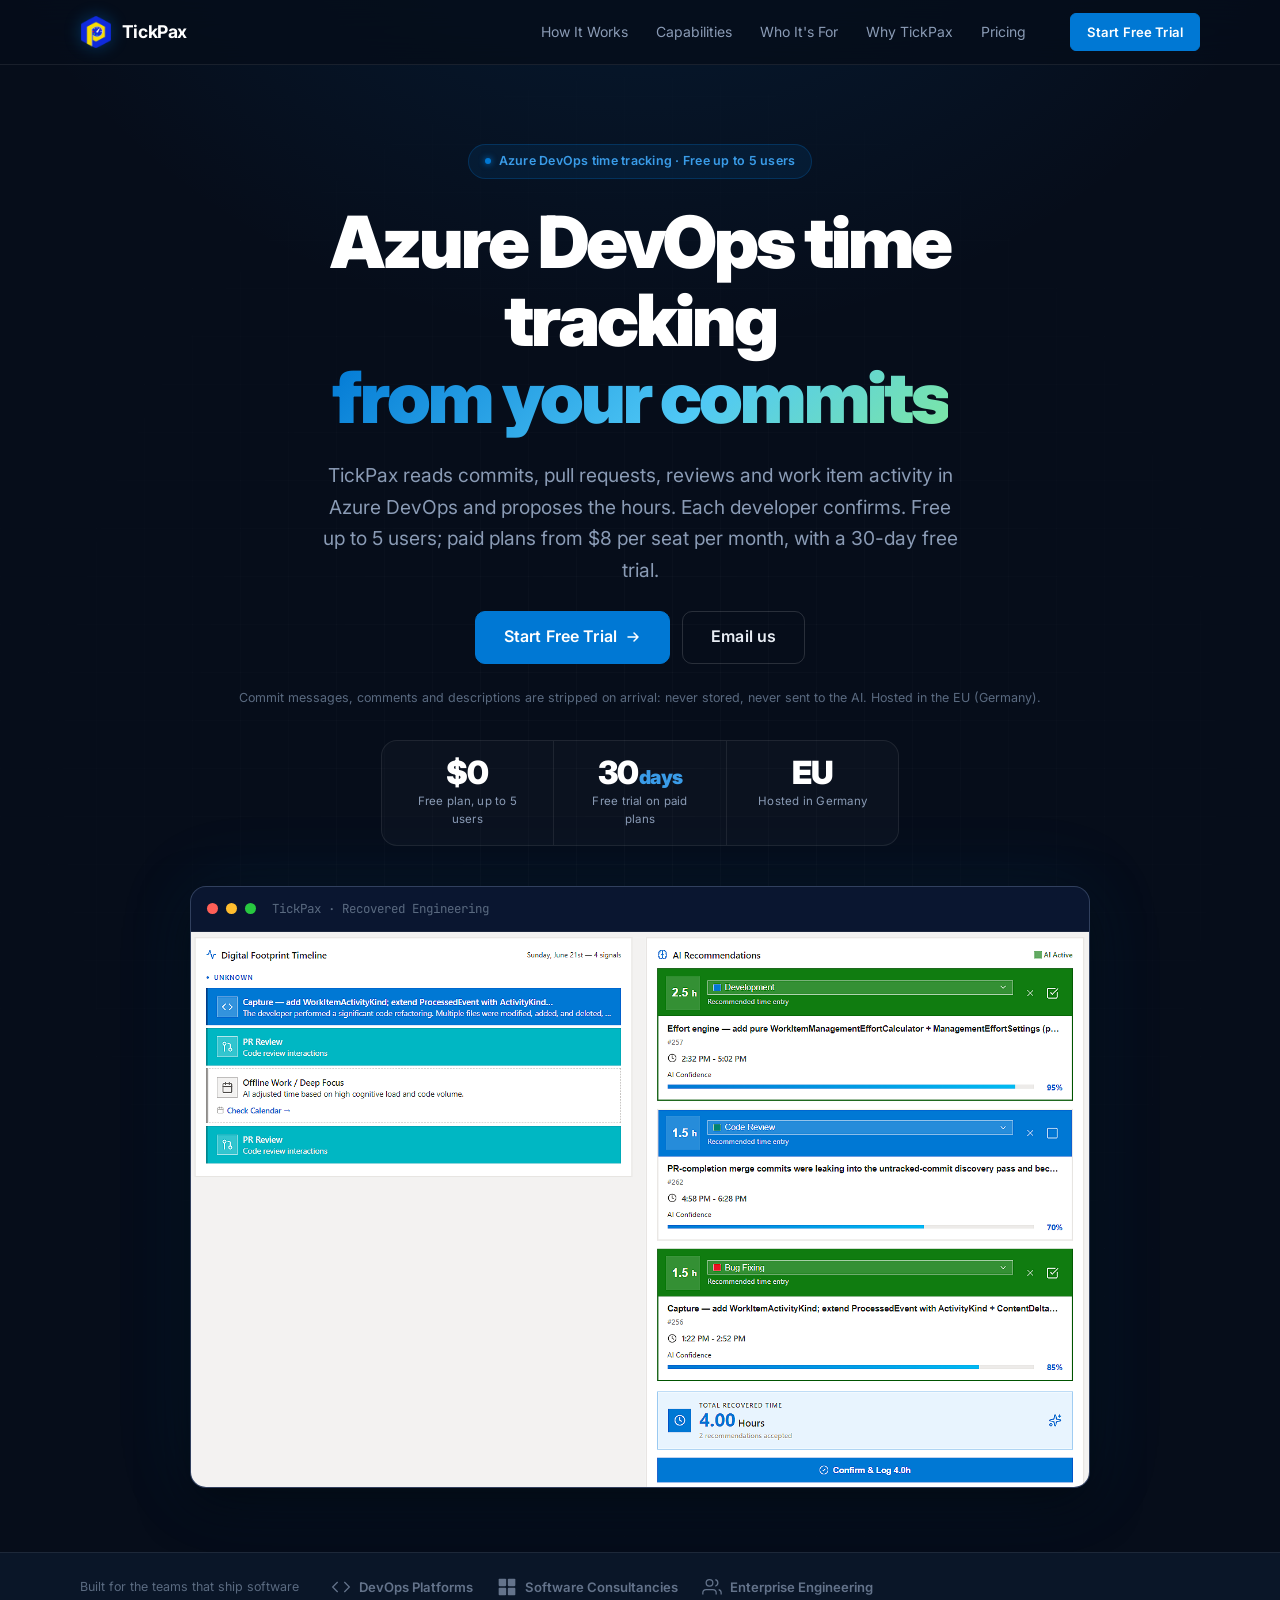
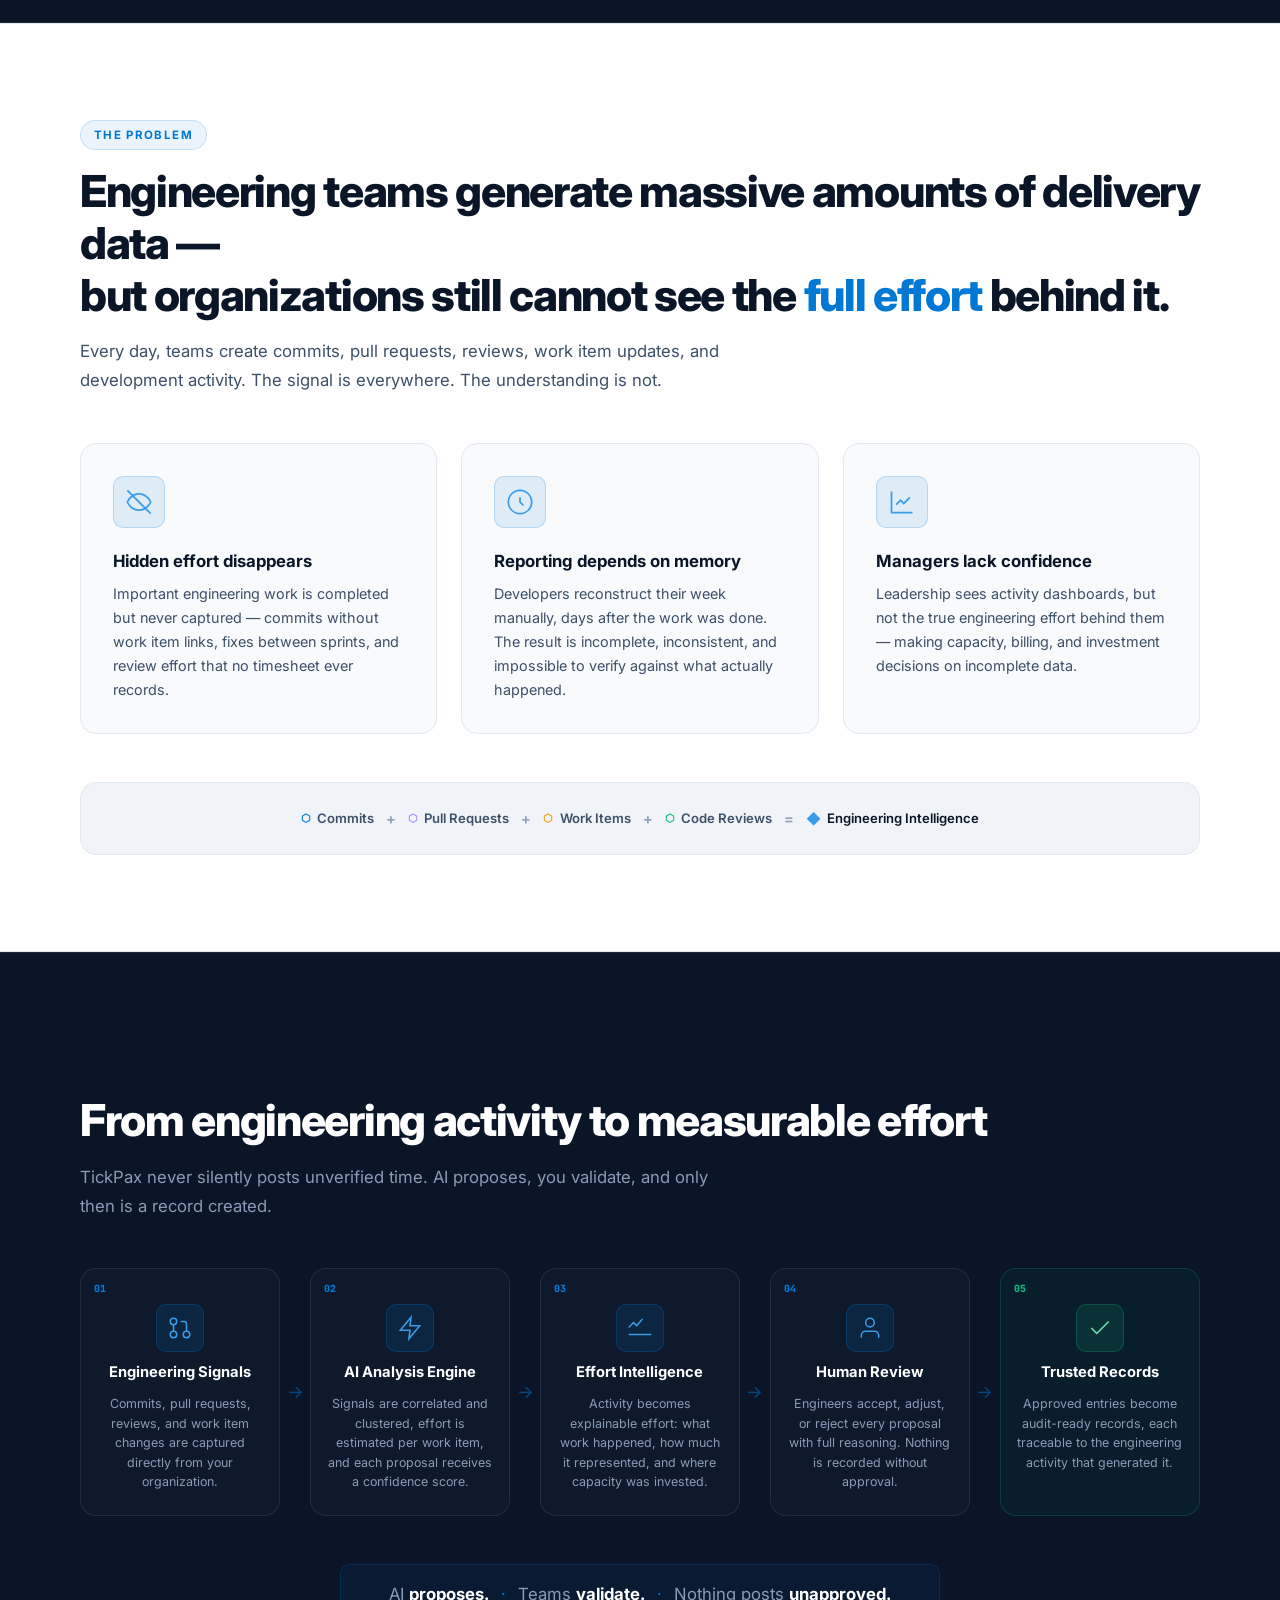
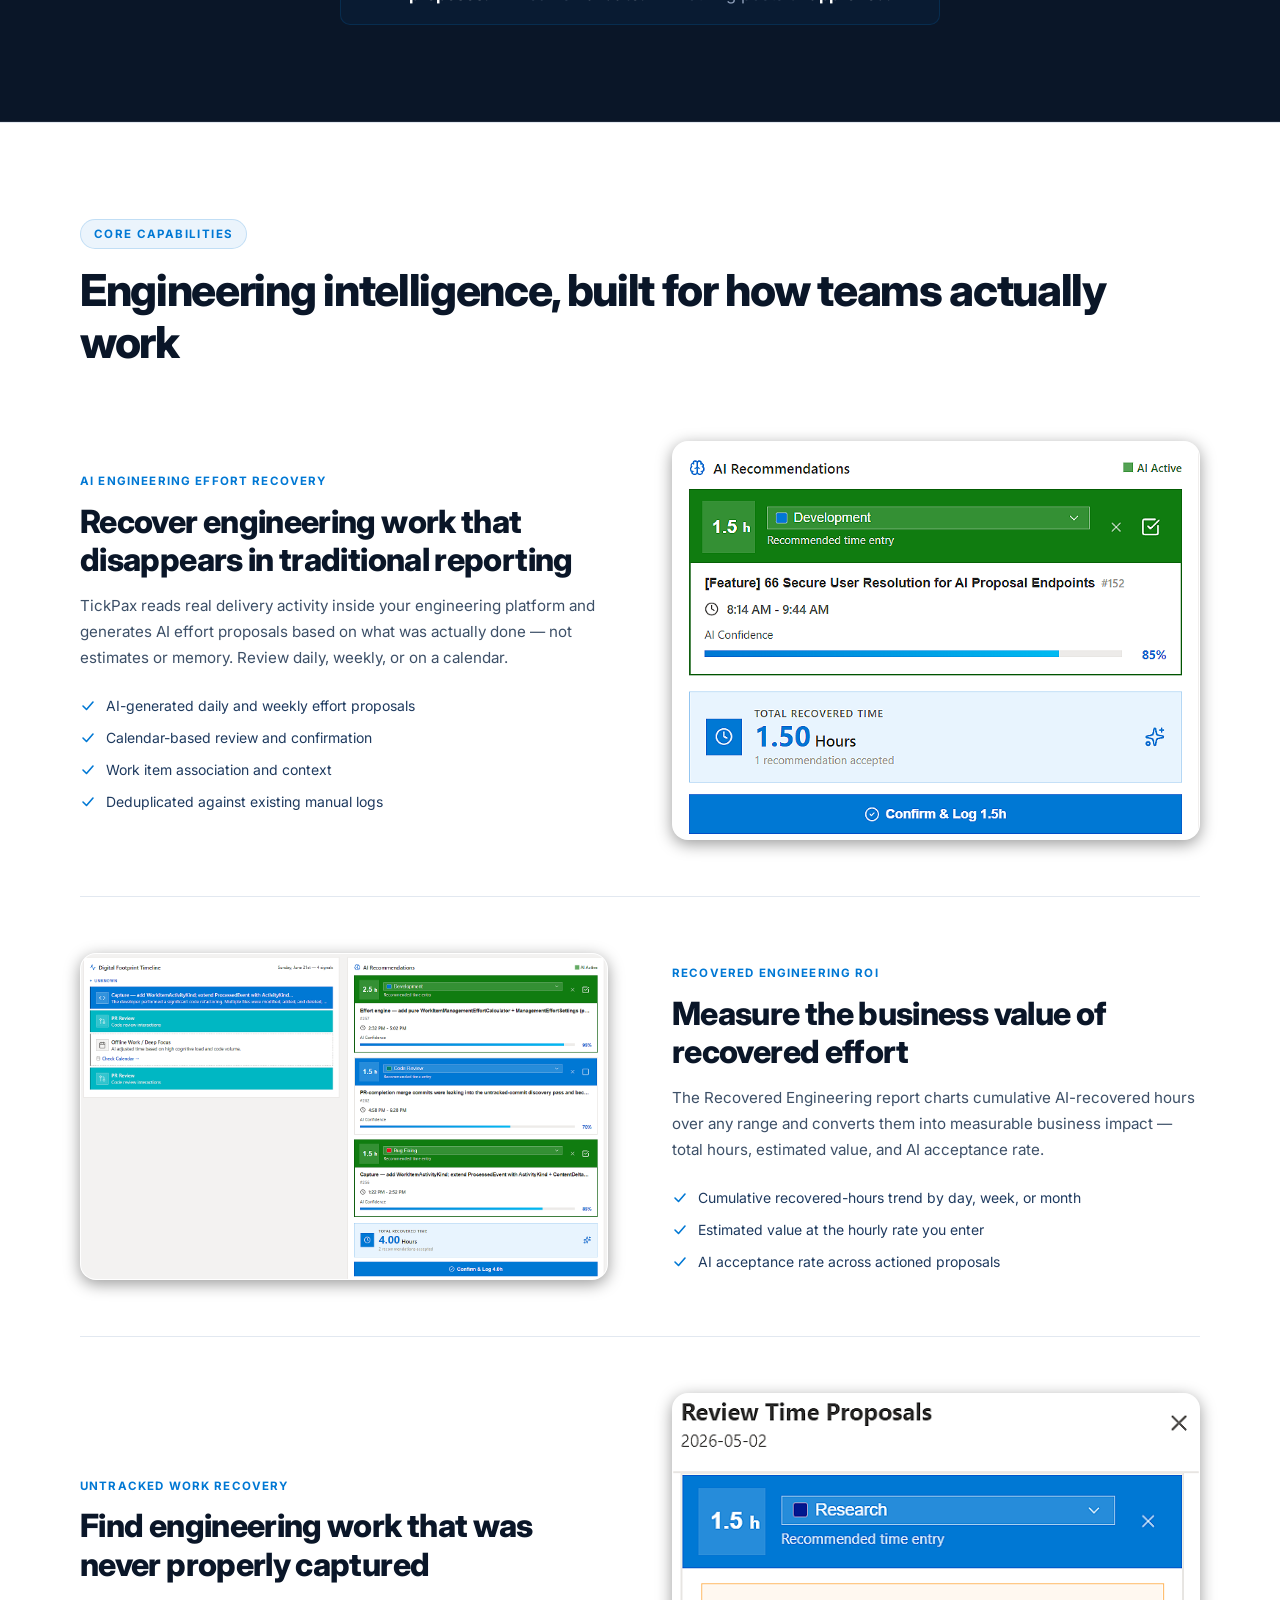
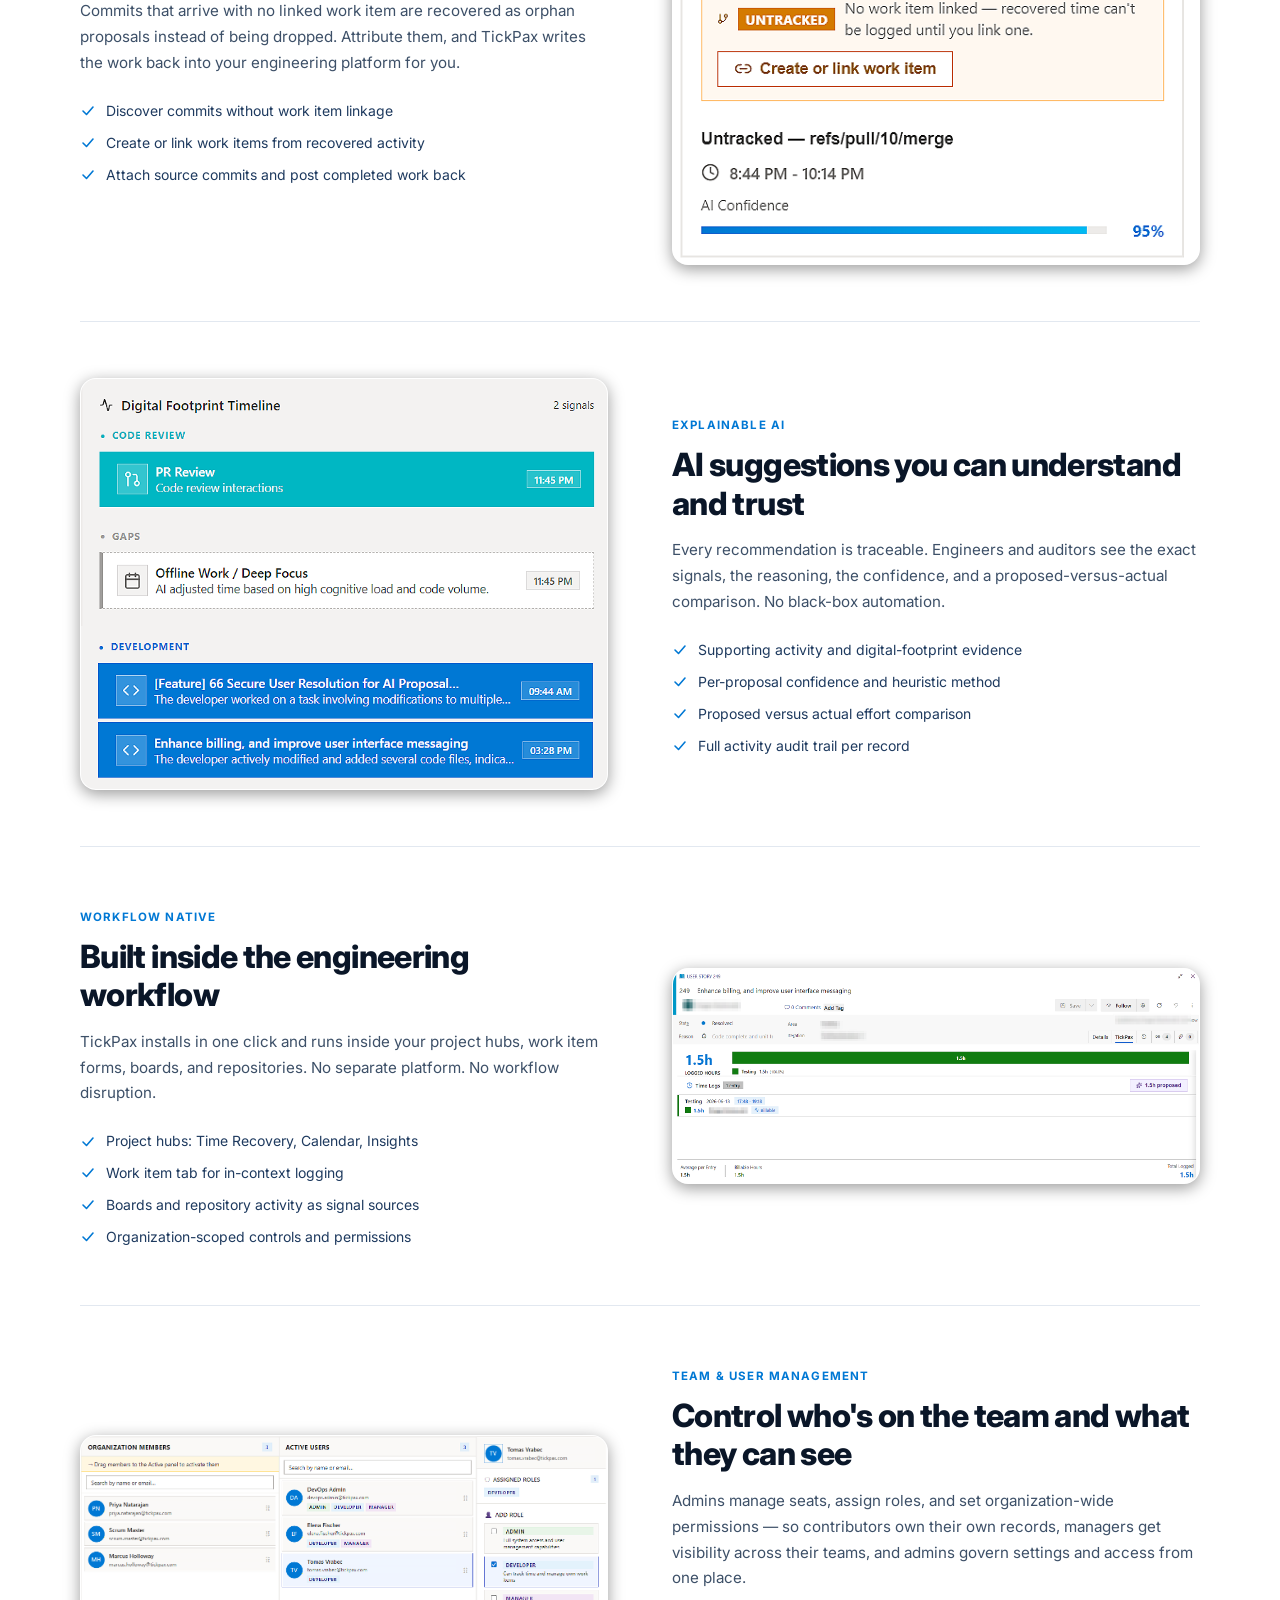
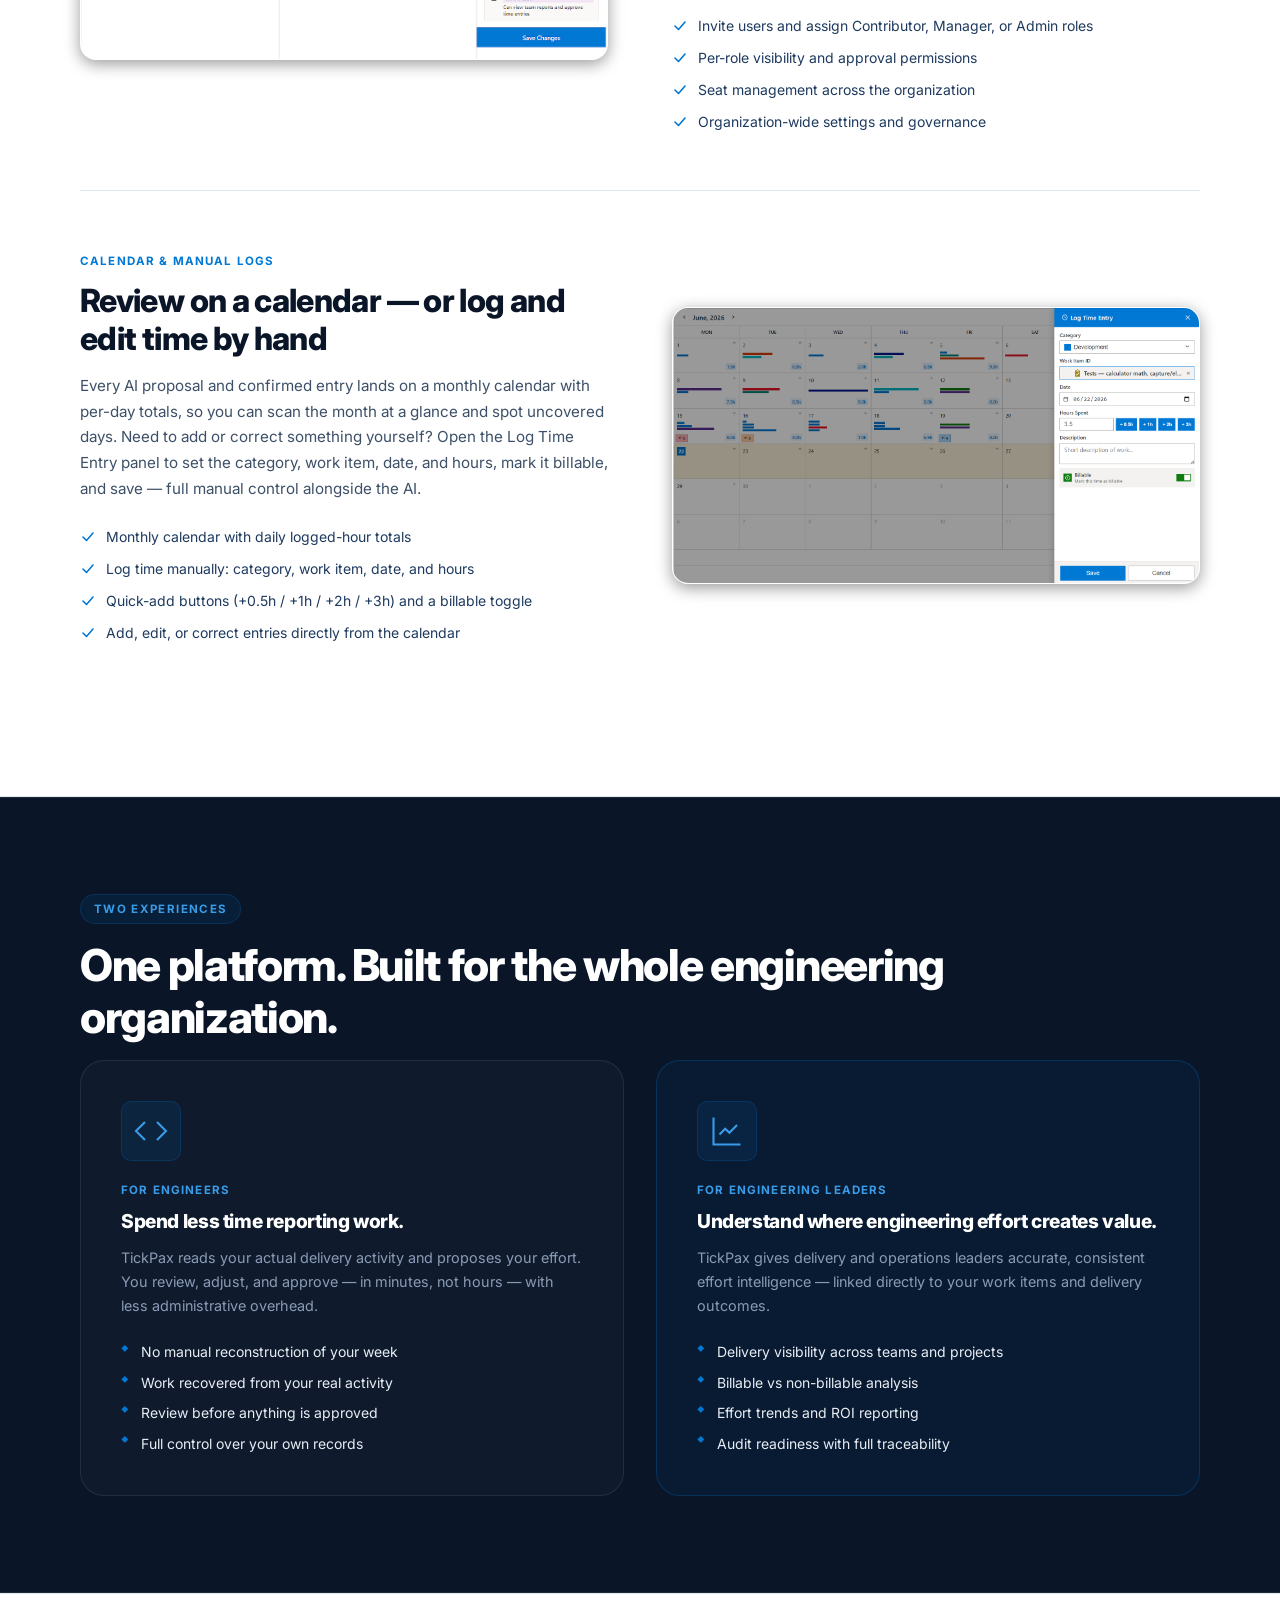
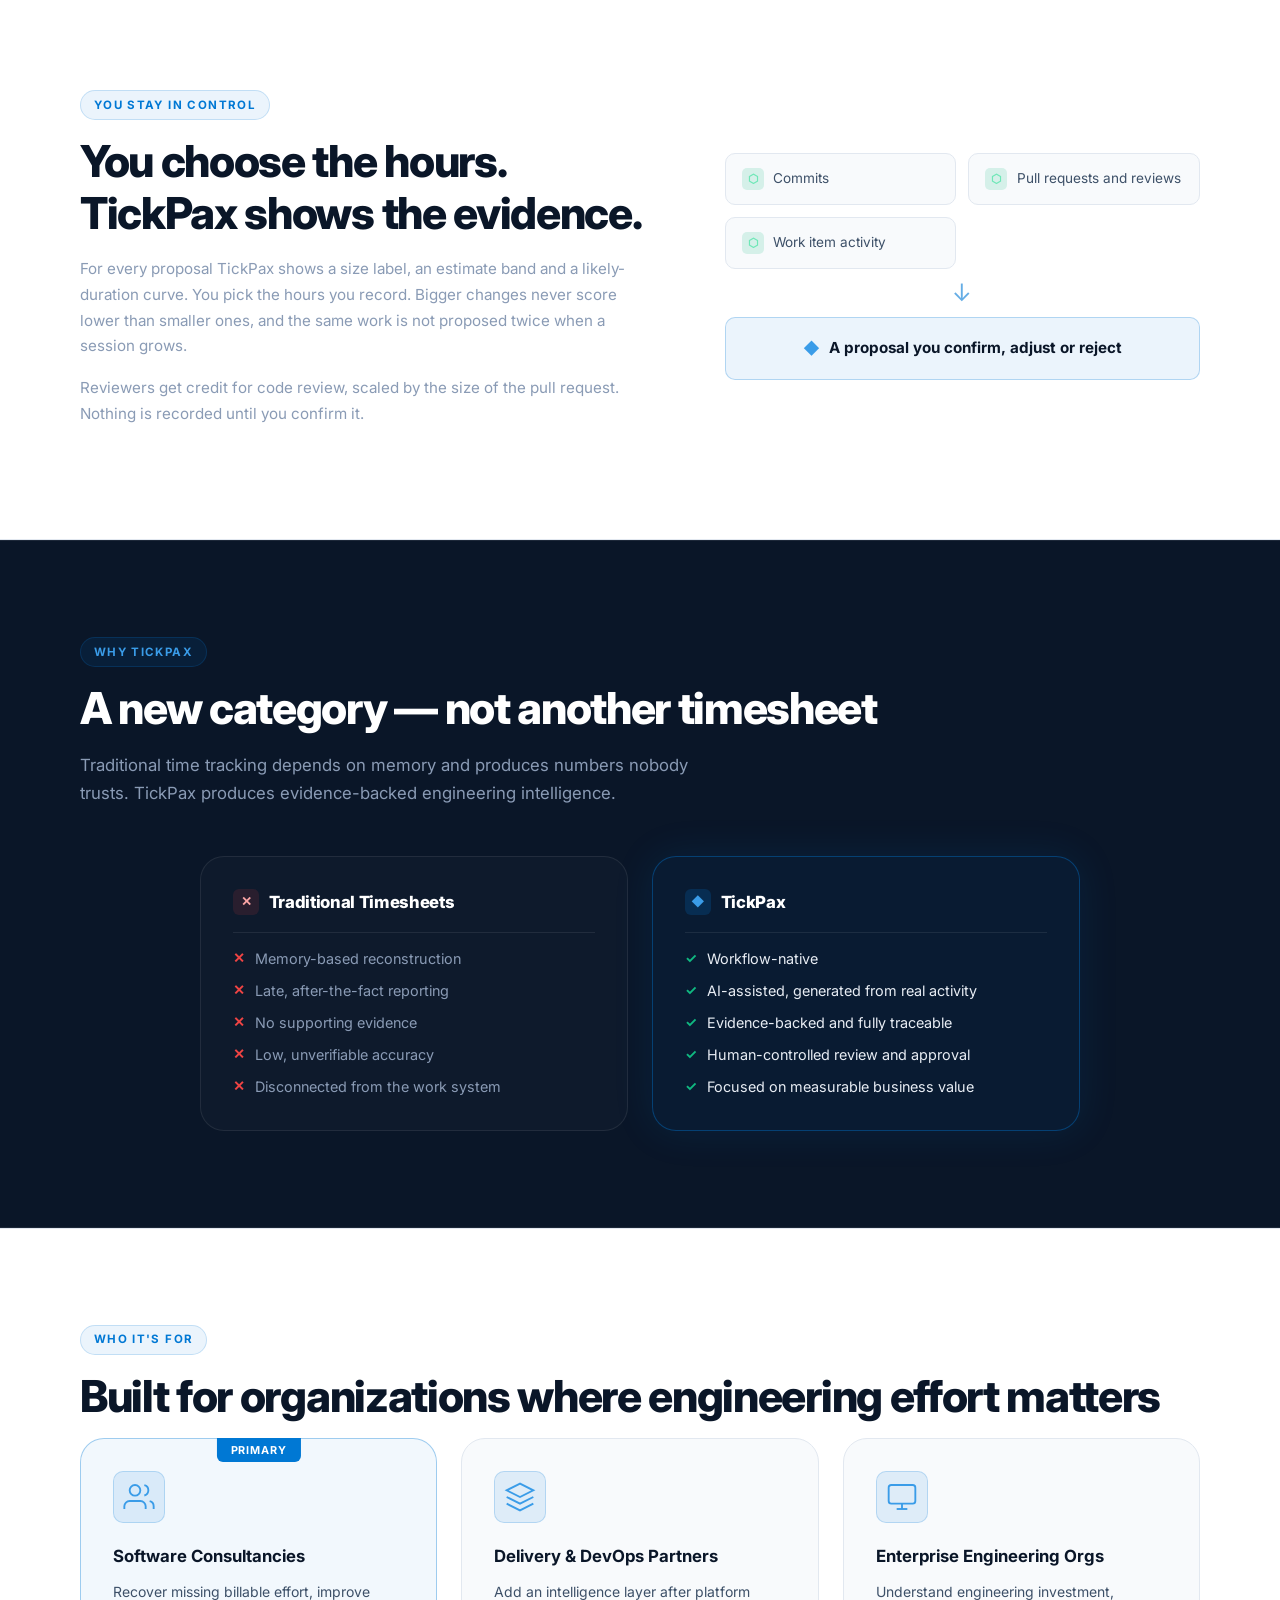
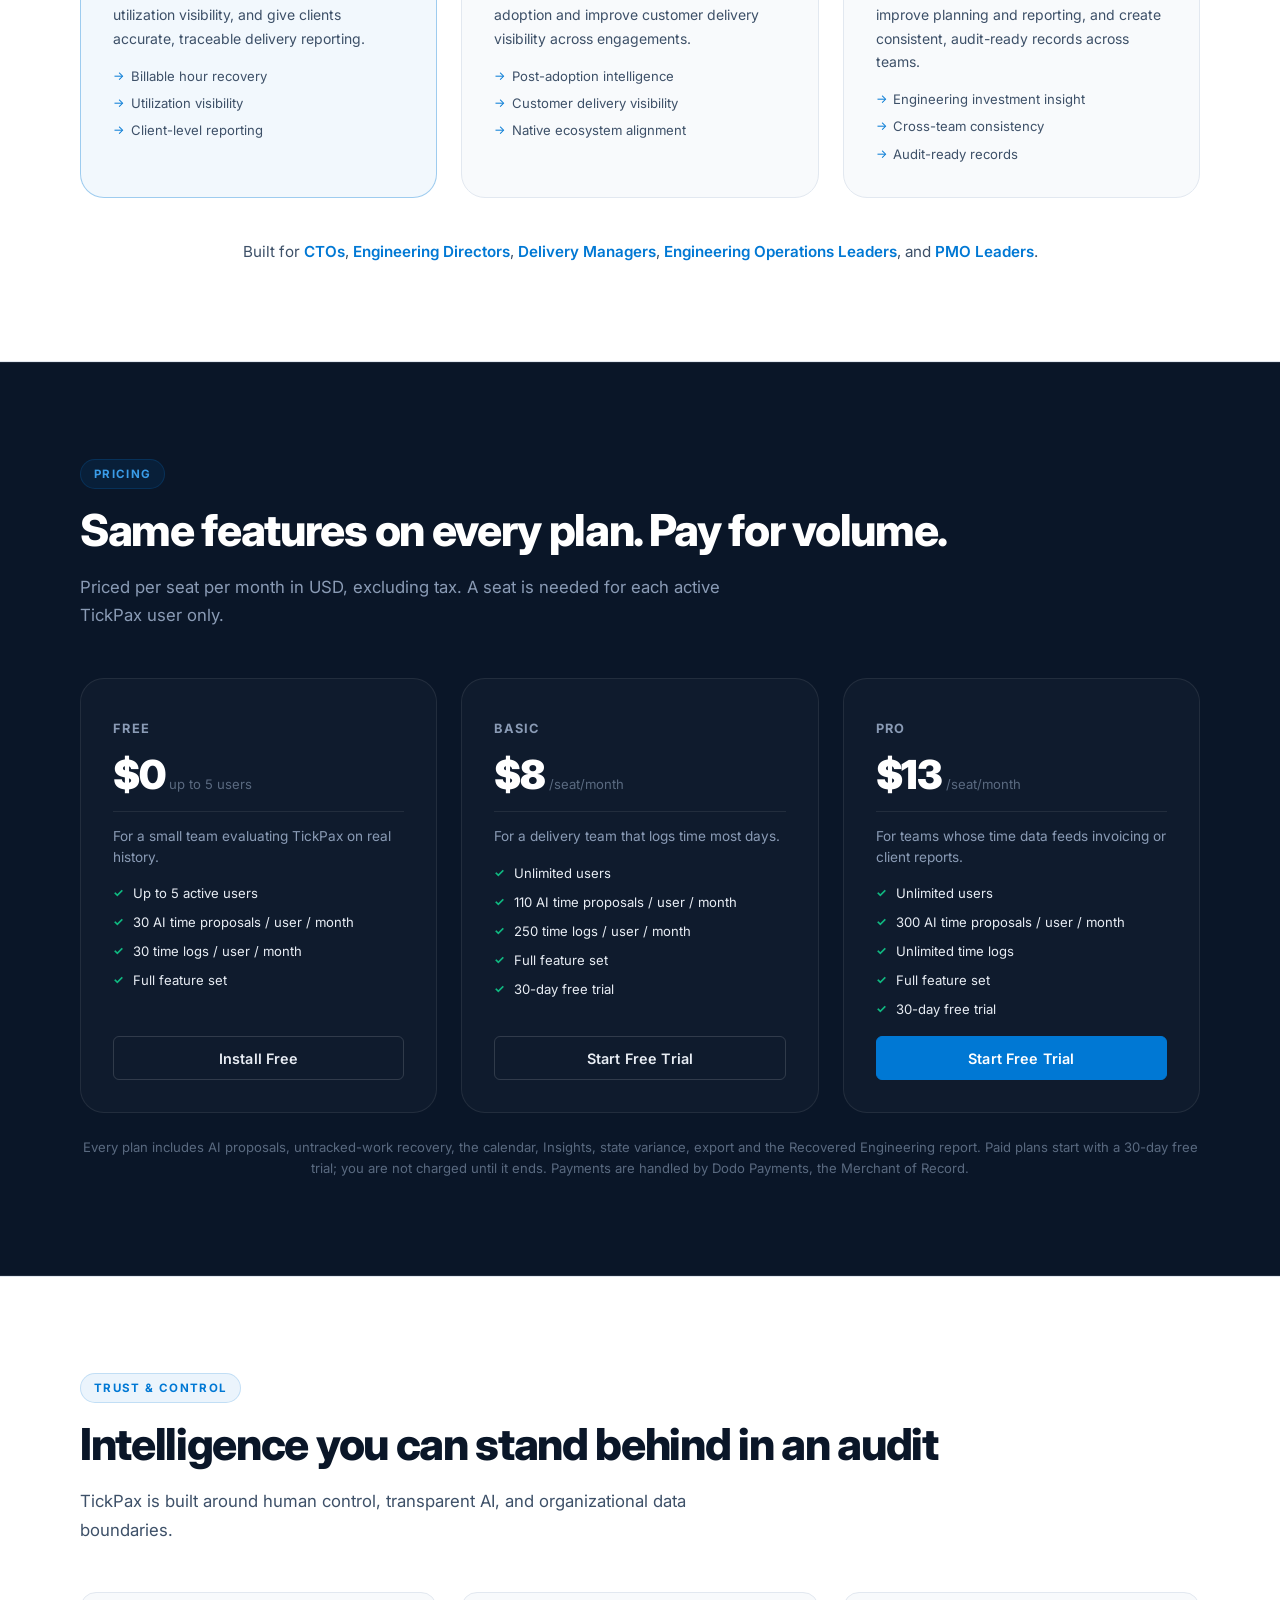
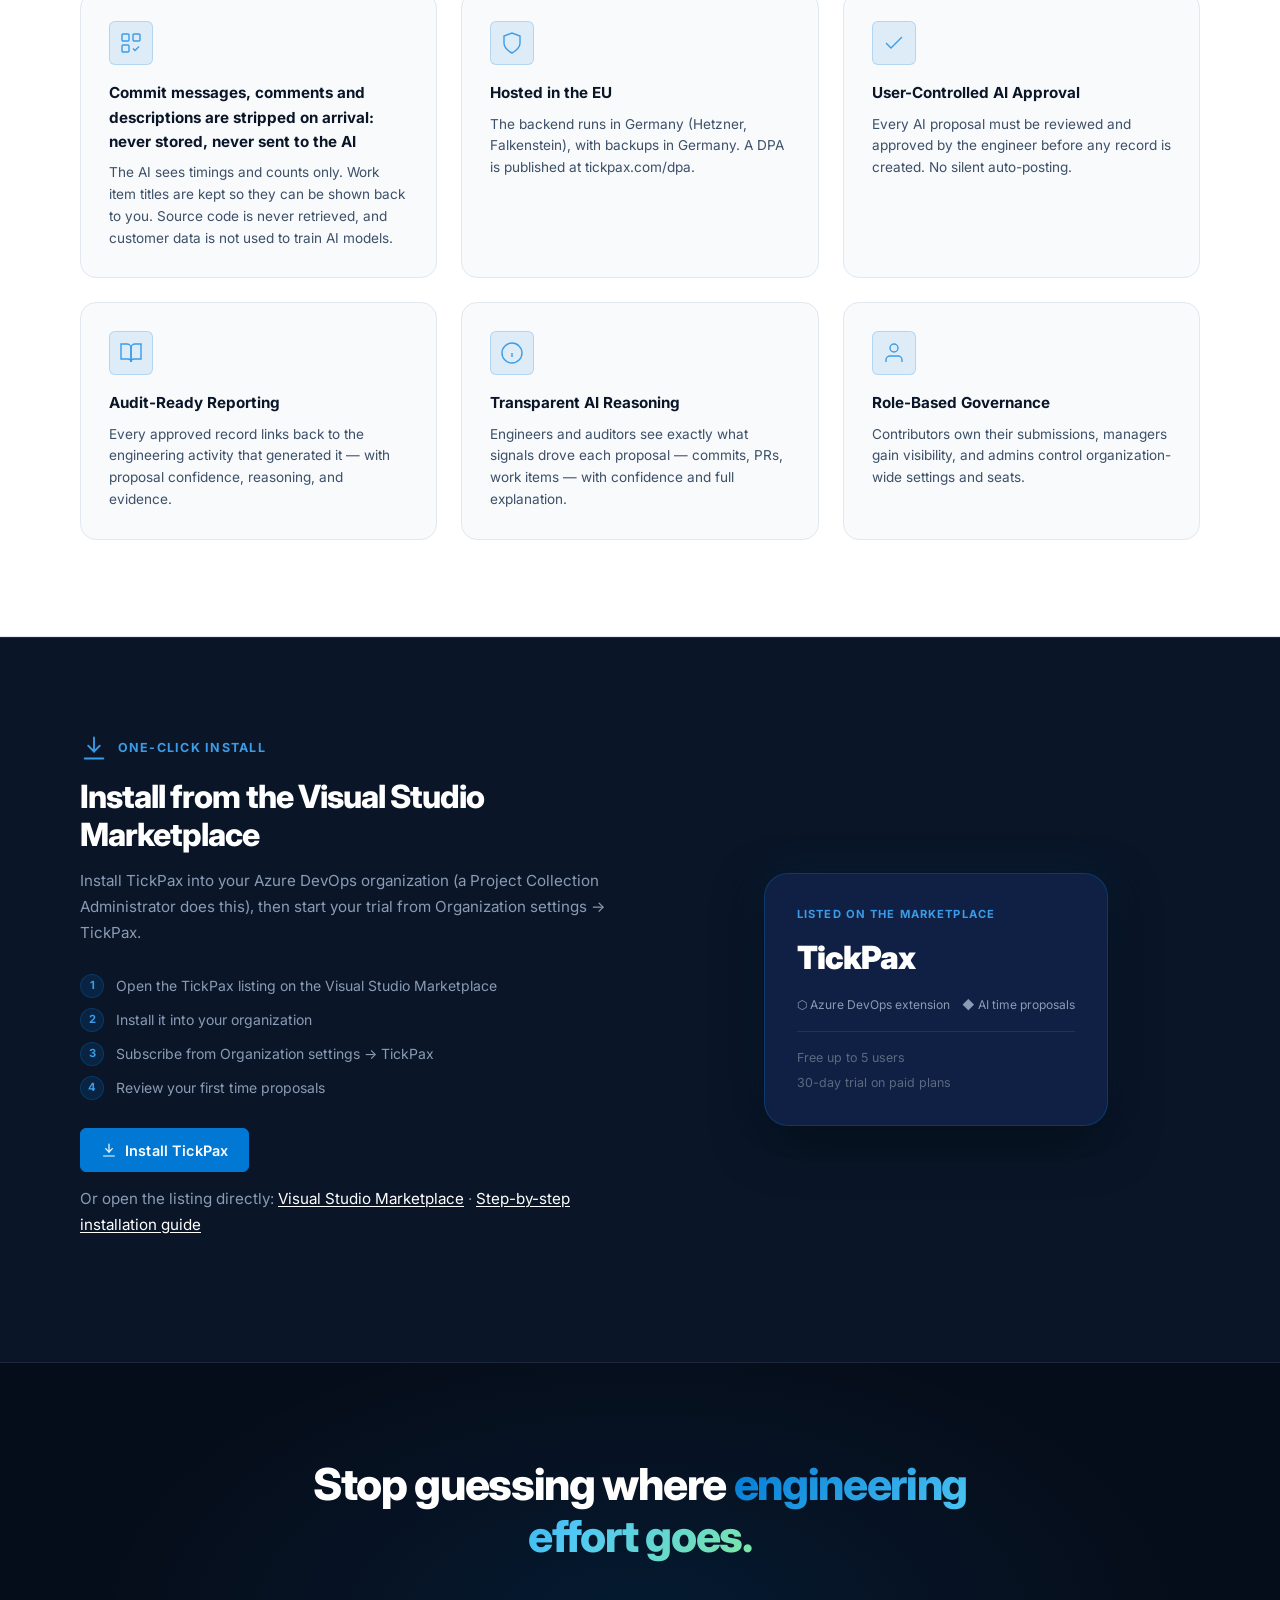
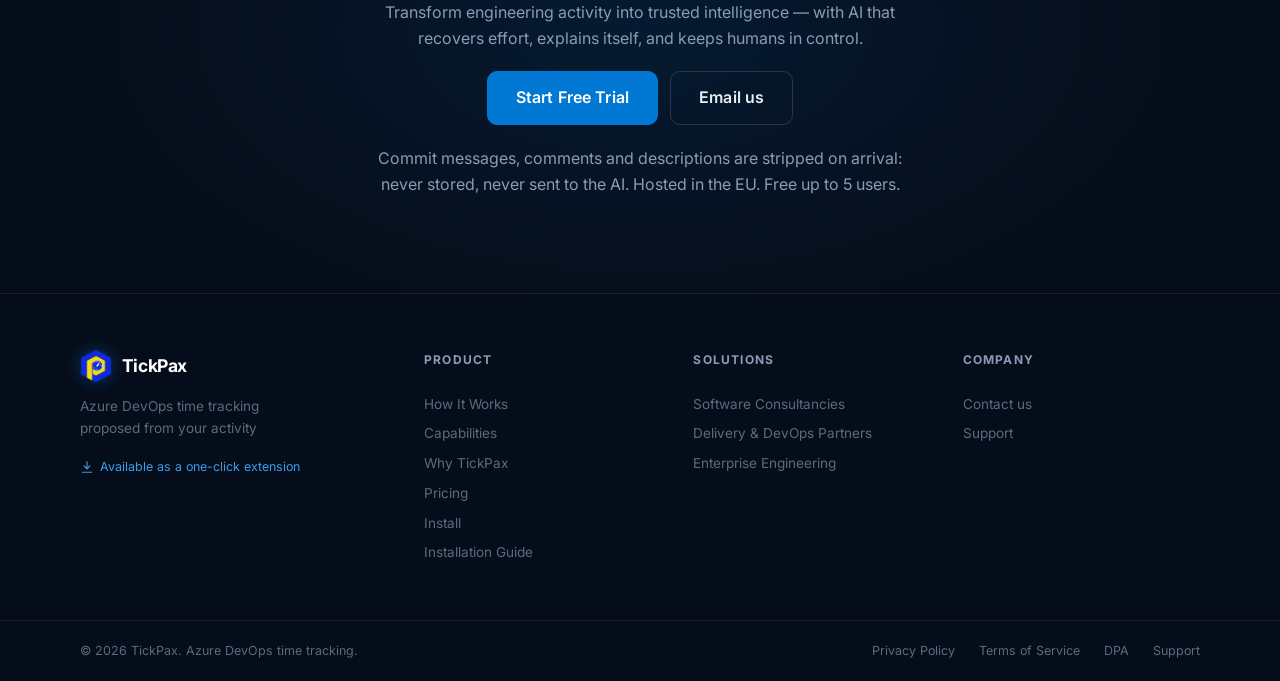
<file: index.html>
<!DOCTYPE html>
<html lang="en">
<head>
  <meta charset="UTF-8" />
  <meta name="viewport" content="width=device-width, initial-scale=1.0" />
  <title>TickPax – Azure DevOps Time Tracking, Proposed From Your Commits</title>
  <meta name="description" content="Azure DevOps time tracking that fills itself in. TickPax proposes your hours from commits, pull requests, reviews and work item activity; you confirm. Free up to 5 users, paid plans from $8 per seat per month, 30-day trial." />
  <meta name="keywords" content="Azure DevOps time tracking, Azure DevOps timesheet, Azure DevOps time tracking extension, recover unbilled hours, AI time proposals, Azure DevOps extension" />
  <meta name="robots" content="index, follow" />
  <meta name="theme-color" content="#0a1628" />

  <!-- Canonical -->
  <link rel="canonical" href="https://tickpax.com" />

  <!-- Open Graph -->
  <meta property="og:site_name" content="TickPax" />
  <meta property="og:locale" content="en_US" />
  <meta property="og:type" content="website" />
  <meta property="og:url" content="https://tickpax.com" />
  <meta property="og:title" content="TickPax – Azure DevOps Time Tracking, Proposed From Your Commits" />
  <meta property="og:description" content="TickPax reads your Azure DevOps activity and proposes the hours; each developer confirms. Commit messages, comments and descriptions are stripped on arrival: never stored, never sent to the AI. Hosted in the EU." />
  <meta property="og:image" content="https://tickpax.com/assets/og-image.png" />
  <meta property="og:image:width" content="1200" />
  <meta property="og:image:height" content="630" />
  <meta property="og:image:alt" content="TickPax — Azure DevOps time tracking" />

  <!-- Twitter Card -->
  <meta name="twitter:card" content="summary_large_image" />
  <meta name="twitter:title" content="TickPax – Azure DevOps Time Tracking" />
  <meta name="twitter:description" content="TickPax proposes your Azure DevOps hours from commits, PRs and work items. You confirm. Free up to 5 users." />
  <meta name="twitter:image" content="https://tickpax.com/assets/og-image.png" />

  <!-- Favicon -->
  <link rel="icon" type="image/png" href="assets/icon.png" />
  <link rel="apple-touch-icon" href="assets/icon.png" />

  <!-- Fonts -->
  <link rel="preconnect" href="https://fonts.googleapis.com" />
  <link rel="preconnect" href="https://fonts.gstatic.com" crossorigin />
  <link href="https://fonts.googleapis.com/css2?family=Inter:wght@300;400;500;600;700;800;900&family=JetBrains+Mono:wght@400;500&display=swap" rel="stylesheet" />

  <link rel="stylesheet" href="styles.css" />

  <!-- Structured data: SoftwareApplication -->
  <script type="application/ld+json">
  {
    "@context": "https://schema.org",
    "@type": "SoftwareApplication",
    "name": "TickPax",
    "applicationCategory": "BusinessApplication",
    "operatingSystem": "Web",
    "description": "Azure DevOps time tracking extension. Proposes hours from commits, pull requests, reviews and work item activity; each developer confirms.",
    "installUrl": "https://marketplace.visualstudio.com/items?itemName=TickPax-Labs.tick-pax",
    "downloadUrl": "https://marketplace.visualstudio.com/items?itemName=TickPax-Labs.tick-pax",
    "offers": {
      "@type": "AggregateOffer",
      "lowPrice": "0",
      "highPrice": "13",
      "priceCurrency": "USD"
    }
  }
  </script>

  <!-- Structured data: Organization -->
  <script type="application/ld+json">
  {
    "@context": "https://schema.org",
    "@type": "Organization",
    "name": "TickPax",
    "url": "https://tickpax.com",
    "logo": "https://tickpax.com/assets/icon.png",
    "description": "TickPax is an Azure DevOps time tracking extension that proposes hours from delivery activity."
  }
  </script>
</head>
<body>

  <!-- ============================================================
       NAV
  ============================================================ -->
  <header class="nav-header" id="nav-header">
    <div class="container nav-inner">
      <a href="#" class="nav-logo" aria-label="TickPax home">
        <img src="assets/icon.png" alt="" class="logo-mark" width="32" height="32" />
        <span class="logo-text">TickPax</span>
      </a>

      <nav class="nav-links" role="navigation" aria-label="Primary">
        <a href="#how-it-works">How It Works</a>
        <a href="#capabilities">Capabilities</a>
        <a href="#audiences">Who It's For</a>
        <a href="#why">Why TickPax</a>
        <a href="#pricing">Pricing</a>
      </nav>

      <div class="nav-cta">
        <a href="https://marketplace.visualstudio.com/items?itemName=TickPax-Labs.tick-pax" class="btn btn-primary btn-sm" target="_blank" rel="noopener">Start Free Trial</a>
      </div>

      <button class="nav-toggle" aria-label="Toggle navigation" aria-expanded="false">
        <span></span><span></span><span></span>
      </button>
    </div>
  </header>

  <!-- Mobile Nav Drawer -->
  <div class="nav-drawer" id="nav-drawer" aria-hidden="true">
    <nav>
      <a href="#how-it-works">How It Works</a>
      <a href="#capabilities">Capabilities</a>
      <a href="#audiences">Who It's For</a>
      <a href="#why">Why TickPax</a>
      <a href="#pricing">Pricing</a>
      <a href="https://marketplace.visualstudio.com/items?itemName=TickPax-Labs.tick-pax" class="btn btn-primary" style="margin-top:1rem;display:inline-block;" target="_blank" rel="noopener">Start Free Trial</a>
    </nav>
  </div>

  <main>

    <!-- ============================================================
         HERO
    ============================================================ -->
    <section class="hero" id="hero" aria-labelledby="hero-headline">
      <div class="hero-bg-grid" aria-hidden="true"></div>
      <div class="container hero-inner">

        <div class="hero-badge">
          <span class="badge-dot"></span>
          Azure DevOps time tracking · Free up to 5 users
        </div>

        <h1 id="hero-headline" class="hero-headline">
          Azure DevOps time tracking<br />
          <span class="gradient-text">from your commits</span>
        </h1>

        <p class="hero-sub">
          TickPax reads commits, pull requests, reviews and work item activity in Azure DevOps and proposes the hours. Each developer confirms. Free up to 5 users; paid plans from $8 per seat per month, with a 30-day free trial.</p>

        <div class="hero-actions">
          <a href="https://marketplace.visualstudio.com/items?itemName=TickPax-Labs.tick-pax" class="btn btn-primary btn-lg" target="_blank" rel="noopener">
            Start Free Trial
            <svg width="16" height="16" viewBox="0 0 16 16" fill="none" aria-hidden="true"><path d="M3 8h10M9 4l4 4-4 4" stroke="currentColor" stroke-width="1.5" stroke-linecap="round" stroke-linejoin="round"/></svg>
          </a>
          <a href="mailto:contact@tickpax.com" class="btn btn-outline btn-lg">
            Email us
          </a>
        </div>

        <p class="hero-disclaimer">Commit messages, comments and descriptions are stripped on arrival: never stored, never sent to the AI. Hosted in the EU (Germany).</p>

        <!-- Hero metric strip -->
        <div class="hero-metrics" aria-label="Pricing and hosting at a glance">
          <div class="hero-metric">
            <span class="hm-value"><span class="hm-num">$0</span></span>
            <span class="hm-label">Free plan, up to 5 users</span>
          </div>
          <div class="hero-metric">
            <span class="hm-value"><span class="hm-num">30</span><span class="hm-unit">days</span></span>
            <span class="hm-label">Free trial on paid plans</span>
          </div>
          <div class="hero-metric">
            <span class="hm-value"><span class="hm-num">EU</span></span>
            <span class="hm-label">Hosted in Germany</span>
          </div>
        </div>

        <!-- Product Dashboard Mockup -->
        <div class="hero-dashboard" aria-label="TickPax Recovered Engineering report preview">
          <div class="dashboard-chrome">
            <div class="dashboard-chrome-bar">
              <span class="chrome-dot red"></span>
              <span class="chrome-dot yellow"></span>
              <span class="chrome-dot green"></span>
              <span class="chrome-title">TickPax · Recovered Engineering</span>
            </div>
            <div class="dashboard-body dashboard-body-image">
              <img
                src="assets/recovered_engineering.png"
                alt="TickPax Recovered Engineering insights inside your engineering platform — cumulative recovered hours over time, with recovered hours, estimated value, and AI acceptance rate"
                class="dashboard-image"
                loading="lazy"
              />
            </div>
          </div>
        </div>

      </div>
    </section>

    <!-- ============================================================
         LOGOS / SOCIAL PROOF BAR
    ============================================================ -->
    <section class="proof-bar" aria-label="Built for engineering ecosystems">
      <div class="container proof-inner">
        <p class="proof-label">Built for the teams that ship software</p>
        <div class="proof-logos">
          <div class="proof-logo-item">
            <svg width="20" height="20" viewBox="0 0 24 24" fill="none" stroke="currentColor" stroke-width="1.5" aria-hidden="true"><polyline points="16 18 22 12 16 6"/><polyline points="8 6 2 12 8 18"/></svg>
            DevOps Platforms
          </div>
          <div class="proof-logo-item">
            <svg width="20" height="20" viewBox="0 0 24 24" fill="currentColor" aria-hidden="true"><rect x="2" y="2" width="9" height="9" rx="1"/><rect x="13" y="2" width="9" height="9" rx="1"/><rect x="2" y="13" width="9" height="9" rx="1"/><rect x="13" y="13" width="9" height="9" rx="1"/></svg>
            Software Consultancies
          </div>
          <div class="proof-logo-item">
            <svg width="20" height="20" viewBox="0 0 24 24" fill="none" stroke="currentColor" stroke-width="1.5" aria-hidden="true"><path d="M17 21v-2a4 4 0 0 0-4-4H5a4 4 0 0 0-4 4v2"/><circle cx="9" cy="7" r="4"/><path d="M23 21v-2a4 4 0 0 0-3-3.87M16 3.13a4 4 0 0 1 0 7.75"/></svg>
            Enterprise Engineering
          </div>
        </div>
      </div>
    </section>

    <!-- ============================================================
         PROBLEM
    ============================================================ -->
    <section class="problem section section-light" id="problem" aria-labelledby="problem-title">
      <div class="container">
        <div class="section-label">The Problem</div>
        <h2 id="problem-title" class="section-headline">
          Engineering teams generate massive amounts of delivery data —<br />
          but organizations still cannot see the <em>full effort</em> behind it.
        </h2>
        <p class="section-sub">
          Every day, teams create commits, pull requests, reviews, work item updates, and development activity. The signal is everywhere. The understanding is not.
        </p>

        <div class="problem-grid">
          <div class="problem-card">
            <div class="problem-icon">
              <svg width="28" height="28" viewBox="0 0 24 24" fill="none" stroke="currentColor" stroke-width="1.5" aria-hidden="true"><path d="M2 12s3-7 10-7 10 7 10 7-3 7-10 7-10-7-10-7z"/><line x1="2" y1="2" x2="22" y2="22"/></svg>
            </div>
            <h3>Hidden effort disappears</h3>
            <p>Important engineering work is completed but never captured — commits without work item links, fixes between sprints, and review effort that no timesheet ever records.</p>
          </div>
          <div class="problem-card">
            <div class="problem-icon">
              <svg width="28" height="28" viewBox="0 0 24 24" fill="none" stroke="currentColor" stroke-width="1.5" aria-hidden="true"><circle cx="12" cy="12" r="10"/><path d="M12 8v4l3 3"/></svg>
            </div>
            <h3>Reporting depends on memory</h3>
            <p>Developers reconstruct their week manually, days after the work was done. The result is incomplete, inconsistent, and impossible to verify against what actually happened.</p>
          </div>
          <div class="problem-card">
            <div class="problem-icon">
              <svg width="28" height="28" viewBox="0 0 24 24" fill="none" stroke="currentColor" stroke-width="1.5" aria-hidden="true"><path d="M3 3v18h18"/><path d="M18.7 8l-5.1 5.2-2.8-2.7L7 14.3"/></svg>
            </div>
            <h3>Managers lack confidence</h3>
            <p>Leadership sees activity dashboards, but not the true engineering effort behind them — making capacity, billing, and investment decisions on incomplete data.</p>
          </div>
        </div>

        <!-- Data signals strip -->
        <div class="signal-strip">
          <div class="signal-item">
            <span class="signal-icon commit">⬡</span>
            <span>Commits</span>
          </div>
          <div class="signal-sep">+</div>
          <div class="signal-item">
            <span class="signal-icon pr">⬡</span>
            <span>Pull Requests</span>
          </div>
          <div class="signal-sep">+</div>
          <div class="signal-item">
            <span class="signal-icon wi">⬡</span>
            <span>Work Items</span>
          </div>
          <div class="signal-sep">+</div>
          <div class="signal-item">
            <span class="signal-icon review">⬡</span>
            <span>Code Reviews</span>
          </div>
          <div class="signal-sep">=</div>
          <div class="signal-item result">
            <span class="signal-icon ai-sig">◆</span>
            <span>Engineering Intelligence</span>
          </div>
        </div>
      </div>
    </section>

    <!-- ============================================================
         SOLUTION / HOW IT WORKS
    ============================================================ -->
    <section class="how-it-works section section-dark" id="how-it-works" aria-labelledby="hiw-title">
      <div class="container">
        <div class="section-label">The Solution</div>
        <h2 id="hiw-title" class="section-headline">From engineering activity to measurable effort</h2>
        <p class="section-sub">TickPax never silently posts unverified time. AI proposes, you validate, and only then is a record created.</p>

        <div class="solution-flow">
          <div class="flow-node">
            <span class="flow-node-num">01</span>
            <div class="flow-node-icon">
              <svg width="26" height="26" viewBox="0 0 24 24" fill="none" stroke="currentColor" stroke-width="1.4" stroke-linecap="round" stroke-linejoin="round" aria-hidden="true"><circle cx="6" cy="6" r="3"/><circle cx="6" cy="18" r="3"/><path d="M6 9v6"/><circle cx="18" cy="18" r="3"/><path d="M13 6h3a2 2 0 0 1 2 2v7"/></svg>
            </div>
            <h3>Engineering Signals</h3>
            <p>Commits, pull requests, reviews, and work item changes are captured directly from your organization.</p>
          </div>
          <div class="flow-arrow" aria-hidden="true">→</div>
          <div class="flow-node">
            <span class="flow-node-num">02</span>
            <div class="flow-node-icon">
              <svg width="26" height="26" viewBox="0 0 24 24" fill="none" stroke="currentColor" stroke-width="1.4" aria-hidden="true"><polygon points="13 2 3 14 12 14 11 22 21 10 12 10 13 2"/></svg>
            </div>
            <h3>AI Analysis Engine</h3>
            <p>Signals are correlated and clustered, effort is estimated per work item, and each proposal receives a confidence score.</p>
          </div>
          <div class="flow-arrow" aria-hidden="true">→</div>
          <div class="flow-node">
            <span class="flow-node-num">03</span>
            <div class="flow-node-icon">
              <svg width="26" height="26" viewBox="0 0 24 24" fill="none" stroke="currentColor" stroke-width="1.4" aria-hidden="true"><path d="M2 11l4-4 3 3 5-6" stroke-linecap="round" stroke-linejoin="round"/><path d="M2 18h20" stroke-linecap="round"/></svg>
            </div>
            <h3>Effort Intelligence</h3>
            <p>Activity becomes explainable effort: what work happened, how much it represented, and where capacity was invested.</p>
          </div>
          <div class="flow-arrow" aria-hidden="true">→</div>
          <div class="flow-node">
            <span class="flow-node-num">04</span>
            <div class="flow-node-icon">
              <svg width="26" height="26" viewBox="0 0 24 24" fill="none" stroke="currentColor" stroke-width="1.4" aria-hidden="true"><path d="M20 21v-2a4 4 0 0 0-4-4H8a4 4 0 0 0-4 4v2"/><circle cx="12" cy="7" r="4"/></svg>
            </div>
            <h3>Human Review</h3>
            <p>Engineers accept, adjust, or reject every proposal with full reasoning. Nothing is recorded without approval.</p>
          </div>
          <div class="flow-arrow" aria-hidden="true">→</div>
          <div class="flow-node flow-node-final">
            <span class="flow-node-num">05</span>
            <div class="flow-node-icon">
              <svg width="26" height="26" viewBox="0 0 24 24" fill="none" stroke="currentColor" stroke-width="1.4" aria-hidden="true"><polyline points="20 6 9 17 4 12"/></svg>
            </div>
            <h3>Trusted Records</h3>
            <p>Approved entries become audit-ready records, each traceable to the engineering activity that generated it.</p>
          </div>
        </div>

        <div class="solution-mantra">
          <span class="mantra-item">AI <strong>proposes.</strong></span>
          <span class="mantra-dot">·</span>
          <span class="mantra-item">Teams <strong>validate.</strong></span>
          <span class="mantra-dot">·</span>
          <span class="mantra-item">Nothing posts <strong>unapproved.</strong></span>
        </div>
      </div>
    </section>

    <!-- ============================================================
         CORE PRODUCT CAPABILITIES
    ============================================================ -->
    <section class="features section section-light" id="capabilities" aria-labelledby="features-title">
      <div class="container">
        <div class="section-label">Core Capabilities</div>
        <h2 id="features-title" class="section-headline">Engineering intelligence, built for how teams actually work</h2>

        <!-- Capability 1: AI Engineering Effort Recovery -->
        <div class="feature-block">
          <div class="feature-text">
            <div class="feature-tag">AI Engineering Effort Recovery</div>
            <h3>Recover engineering work that disappears in traditional reporting</h3>
            <p>TickPax reads real delivery activity inside your engineering platform and generates AI effort proposals based on what was actually done — not estimates or memory. Review daily, weekly, or on a calendar.</p>
            <ul class="feature-list">
              <li>
                <svg width="16" height="16" viewBox="0 0 16 16" fill="none" aria-hidden="true"><path d="M3 8l3.5 3.5L13 4" stroke="var(--color-accent)" stroke-width="1.6" stroke-linecap="round" stroke-linejoin="round"/></svg>
                AI-generated daily and weekly effort proposals
              </li>
              <li>
                <svg width="16" height="16" viewBox="0 0 16 16" fill="none" aria-hidden="true"><path d="M3 8l3.5 3.5L13 4" stroke="var(--color-accent)" stroke-width="1.6" stroke-linecap="round" stroke-linejoin="round"/></svg>
                Calendar-based review and confirmation
              </li>
              <li>
                <svg width="16" height="16" viewBox="0 0 16 16" fill="none" aria-hidden="true"><path d="M3 8l3.5 3.5L13 4" stroke="var(--color-accent)" stroke-width="1.6" stroke-linecap="round" stroke-linejoin="round"/></svg>
                Work item association and context
              </li>
              <li>
                <svg width="16" height="16" viewBox="0 0 16 16" fill="none" aria-hidden="true"><path d="M3 8l3.5 3.5L13 4" stroke="var(--color-accent)" stroke-width="1.6" stroke-linecap="round" stroke-linejoin="round"/></svg>
                Deduplicated against existing manual logs
              </li>
            </ul>
          </div>
          <div class="feature-visual feature-visual-floating">
            <div class="feature-screenshot" aria-label="AI daily effort recovery recommendation">
              <div class="screenshot-placeholder screenshot-placeholder-image">
                <img
                  src="assets/recovered_daily.png"
                  alt="TickPax AI Recommendations — a daily recovered time entry of 1.5 hours for a feature work item, with 85% AI confidence and a Confirm &amp; Log action"
                  class="screenshot-image"
                  loading="lazy"
                />
              </div>
            </div>
          </div>
        </div>

        <!-- Capability 2: Recovered Engineering ROI -->
        <div class="feature-block reverse">
          <div class="feature-text">
            <div class="feature-tag">Recovered Engineering ROI</div>
            <h3>Measure the business value of recovered effort</h3>
            <p>The Recovered Engineering report charts cumulative AI-recovered hours over any range and converts them into measurable business impact — total hours, estimated value, and AI acceptance rate.</p>
            <ul class="feature-list">
              <li>
                <svg width="16" height="16" viewBox="0 0 16 16" fill="none" aria-hidden="true"><path d="M3 8l3.5 3.5L13 4" stroke="var(--color-accent)" stroke-width="1.6" stroke-linecap="round" stroke-linejoin="round"/></svg>
                Cumulative recovered-hours trend by day, week, or month
              </li>
              <li>
                <svg width="16" height="16" viewBox="0 0 16 16" fill="none" aria-hidden="true"><path d="M3 8l3.5 3.5L13 4" stroke="var(--color-accent)" stroke-width="1.6" stroke-linecap="round" stroke-linejoin="round"/></svg>
                Estimated value at the hourly rate you enter
              </li>
              <li>
                <svg width="16" height="16" viewBox="0 0 16 16" fill="none" aria-hidden="true"><path d="M3 8l3.5 3.5L13 4" stroke="var(--color-accent)" stroke-width="1.6" stroke-linecap="round" stroke-linejoin="round"/></svg>
                AI acceptance rate across actioned proposals
              </li>
            </ul>
          </div>
          <div class="feature-visual">
            <div class="feature-screenshot" aria-label="Recovered Engineering report">
              <div class="screenshot-placeholder screenshot-placeholder-image">
                <img
                  src="assets/recovered_engineering.png"
                  alt="TickPax Recovered Engineering report inside Azure DevOps, with recovered hours, estimated value and AI acceptance rate"
                  class="screenshot-image"
                  loading="lazy"
                />
              </div>
            </div>
          </div>
        </div>

        <!-- Capability 3: Untracked Work Recovery -->
        <div class="feature-block">
          <div class="feature-text">
            <div class="feature-tag">Untracked Work Recovery</div>
            <h3>Find engineering work that was never properly captured</h3>
            <p>Commits that arrive with no linked work item are recovered as orphan proposals instead of being dropped. Attribute them, and TickPax writes the work back into your engineering platform for you.</p>
            <ul class="feature-list">
              <li>
                <svg width="16" height="16" viewBox="0 0 16 16" fill="none" aria-hidden="true"><path d="M3 8l3.5 3.5L13 4" stroke="var(--color-accent)" stroke-width="1.6" stroke-linecap="round" stroke-linejoin="round"/></svg>
                Discover commits without work item linkage
              </li>
              <li>
                <svg width="16" height="16" viewBox="0 0 16 16" fill="none" aria-hidden="true"><path d="M3 8l3.5 3.5L13 4" stroke="var(--color-accent)" stroke-width="1.6" stroke-linecap="round" stroke-linejoin="round"/></svg>
                Create or link work items from recovered activity
              </li>
              <li>
                <svg width="16" height="16" viewBox="0 0 16 16" fill="none" aria-hidden="true"><path d="M3 8l3.5 3.5L13 4" stroke="var(--color-accent)" stroke-width="1.6" stroke-linecap="round" stroke-linejoin="round"/></svg>
                Attach source commits and post completed work back
              </li>
            </ul>
          </div>
          <div class="feature-visual">
            <div class="feature-screenshot" aria-label="Untracked work recovery preview">
              <div class="screenshot-placeholder screenshot-placeholder-image">
                <img
                  src="assets/recovered_untracked.png"
                  alt="TickPax untracked work recovery — a 1.5 hour recommended entry flagged as untracked with no linked work item, prompting the user to create or link a work item, recovered from refs/pull/10/merge at 95% AI confidence"
                  class="screenshot-image"
                  loading="lazy"
                />
              </div>
            </div>
          </div>
        </div>

        <!-- Capability 4: Explainable AI -->
        <div class="feature-block reverse">
          <div class="feature-text">
            <div class="feature-tag">Explainable AI</div>
            <h3>AI suggestions you can understand and trust</h3>
            <p>Every recommendation is traceable. Engineers and auditors see the exact signals, the reasoning, the confidence, and a proposed-versus-actual comparison. No black-box automation.</p>
            <ul class="feature-list">
              <li>
                <svg width="16" height="16" viewBox="0 0 16 16" fill="none" aria-hidden="true"><path d="M3 8l3.5 3.5L13 4" stroke="var(--color-accent)" stroke-width="1.6" stroke-linecap="round" stroke-linejoin="round"/></svg>
                Supporting activity and digital-footprint evidence
              </li>
              <li>
                <svg width="16" height="16" viewBox="0 0 16 16" fill="none" aria-hidden="true"><path d="M3 8l3.5 3.5L13 4" stroke="var(--color-accent)" stroke-width="1.6" stroke-linecap="round" stroke-linejoin="round"/></svg>
                Per-proposal confidence and heuristic method
              </li>
              <li>
                <svg width="16" height="16" viewBox="0 0 16 16" fill="none" aria-hidden="true"><path d="M3 8l3.5 3.5L13 4" stroke="var(--color-accent)" stroke-width="1.6" stroke-linecap="round" stroke-linejoin="round"/></svg>
                Proposed versus actual effort comparison
              </li>
              <li>
                <svg width="16" height="16" viewBox="0 0 16 16" fill="none" aria-hidden="true"><path d="M3 8l3.5 3.5L13 4" stroke="var(--color-accent)" stroke-width="1.6" stroke-linecap="round" stroke-linejoin="round"/></svg>
                Full activity audit trail per record
              </li>
            </ul>
          </div>
          <div class="feature-visual">
            <div class="feature-screenshot" aria-label="Explainable AI evidence preview">
              <div class="screenshot-placeholder screenshot-placeholder-image screenshot-stack">
                <img
                  src="assets/digital_footprint.png"
                  alt="TickPax Digital Footprint Timeline — code review PR interactions and AI-adjusted offline deep-focus work detected from activity gaps"
                  class="screenshot-image"
                  loading="lazy"
                />
                <img
                  src="assets/740.png"
                  alt="Development activity evidence — feature and billing work items with the source code activity the AI used to estimate effort"
                  class="screenshot-image"
                  loading="lazy"
                />
              </div>
            </div>
          </div>
        </div>

        <!-- Capability 5: Workflow Native -->
        <div class="feature-block">
          <div class="feature-text">
            <div class="feature-tag">Workflow Native</div>
            <h3>Built inside the engineering workflow</h3>
            <p>TickPax installs in one click and runs inside your project hubs, work item forms, boards, and repositories. No separate platform. No workflow disruption.</p>
            <ul class="feature-list">
              <li>
                <svg width="16" height="16" viewBox="0 0 16 16" fill="none" aria-hidden="true"><path d="M3 8l3.5 3.5L13 4" stroke="var(--color-accent)" stroke-width="1.6" stroke-linecap="round" stroke-linejoin="round"/></svg>
                Project hubs: Time Recovery, Calendar, Insights
              </li>
              <li>
                <svg width="16" height="16" viewBox="0 0 16 16" fill="none" aria-hidden="true"><path d="M3 8l3.5 3.5L13 4" stroke="var(--color-accent)" stroke-width="1.6" stroke-linecap="round" stroke-linejoin="round"/></svg>
                Work item tab for in-context logging
              </li>
              <li>
                <svg width="16" height="16" viewBox="0 0 16 16" fill="none" aria-hidden="true"><path d="M3 8l3.5 3.5L13 4" stroke="var(--color-accent)" stroke-width="1.6" stroke-linecap="round" stroke-linejoin="round"/></svg>
                Boards and repository activity as signal sources
              </li>
              <li>
                <svg width="16" height="16" viewBox="0 0 16 16" fill="none" aria-hidden="true"><path d="M3 8l3.5 3.5L13 4" stroke="var(--color-accent)" stroke-width="1.6" stroke-linecap="round" stroke-linejoin="round"/></svg>
                Organization-scoped controls and permissions
              </li>
            </ul>
          </div>
          <div class="feature-visual">
            <div class="feature-screenshot" aria-label="Workflow-native experience preview">
              <div class="screenshot-placeholder screenshot-placeholder-image">
                <img
                  src="assets/wi_details.png"
                  alt="TickPax tab inside a work item — User Story 249 showing 1.5h logged hours, a billable testing time log, and a 1.5h AI-proposed entry alongside the native Details and history tabs"
                  class="screenshot-image"
                  loading="lazy"
                />
              </div>
            </div>
          </div>
        </div>

        <!-- Capability 6: Team & User Management -->
        <div class="feature-block reverse">
          <div class="feature-text">
            <div class="feature-tag">Team &amp; User Management</div>
            <h3>Control who's on the team and what they can see</h3>
            <p>Admins manage seats, assign roles, and set organization-wide permissions — so contributors own their own records, managers get visibility across their teams, and admins govern settings and access from one place.</p>
            <ul class="feature-list">
              <li>
                <svg width="16" height="16" viewBox="0 0 16 16" fill="none" aria-hidden="true"><path d="M3 8l3.5 3.5L13 4" stroke="var(--color-accent)" stroke-width="1.6" stroke-linecap="round" stroke-linejoin="round"/></svg>
                Invite users and assign Contributor, Manager, or Admin roles
              </li>
              <li>
                <svg width="16" height="16" viewBox="0 0 16 16" fill="none" aria-hidden="true"><path d="M3 8l3.5 3.5L13 4" stroke="var(--color-accent)" stroke-width="1.6" stroke-linecap="round" stroke-linejoin="round"/></svg>
                Per-role visibility and approval permissions
              </li>
              <li>
                <svg width="16" height="16" viewBox="0 0 16 16" fill="none" aria-hidden="true"><path d="M3 8l3.5 3.5L13 4" stroke="var(--color-accent)" stroke-width="1.6" stroke-linecap="round" stroke-linejoin="round"/></svg>
                Seat management across the organization
              </li>
              <li>
                <svg width="16" height="16" viewBox="0 0 16 16" fill="none" aria-hidden="true"><path d="M3 8l3.5 3.5L13 4" stroke="var(--color-accent)" stroke-width="1.6" stroke-linecap="round" stroke-linejoin="round"/></svg>
                Organization-wide settings and governance
              </li>
            </ul>
          </div>
          <div class="feature-visual">
            <div class="feature-screenshot" aria-label="Team and user management preview">
              <div class="screenshot-placeholder screenshot-placeholder-image">
                <img
                  src="assets/user_management.png"
                  alt="TickPax team management — a member list with assigned roles (Contributor, Manager, Admin), seat usage, and per-role visibility and approval permissions"
                  class="screenshot-image"
                  loading="lazy"
                />
              </div>
            </div>
          </div>
        </div>

        <!-- Capability 7: Calendar Review & Manual Logs -->
        <div class="feature-block">
          <div class="feature-text">
            <div class="feature-tag">Calendar &amp; Manual Logs</div>
            <h3>Review on a calendar — or log and edit time by hand</h3>
            <p>Every AI proposal and confirmed entry lands on a monthly calendar with per-day totals, so you can scan the month at a glance and spot uncovered days. Need to add or correct something yourself? Open the Log Time Entry panel to set the category, work item, date, and hours, mark it billable, and save — full manual control alongside the AI.</p>
            <ul class="feature-list">
              <li>
                <svg width="16" height="16" viewBox="0 0 16 16" fill="none" aria-hidden="true"><path d="M3 8l3.5 3.5L13 4" stroke="var(--color-accent)" stroke-width="1.6" stroke-linecap="round" stroke-linejoin="round"/></svg>
                Monthly calendar with daily logged-hour totals
              </li>
              <li>
                <svg width="16" height="16" viewBox="0 0 16 16" fill="none" aria-hidden="true"><path d="M3 8l3.5 3.5L13 4" stroke="var(--color-accent)" stroke-width="1.6" stroke-linecap="round" stroke-linejoin="round"/></svg>
                Log time manually: category, work item, date, and hours
              </li>
              <li>
                <svg width="16" height="16" viewBox="0 0 16 16" fill="none" aria-hidden="true"><path d="M3 8l3.5 3.5L13 4" stroke="var(--color-accent)" stroke-width="1.6" stroke-linecap="round" stroke-linejoin="round"/></svg>
                Quick-add buttons (+0.5h / +1h / +2h / +3h) and a billable toggle
              </li>
              <li>
                <svg width="16" height="16" viewBox="0 0 16 16" fill="none" aria-hidden="true"><path d="M3 8l3.5 3.5L13 4" stroke="var(--color-accent)" stroke-width="1.6" stroke-linecap="round" stroke-linejoin="round"/></svg>
                Add, edit, or correct entries directly from the calendar
              </li>
            </ul>
          </div>
          <div class="feature-visual">
            <div class="feature-screenshot" aria-label="Calendar review and manual time logging preview">
              <div class="screenshot-placeholder screenshot-placeholder-image">
                <img
                  src="assets/calendar_review.png"
                  alt="TickPax calendar for June 2026 showing daily logged-hour totals across the month, with a Log Time Entry panel open to add a manual entry — Development category, a Tests work item, date 06/22/2026, 3.5 hours with +0.5h/+1h/+2h/+3h quick-add buttons, a billable toggle, and Save/Cancel"
                  class="screenshot-image"
                  loading="lazy"
                />
              </div>
            </div>
          </div>
        </div>

      </div>
    </section>

    <!-- ============================================================
         AUDIENCES
    ============================================================ -->
    <section class="audiences section section-dark" id="audiences" aria-labelledby="audiences-title">
      <div class="container">
        <div class="section-label">Two Experiences</div>
        <h2 id="audiences-title" class="section-headline">One platform. Built for the whole engineering organization.</h2>

        <div class="audience-cards">
          <!-- Engineers -->
          <div class="audience-card">
            <div class="audience-icon">
              <svg width="36" height="36" viewBox="0 0 24 24" fill="none" stroke="currentColor" stroke-width="1.4" aria-hidden="true"><polyline points="16 18 22 12 16 6"/><polyline points="8 6 2 12 8 18"/></svg>
            </div>
            <div class="audience-tag">For Engineers</div>
            <h3>Spend less time reporting work.</h3>
            <p>TickPax reads your actual delivery activity and proposes your effort. You review, adjust, and approve — in minutes, not hours — with less administrative overhead.</p>
            <ul class="audience-benefits">
              <li>No manual reconstruction of your week</li>
              <li>Work recovered from your real activity</li>
              <li>Review before anything is approved</li>
              <li>Full control over your own records</li>
            </ul>
          </div>

          <!-- Engineering Leaders -->
          <div class="audience-card accent-card">
            <div class="audience-icon">
              <svg width="36" height="36" viewBox="0 0 24 24" fill="none" stroke="currentColor" stroke-width="1.4" aria-hidden="true"><path d="M3 3v18h18"/><path d="M18.7 8l-5.1 5.2-2.8-2.7L7 14.3"/></svg>
            </div>
            <div class="audience-tag">For Engineering Leaders</div>
            <h3>Understand where engineering effort creates value.</h3>
            <p>TickPax gives delivery and operations leaders accurate, consistent effort intelligence — linked directly to your work items and delivery outcomes.</p>
            <ul class="audience-benefits">
              <li>Delivery visibility across teams and projects</li>
              <li>Billable vs non-billable analysis</li>
              <li>Effort trends and ROI reporting</li>
              <li>Audit readiness with full traceability</li>
            </ul>
          </div>
        </div>
      </div>
    </section>

    <!-- ============================================================
         AI ADVANTAGE
    ============================================================ -->
    <section class="advantage section section-light" id="advantage" aria-labelledby="advantage-title">
      <div class="container advantage-inner">
        <div class="advantage-text">
          <div class="section-label">You Stay In Control</div>
          <h2 id="advantage-title" class="section-headline">You choose the hours.<br />TickPax shows the evidence.</h2>
          <p>For every proposal TickPax shows a size label, an estimate band and a likely-duration curve. You pick the hours you record. Bigger changes never score lower than smaller ones, and the same work is not proposed twice when a session grows.</p>
          <p>Reviewers get credit for code review, scaled by the size of the pull request. Nothing is recorded until you confirm it.</p>
        </div>
        <div class="advantage-loop">
          <div class="loop-input">
            <span class="loop-icon">⬡</span> Commits
          </div>
          <div class="loop-input">
            <span class="loop-icon">⬡</span> Pull requests and reviews
          </div>
          <div class="loop-input">
            <span class="loop-icon">⬡</span> Work item activity
          </div>
          <div class="loop-arrow" aria-hidden="true">↓</div>
          <div class="loop-output">
            <span class="loop-output-icon">◆</span>
            A proposal you confirm, adjust or reject
          </div>
        </div>
      </div>
    </section>

    <!-- ============================================================
         WHY TICKPAX
    ============================================================ -->
    <section class="why section section-dark" id="why" aria-labelledby="why-title">
      <div class="container">
        <div class="section-label">Why TickPax</div>
        <h2 id="why-title" class="section-headline">A new category — not another timesheet</h2>
        <p class="section-sub">Traditional time tracking depends on memory and produces numbers nobody trusts. TickPax produces evidence-backed engineering intelligence.</p>

        <div class="compare-grid">
          <div class="compare-col compare-old">
            <div class="compare-head">
              <span class="compare-head-icon old">✕</span>
              Traditional Timesheets
            </div>
            <ul>
              <li><span class="ci old">✕</span> Memory-based reconstruction</li>
              <li><span class="ci old">✕</span> Late, after-the-fact reporting</li>
              <li><span class="ci old">✕</span> No supporting evidence</li>
              <li><span class="ci old">✕</span> Low, unverifiable accuracy</li>
              <li><span class="ci old">✕</span> Disconnected from the work system</li>
            </ul>
          </div>
          <div class="compare-col compare-new">
            <div class="compare-head">
              <span class="compare-head-icon new">◆</span>
              TickPax
            </div>
            <ul>
              <li><span class="ci new">✓</span> Workflow-native</li>
              <li><span class="ci new">✓</span> AI-assisted, generated from real activity</li>
              <li><span class="ci new">✓</span> Evidence-backed and fully traceable</li>
              <li><span class="ci new">✓</span> Human-controlled review and approval</li>
              <li><span class="ci new">✓</span> Focused on measurable business value</li>
            </ul>
          </div>
        </div>
      </div>
    </section>

    <!-- ============================================================
         WHO IT'S FOR
    ============================================================ -->
    <section class="fit section section-light" id="fit" aria-labelledby="fit-title">
      <div class="container">
        <div class="section-label">Who It's For</div>
        <h2 id="fit-title" class="section-headline">Built for organizations where engineering effort matters</h2>

        <div class="fit-cards">
          <div class="fit-card featured">
            <div class="fit-card-badge">Primary</div>
            <div class="fit-card-icon">
              <svg width="32" height="32" viewBox="0 0 24 24" fill="none" stroke="currentColor" stroke-width="1.4" aria-hidden="true"><path d="M17 21v-2a4 4 0 0 0-4-4H5a4 4 0 0 0-4 4v2"/><circle cx="9" cy="7" r="4"/><path d="M23 21v-2a4 4 0 0 0-3-3.87M16 3.13a4 4 0 0 1 0 7.75"/></svg>
            </div>
            <h3>Software Consultancies</h3>
            <p>Recover missing billable effort, improve utilization visibility, and give clients accurate, traceable delivery reporting.</p>
            <ul>
              <li>Billable hour recovery</li>
              <li>Utilization visibility</li>
              <li>Client-level reporting</li>
            </ul>
          </div>
          <div class="fit-card">
            <div class="fit-card-icon">
              <svg width="32" height="32" viewBox="0 0 24 24" fill="none" stroke="currentColor" stroke-width="1.4" aria-hidden="true"><path d="M12 2L2 7l10 5 10-5-10-5zM2 17l10 5 10-5M2 12l10 5 10-5"/></svg>
            </div>
            <h3>Delivery &amp; DevOps Partners</h3>
            <p>Add an intelligence layer after platform adoption and improve customer delivery visibility across engagements.</p>
            <ul>
              <li>Post-adoption intelligence</li>
              <li>Customer delivery visibility</li>
              <li>Native ecosystem alignment</li>
            </ul>
          </div>
          <div class="fit-card">
            <div class="fit-card-icon">
              <svg width="32" height="32" viewBox="0 0 24 24" fill="none" stroke="currentColor" stroke-width="1.4" aria-hidden="true"><rect x="2" y="3" width="20" height="14" rx="2"/><line x1="8" y1="21" x2="16" y2="21"/><line x1="12" y1="17" x2="12" y2="21"/></svg>
            </div>
            <h3>Enterprise Engineering Orgs</h3>
            <p>Understand engineering investment, improve planning and reporting, and create consistent, audit-ready records across teams.</p>
            <ul>
              <li>Engineering investment insight</li>
              <li>Cross-team consistency</li>
              <li>Audit-ready records</li>
            </ul>
          </div>
        </div>
        <p class="fit-buyers">Built for <strong>CTOs</strong>, <strong>Engineering Directors</strong>, <strong>Delivery Managers</strong>, <strong>Engineering Operations Leaders</strong>, and <strong>PMO Leaders</strong>.</p>
      </div>
    </section>

    <!-- ============================================================
         PRICING
    ============================================================ -->
    <section class="pricing section section-dark" id="pricing" aria-labelledby="pricing-title">
      <div class="container">
        <div class="section-label">Pricing</div>
        <h2 id="pricing-title" class="section-headline">Same features on every plan. Pay for volume.</h2>
        <p class="section-sub">Priced per seat per month in USD, excluding tax. A seat is needed for each active TickPax user only.</p>

        <div class="pricing-grid">
          <!-- Free -->
          <div class="pricing-card">
            <div class="pricing-tier">Free</div>
            <div class="pricing-price">
              <span class="price-amount">$0</span>
              <span class="price-period">up to 5 users</span>
            </div>
            <p class="pricing-tagline">For a small team evaluating TickPax on real history.</p>
            <ul class="pricing-features">
              <li>Up to 5 active users</li>
              <li>30 AI time proposals / user / month</li>
              <li>30 time logs / user / month</li>
              <li>Full feature set</li>
            </ul>
            <a href="https://marketplace.visualstudio.com/items?itemName=TickPax-Labs.tick-pax" class="btn btn-outline btn-full" target="_blank" rel="noopener">Install Free</a>
          </div>

          <!-- Basic -->
          <div class="pricing-card">
            <div class="pricing-tier">Basic</div>
            <div class="pricing-price">
              <span class="price-amount">$8</span>
              <span class="price-period">/seat/month</span>
            </div>
            <p class="pricing-tagline">For a delivery team that logs time most days.</p>
            <ul class="pricing-features">
              <li>Unlimited users</li>
              <li>110 AI time proposals / user / month</li>
              <li>250 time logs / user / month</li>
              <li>Full feature set</li>
              <li>30-day free trial</li>
            </ul>
            <a href="https://marketplace.visualstudio.com/items?itemName=TickPax-Labs.tick-pax" class="btn btn-outline btn-full" target="_blank" rel="noopener">Start Free Trial</a>
          </div>

          <!-- Pro -->
          <div class="pricing-card">
            <div class="pricing-tier">Pro</div>
            <div class="pricing-price">
              <span class="price-amount">$13</span>
              <span class="price-period">/seat/month</span>
            </div>
            <p class="pricing-tagline">For teams whose time data feeds invoicing or client reports.</p>
            <ul class="pricing-features">
              <li>Unlimited users</li>
              <li>300 AI time proposals / user / month</li>
              <li>Unlimited time logs</li>
              <li>Full feature set</li>
              <li>30-day free trial</li>
            </ul>
            <a href="https://marketplace.visualstudio.com/items?itemName=TickPax-Labs.tick-pax" class="btn btn-primary btn-full" target="_blank" rel="noopener">Start Free Trial</a>
          </div>
        </div>

        <p class="pricing-note">Every plan includes AI proposals, untracked-work recovery, the calendar, Insights, state variance, export and the Recovered Engineering report. Paid plans start with a 30-day free trial; you are not charged until it ends. Payments are handled by Dodo Payments, the Merchant of Record.</p>
      </div>
    </section>

    <!-- ============================================================
         TRUST
    ============================================================ -->
    <section class="trust section section-light" id="trust" aria-labelledby="trust-title">
      <div class="container">
        <div class="section-label">Trust &amp; Control</div>
        <h2 id="trust-title" class="section-headline">Intelligence you can stand behind in an audit</h2>
        <p class="section-sub">TickPax is built around human control, transparent AI, and organizational data boundaries.</p>

        <div class="trust-grid">
          <div class="trust-item">
            <div class="trust-icon">
              <svg width="24" height="24" viewBox="0 0 24 24" fill="none" stroke="currentColor" stroke-width="1.4" aria-hidden="true"><rect x="3" y="3" width="7" height="7" rx="1"/><rect x="14" y="3" width="7" height="7" rx="1"/><rect x="3" y="14" width="7" height="7" rx="1"/><path d="M14 17.5l2 2 4-4"/></svg>
            </div>
            <h4>Commit messages, comments and descriptions are stripped on arrival: never stored, never sent to the AI</h4>
            <p>The AI sees timings and counts only. Work item titles are kept so they can be shown back to you. Source code is never retrieved, and customer data is not used to train AI models.</p>
          </div>
          <div class="trust-item">
            <div class="trust-icon">
              <svg width="24" height="24" viewBox="0 0 24 24" fill="none" stroke="currentColor" stroke-width="1.4" aria-hidden="true"><path d="M12 22s8-4 8-10V5l-8-3-8 3v7c0 6 8 10 8 10z"/></svg>
            </div>
            <h4>Hosted in the EU</h4>
            <p>The backend runs in Germany (Hetzner, Falkenstein), with backups in Germany. A DPA is published at tickpax.com/dpa.</p>
          </div>
          <div class="trust-item">
            <div class="trust-icon">
              <svg width="24" height="24" viewBox="0 0 24 24" fill="none" stroke="currentColor" stroke-width="1.4" aria-hidden="true"><polyline points="20 6 9 17 4 12"/></svg>
            </div>
            <h4>User-Controlled AI Approval</h4>
            <p>Every AI proposal must be reviewed and approved by the engineer before any record is created. No silent auto-posting.</p>
          </div>
          <div class="trust-item">
            <div class="trust-icon">
              <svg width="24" height="24" viewBox="0 0 24 24" fill="none" stroke="currentColor" stroke-width="1.4" aria-hidden="true"><path d="M2 3h6a4 4 0 0 1 4 4v14a3 3 0 0 0-3-3H2z"/><path d="M22 3h-6a4 4 0 0 0-4 4v14a3 3 0 0 1 3-3h7z"/></svg>
            </div>
            <h4>Audit-Ready Reporting</h4>
            <p>Every approved record links back to the engineering activity that generated it — with proposal confidence, reasoning, and evidence.</p>
          </div>
          <div class="trust-item">
            <div class="trust-icon">
              <svg width="24" height="24" viewBox="0 0 24 24" fill="none" stroke="currentColor" stroke-width="1.4" aria-hidden="true"><circle cx="12" cy="12" r="10"/><path d="M12 16v-4M12 8h.01"/></svg>
            </div>
            <h4>Transparent AI Reasoning</h4>
            <p>Engineers and auditors see exactly what signals drove each proposal — commits, PRs, work items — with confidence and full explanation.</p>
          </div>
          <div class="trust-item">
            <div class="trust-icon">
              <svg width="24" height="24" viewBox="0 0 24 24" fill="none" stroke="currentColor" stroke-width="1.4" aria-hidden="true"><path d="M20 21v-2a4 4 0 0 0-4-4H8a4 4 0 0 0-4 4v2"/><circle cx="12" cy="7" r="4"/></svg>
            </div>
            <h4>Role-Based Governance</h4>
            <p>Contributors own their submissions, managers gain visibility, and admins control organization-wide settings and seats.</p>
          </div>
        </div>
      </div>
    </section>

    <!-- ============================================================
         INSTALL
    ============================================================ -->
    <section class="marketplace section section-dark" id="marketplace" aria-labelledby="marketplace-title">
      <div class="container marketplace-inner">
        <div class="marketplace-text">
          <div class="marketplace-logo-row">
            <svg width="28" height="28" viewBox="0 0 24 24" fill="none" stroke="currentColor" stroke-width="1.6" stroke-linecap="round" stroke-linejoin="round" aria-hidden="true"><path d="M12 3v12"/><path d="M7 10l5 5 5-5"/><path d="M4 21h16"/></svg>
            One-Click Install
          </div>
          <h2 id="marketplace-title">Install from the Visual Studio Marketplace</h2>
          <p>Install TickPax into your Azure DevOps organization (a Project Collection Administrator does this), then start your trial from Organization settings → TickPax.</p>
          <div class="marketplace-steps">
            <div class="ms-step"><span class="ms-num">1</span> Open the TickPax listing on the Visual Studio Marketplace</div>
            <div class="ms-step"><span class="ms-num">2</span> Install it into your organization</div>
            <div class="ms-step"><span class="ms-num">3</span> Subscribe from Organization settings → TickPax</div>
            <div class="ms-step"><span class="ms-num">4</span> Review your first time proposals</div>
          </div>
          <a href="https://marketplace.visualstudio.com/items?itemName=TickPax-Labs.tick-pax" class="btn btn-primary" target="_blank" rel="noopener">
            <svg width="16" height="16" viewBox="0 0 24 24" fill="none" stroke="currentColor" stroke-width="1.8" stroke-linecap="round" stroke-linejoin="round" aria-hidden="true"><path d="M12 3v12"/><path d="M7 10l5 5 5-5"/><path d="M4 21h16"/></svg>
            Install TickPax
          </a>
          <p class="marketplace-listing-link">
            Or open the listing directly:
            <a href="https://marketplace.visualstudio.com/items?itemName=TickPax-Labs.tick-pax" target="_blank" rel="noopener">Visual Studio Marketplace</a>
            · <a href="/install">Step-by-step installation guide</a>
          </p>
        </div>
        <div class="marketplace-badge-area" aria-hidden="true">
          <div class="marketplace-badge-card">
            <div class="mb-header">Listed on the Marketplace</div>
            <div class="mb-name">TickPax</div>
            <div class="mb-meta">
              <span>⬡ Azure DevOps extension</span>
              <span>◆ AI time proposals</span>
            </div>
            <div class="mb-stat-row">
              <span>Free up to 5 users</span>
              <span>30-day trial on paid plans</span>
            </div>
          </div>
        </div>
      </div>
    </section>

    <!-- ============================================================
         FINAL CTA
    ============================================================ -->
    <section class="final-cta section" id="final-cta" aria-labelledby="final-cta-title">
      <div class="container final-cta-inner">
        <h2 id="final-cta-title" class="section-headline">Stop guessing where <span class="gradient-text">engineering effort goes.</span></h2>
        <p>Transform engineering activity into trusted intelligence — with AI that recovers effort, explains itself, and keeps humans in control.</p>
        <div class="final-cta-actions">
          <a href="https://marketplace.visualstudio.com/items?itemName=TickPax-Labs.tick-pax" class="btn btn-primary btn-lg" target="_blank" rel="noopener">Start Free Trial</a>
          <a href="mailto:contact@tickpax.com" class="btn btn-outline btn-lg">Email us</a>
        </div>
        <p class="final-disclaimer">Commit messages, comments and descriptions are stripped on arrival: never stored, never sent to the AI. Hosted in the EU. Free up to 5 users.</p>
      </div>
    </section>

  </main>

  <!-- ============================================================
       FOOTER
  ============================================================ -->
  <footer class="footer" role="contentinfo">
    <div class="container footer-inner">
      <div class="footer-brand">
        <a href="#" class="nav-logo" aria-label="TickPax home">
          <img src="assets/icon.png" alt="" class="logo-mark" width="32" height="32" />
          <span class="logo-text">TickPax</span>
        </a>
        <p>Azure DevOps time tracking<br />proposed from your activity</p>
        <a href="#marketplace" class="footer-marketplace-link">
          <svg width="14" height="14" viewBox="0 0 24 24" fill="none" stroke="currentColor" stroke-width="2" stroke-linecap="round" stroke-linejoin="round" aria-hidden="true"><path d="M12 3v12"/><path d="M7 10l5 5 5-5"/><path d="M4 21h16"/></svg>
          Available as a one-click extension
        </a>
      </div>

      <nav class="footer-nav" aria-label="Footer navigation">
        <div class="footer-nav-group">
          <h4>Product</h4>
          <a href="#how-it-works">How It Works</a>
          <a href="#capabilities">Capabilities</a>
          <a href="#why">Why TickPax</a>
          <a href="#pricing">Pricing</a>
          <a href="#marketplace">Install</a>
          <a href="/install">Installation Guide</a>
        </div>
        <div class="footer-nav-group">
          <h4>Solutions</h4>
          <a href="#fit">Software Consultancies</a>
          <a href="#fit">Delivery &amp; DevOps Partners</a>
          <a href="#fit">Enterprise Engineering</a>
        </div>
        <div class="footer-nav-group">
          <h4>Company</h4>
          <a href="mailto:contact@tickpax.com">Contact us</a>
          <a href="/support">Support</a>
        </div>
      </nav>
    </div>

    <div class="footer-bottom">
      <div class="container footer-bottom-inner">
        <p>© <span id="footer-year"></span> TickPax. Azure DevOps time tracking.</p>
        <div class="footer-legal">
          <a href="/privacy">Privacy Policy</a>
          <a href="/terms">Terms of Service</a>
          <a href="/dpa">DPA</a>
          <a href="/support">Support</a>
        </div>
      </div>
    </div>
  </footer>

  <script src="script.js"></script>
</body>
</html>
</file>
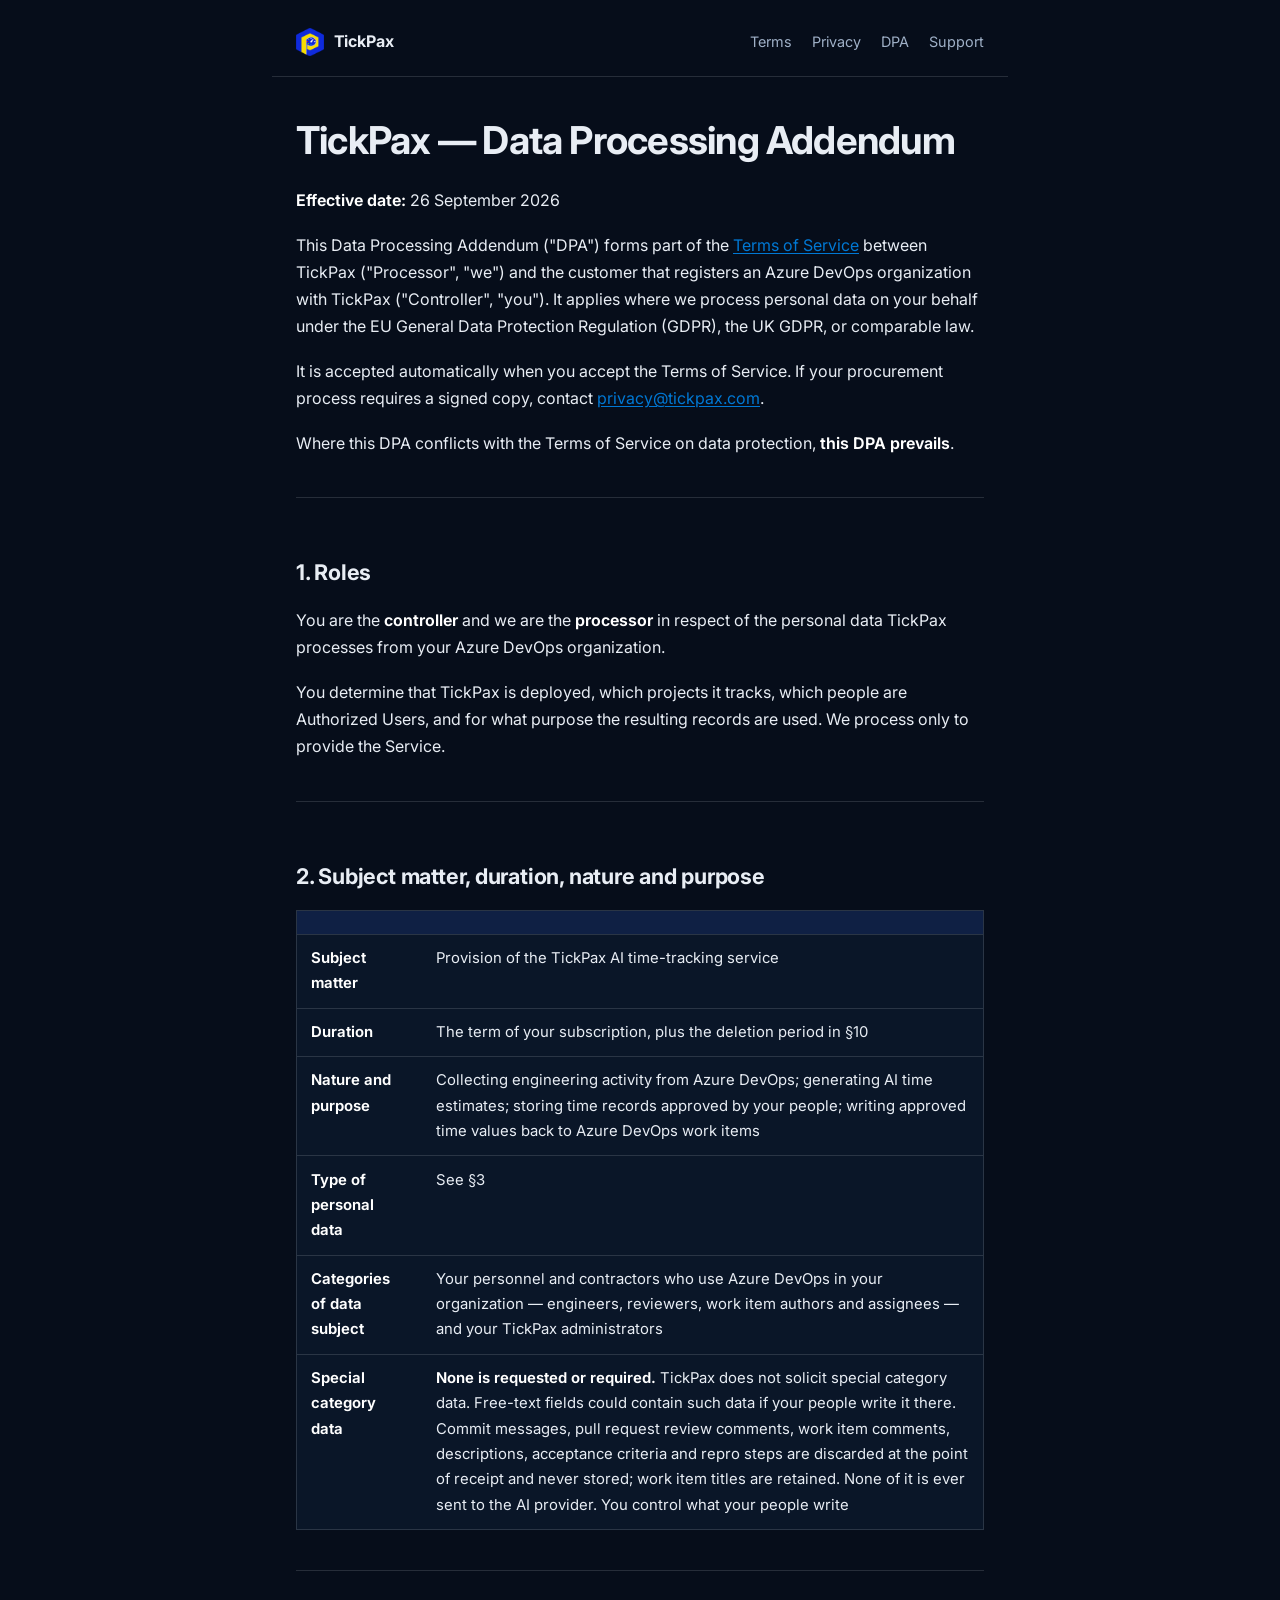
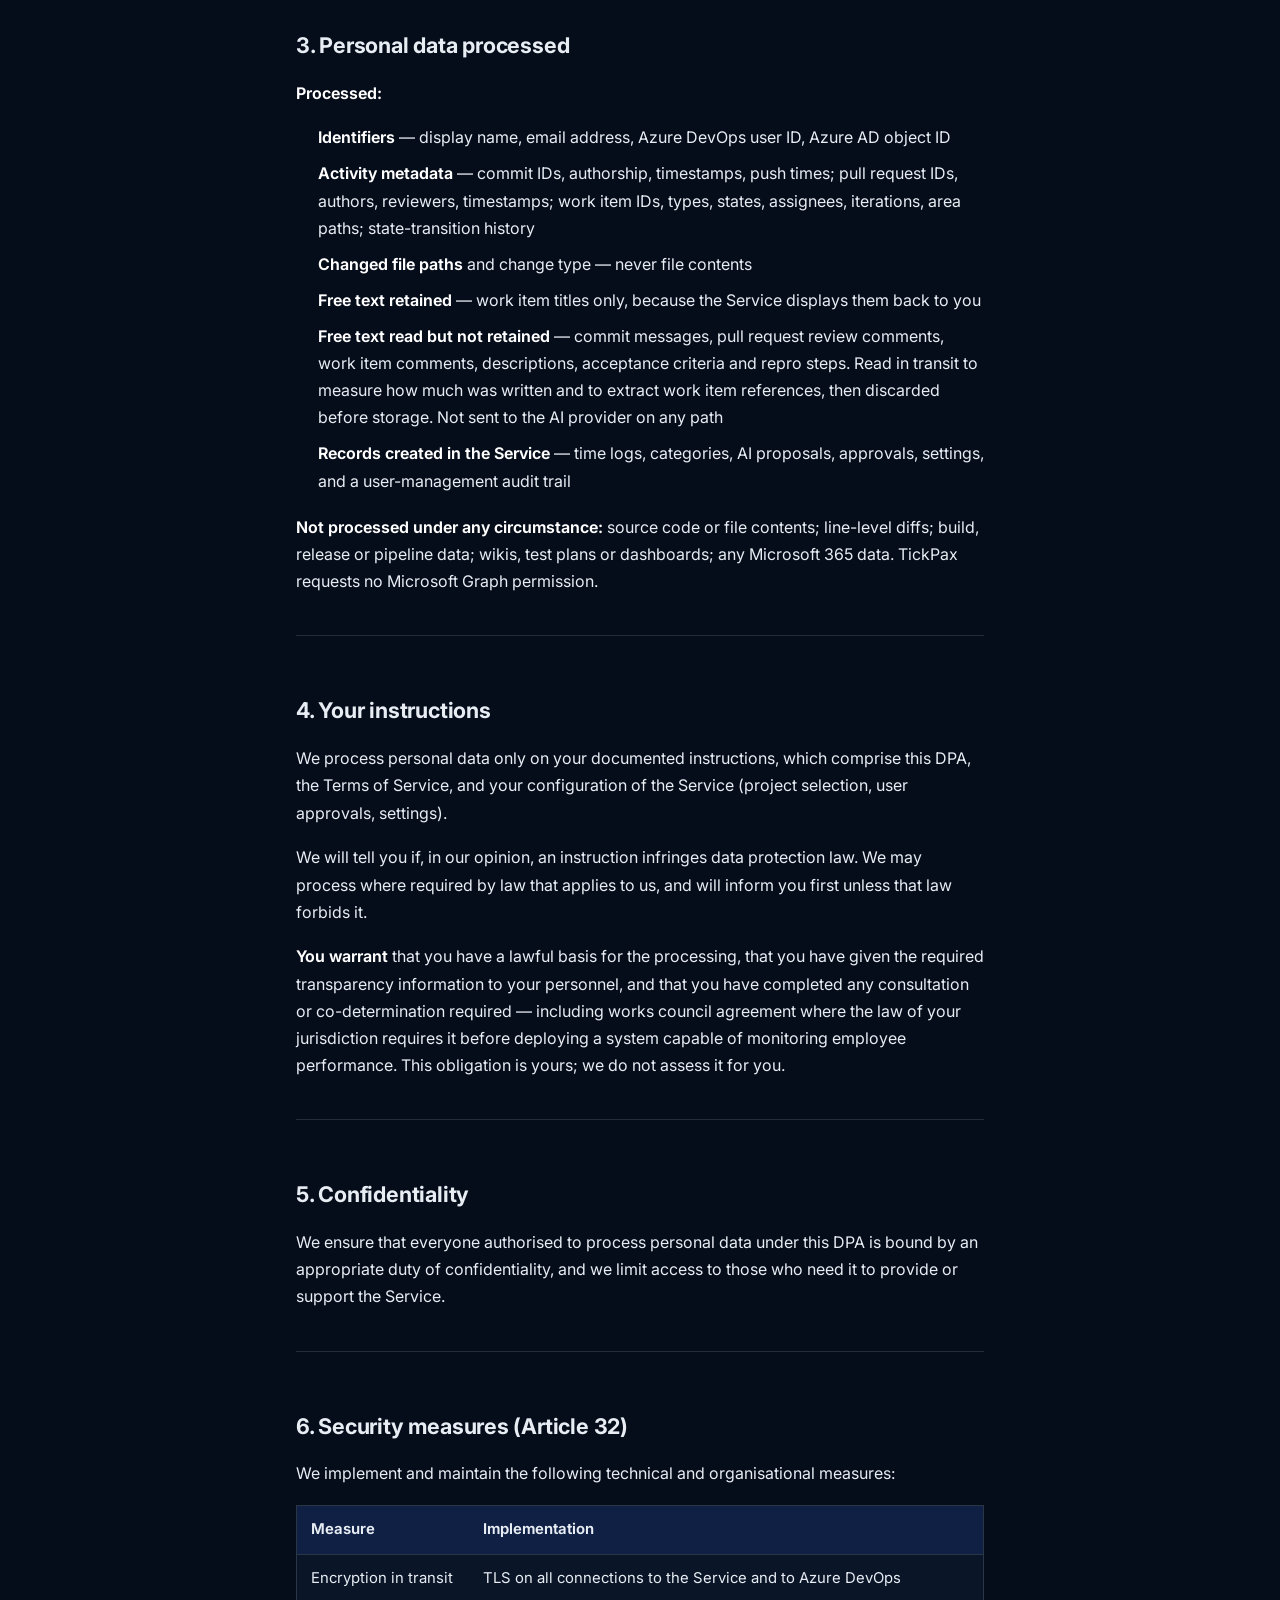
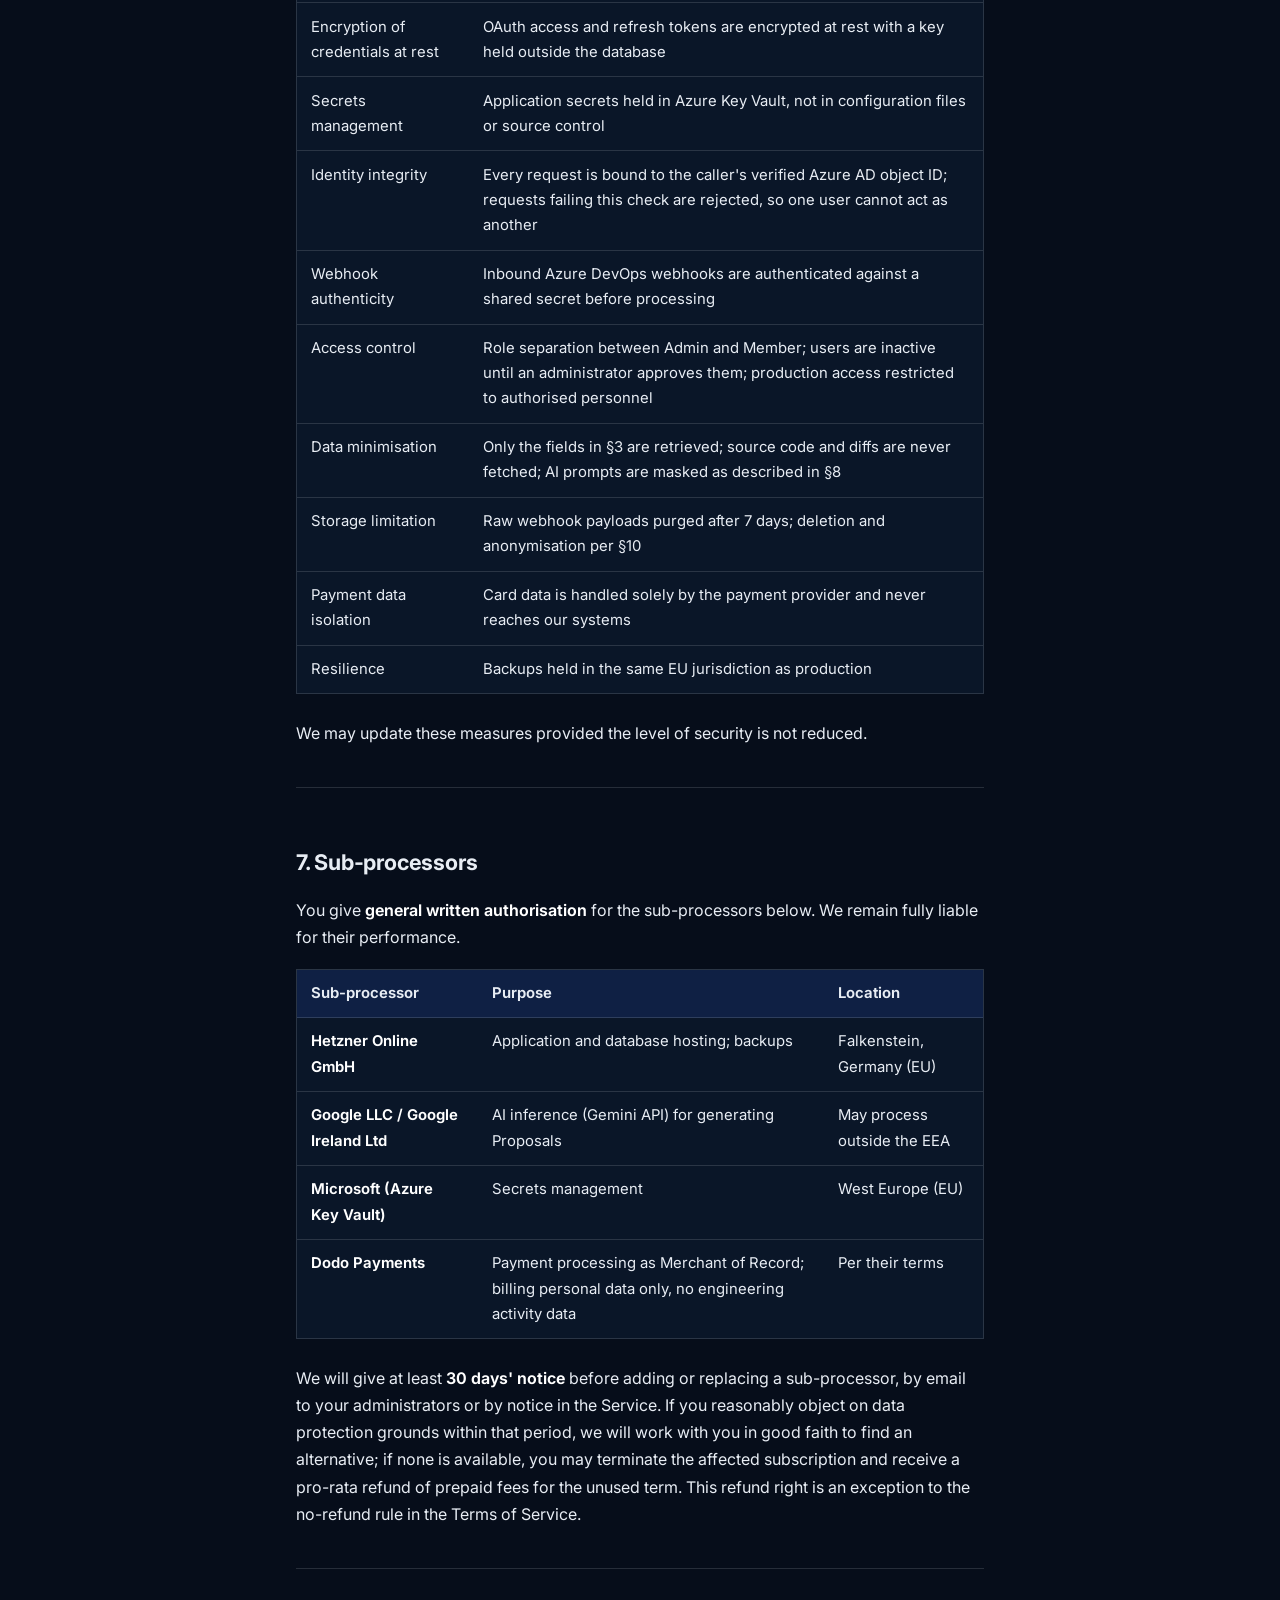
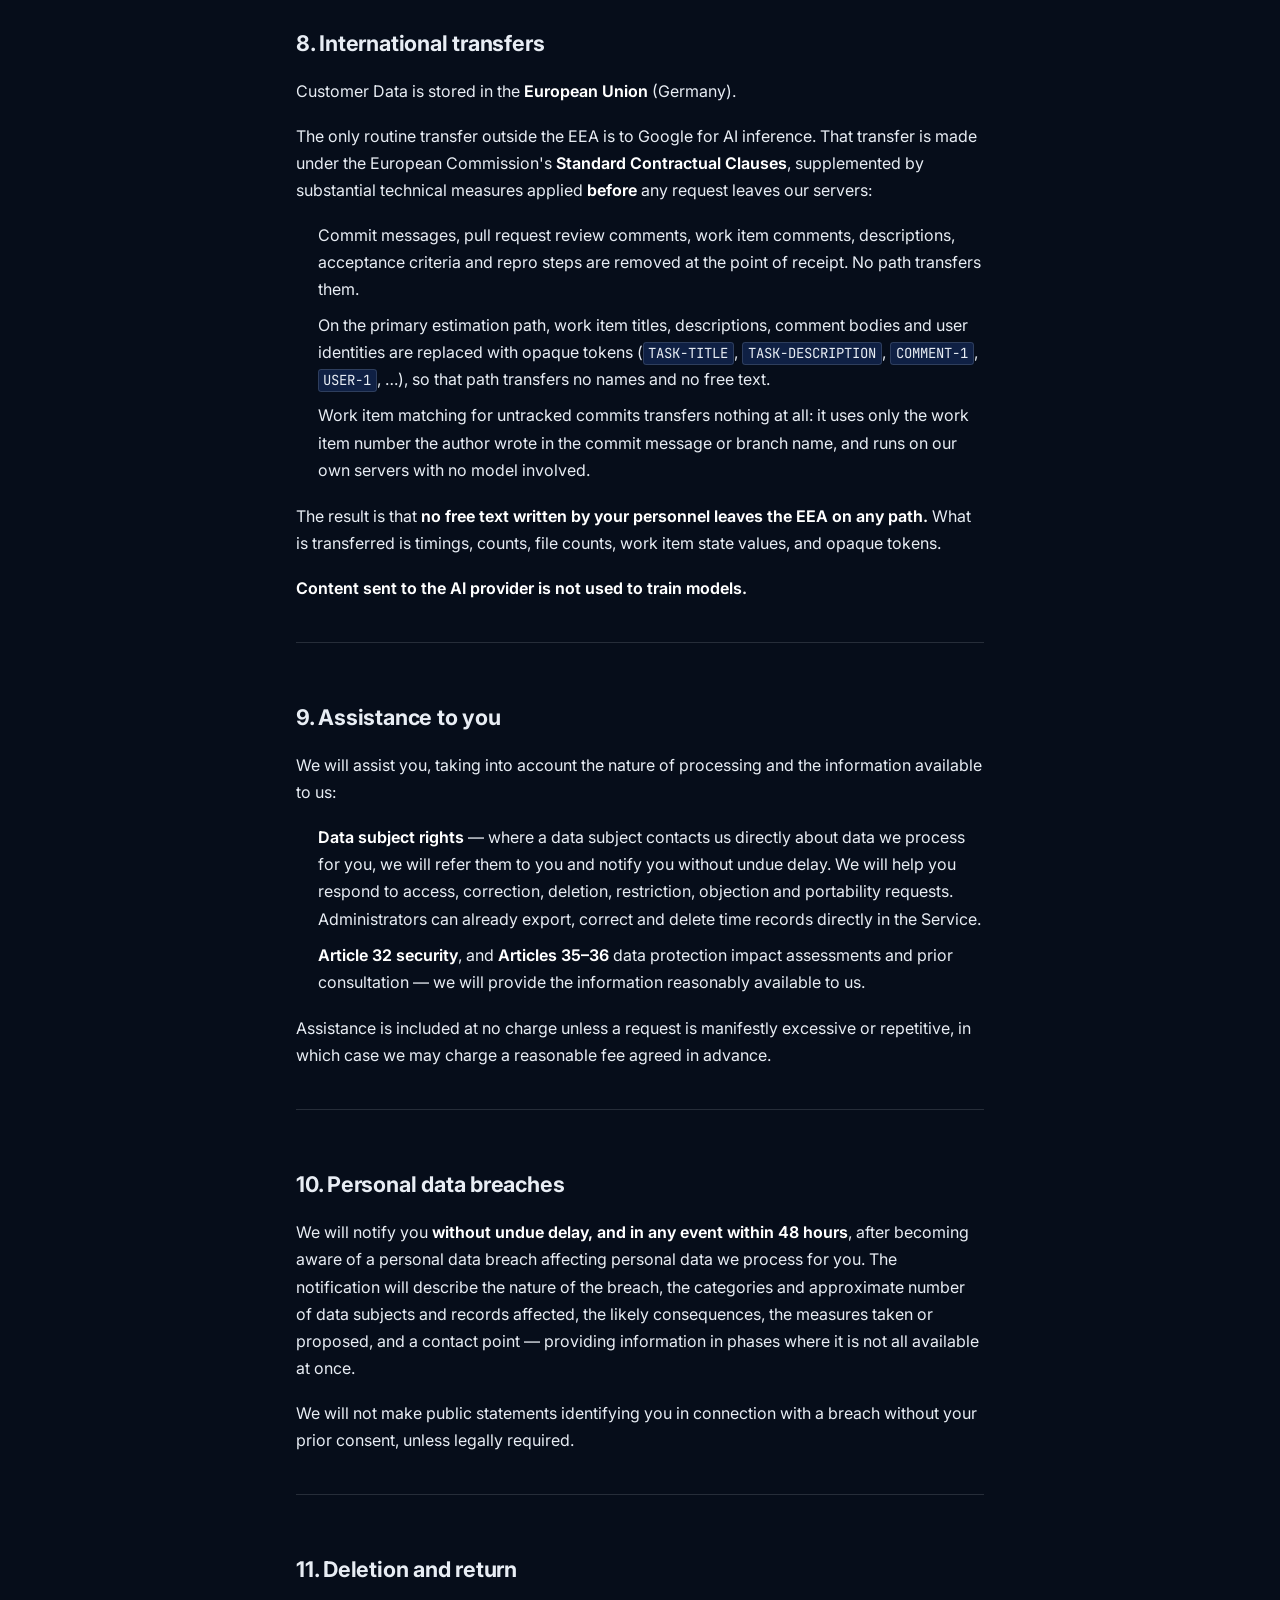
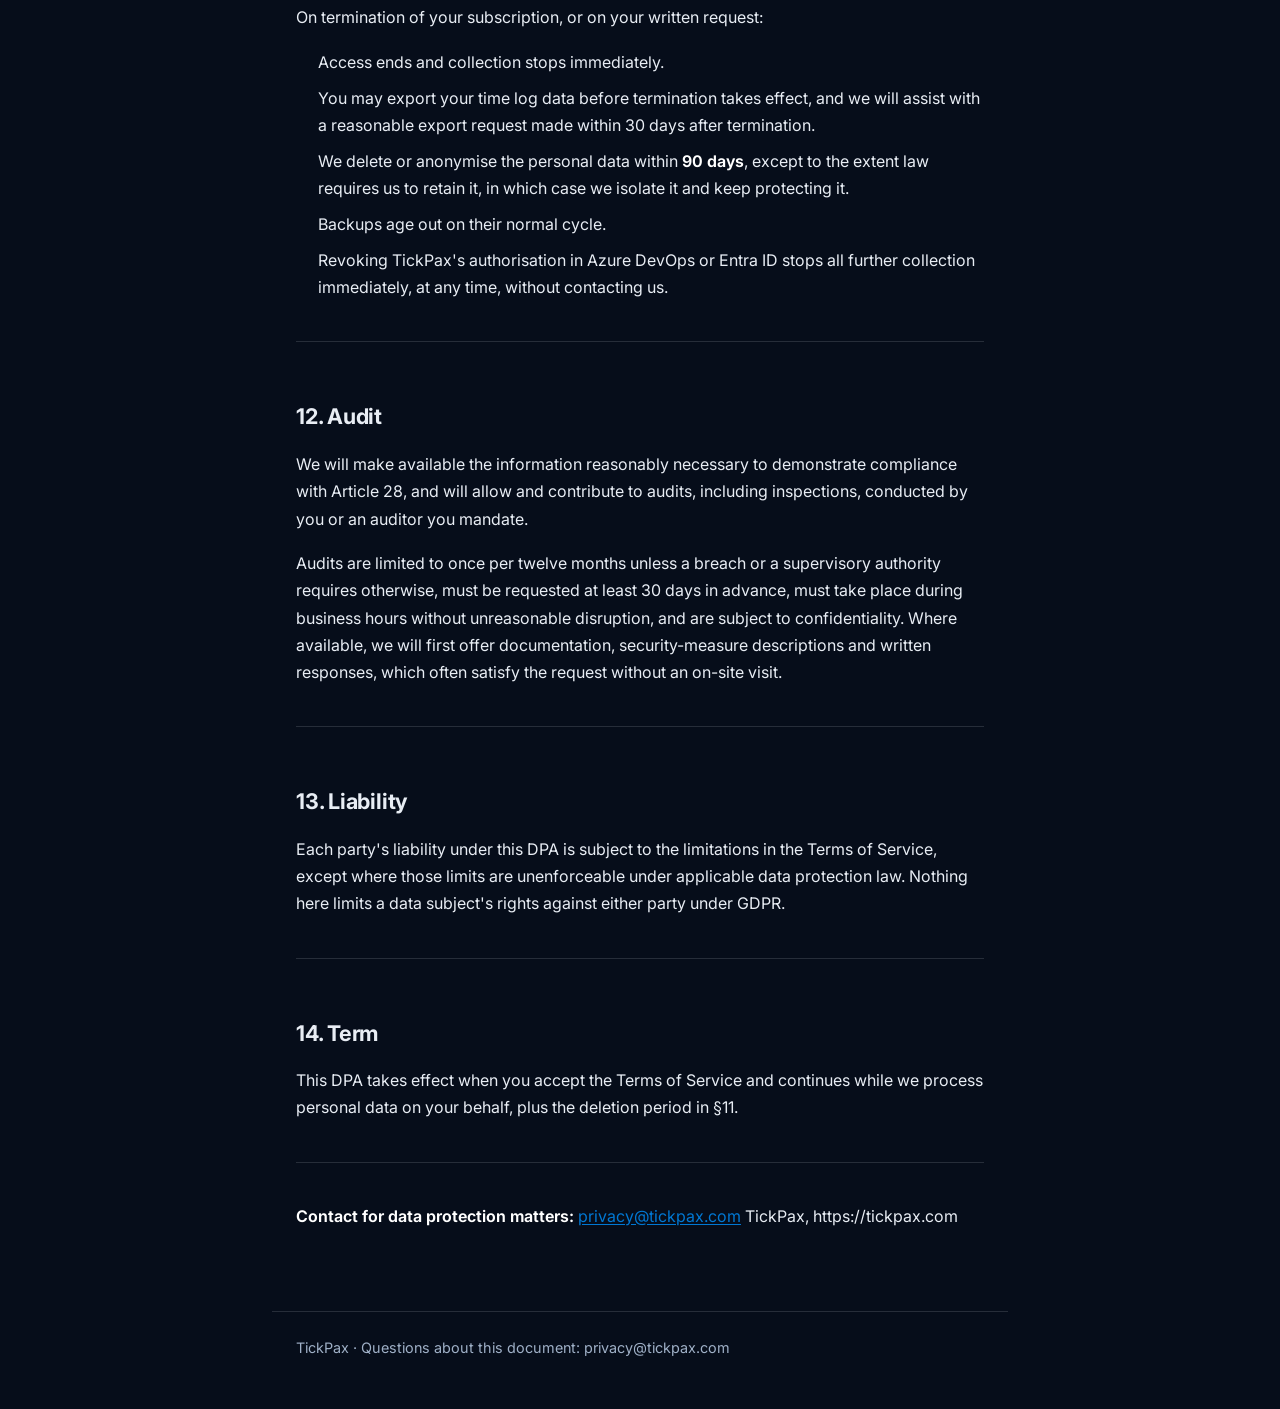
<file: dpa/index.html>
<!DOCTYPE html>
<html lang="en">
<head>
  <meta charset="UTF-8" />
  <meta name="viewport" content="width=device-width, initial-scale=1.0" />
  <title>Data Processing Addendum — TickPax</title>
  <meta name="description" content="GDPR Article 28 processor terms and the sub-processor list for TickPax." />
  <meta name="robots" content="index, follow" />
  <meta name="theme-color" content="#0a1628" />

  <link rel="canonical" href="https://tickpax.com/dpa" />

  <meta property="og:site_name" content="TickPax" />
  <meta property="og:type" content="article" />
  <meta property="og:url" content="https://tickpax.com/dpa" />
  <meta property="og:title" content="Data Processing Addendum — TickPax" />
  <meta property="og:description" content="GDPR Article 28 processor terms and the sub-processor list for TickPax." />
  <meta property="og:image" content="https://tickpax.com/assets/og-image.png" />

  <link rel="icon" type="image/png" href="/assets/icon.png" />
  <link rel="apple-touch-icon" href="/assets/icon.png" />

  <link rel="preconnect" href="https://fonts.googleapis.com" />
  <link rel="preconnect" href="https://fonts.gstatic.com" crossorigin />
  <link href="https://fonts.googleapis.com/css2?family=Inter:wght@300;400;500;600;700;800;900&family=JetBrains+Mono:wght@400;500&display=swap" rel="stylesheet" />

  <link rel="stylesheet" href="/styles.css" />
  <link rel="stylesheet" href="/legal.css" />
</head>
<body class="legal-body">
  <header class="legal-header">
    <a href="/" class="legal-logo" aria-label="TickPax home">
      <img src="/assets/icon.png" alt="" width="28" height="28" />
      <span>TickPax</span>
    </a>
    <nav class="legal-nav" aria-label="Legal documents">
      <a href="/terms">Terms</a>
      <a href="/privacy">Privacy</a>
      <a href="/dpa">DPA</a>
      <a href="/support">Support</a>
    </nav>
  </header>

  <main class="legal-main">
<h1>TickPax — Data Processing Addendum</h1>
<p><strong>Effective date:</strong> 26 September 2026</p>
<p>This Data Processing Addendum ("DPA") forms part of the <a href="TERMS-OF-SERVICE.md">Terms of Service</a> between TickPax ("Processor", "we") and the customer that registers an Azure DevOps organization with TickPax ("Controller", "you"). It applies where we process personal data on your behalf under the EU General Data Protection Regulation (GDPR), the UK GDPR, or comparable law.</p>
<p>It is accepted automatically when you accept the Terms of Service. If your procurement process requires a signed copy, contact <a href="mailto:privacy@tickpax.com">privacy@tickpax.com</a>.</p>
<p>Where this DPA conflicts with the Terms of Service on data protection, <strong>this DPA prevails</strong>.</p>
<hr />
<h2>1. Roles</h2>
<p>You are the <strong>controller</strong> and we are the <strong>processor</strong> in respect of the personal data TickPax processes from your Azure DevOps organization.</p>
<p>You determine that TickPax is deployed, which projects it tracks, which people are Authorized Users, and for what purpose the resulting records are used. We process only to provide the Service.</p>
<hr />
<h2>2. Subject matter, duration, nature and purpose</h2>
<div class="table-scroll"><table>
<thead><tr><th></th><th></th></tr></thead>
<tbody>
<tr><td><strong>Subject matter</strong></td><td>Provision of the TickPax AI time-tracking service</td></tr>
<tr><td><strong>Duration</strong></td><td>The term of your subscription, plus the deletion period in §10</td></tr>
<tr><td><strong>Nature and purpose</strong></td><td>Collecting engineering activity from Azure DevOps; generating AI time estimates; storing time records approved by your people; writing approved time values back to Azure DevOps work items</td></tr>
<tr><td><strong>Type of personal data</strong></td><td>See §3</td></tr>
<tr><td><strong>Categories of data subject</strong></td><td>Your personnel and contractors who use Azure DevOps in your organization — engineers, reviewers, work item authors and assignees — and your TickPax administrators</td></tr>
<tr><td><strong>Special category data</strong></td><td><strong>None is requested or required.</strong> TickPax does not solicit special category data. Free-text fields could contain such data if your people write it there. Commit messages, pull request review comments, work item comments, descriptions, acceptance criteria and repro steps are discarded at the point of receipt and never stored; work item titles are retained. None of it is ever sent to the AI provider. You control what your people write</td></tr>
</tbody></table></div>
<hr />
<h2>3. Personal data processed</h2>
<p><strong>Processed:</strong></p>
<ul><li><strong>Identifiers</strong> — display name, email address, Azure DevOps user ID, Azure AD object ID</li><li><strong>Activity metadata</strong> — commit IDs, authorship, timestamps, push times; pull request IDs, authors, reviewers, timestamps; work item IDs, types, states, assignees, iterations, area paths; state-transition history</li><li><strong>Changed file paths</strong> and change type — never file contents</li><li><strong>Free text retained</strong> — work item titles only, because the Service displays them back to you</li><li><strong>Free text read but not retained</strong> — commit messages, pull request review comments, work item comments, descriptions, acceptance criteria and repro steps. Read in transit to measure how much was written and to extract work item references, then discarded before storage. Not sent to the AI provider on any path</li><li><strong>Records created in the Service</strong> — time logs, categories, AI proposals, approvals, settings, and a user-management audit trail</li></ul>
<p><strong>Not processed under any circumstance:</strong> source code or file contents; line-level diffs; build, release or pipeline data; wikis, test plans or dashboards; any Microsoft 365 data. TickPax requests no Microsoft Graph permission.</p>
<hr />
<h2>4. Your instructions</h2>
<p>We process personal data only on your documented instructions, which comprise this DPA, the Terms of Service, and your configuration of the Service (project selection, user approvals, settings).</p>
<p>We will tell you if, in our opinion, an instruction infringes data protection law. We may process where required by law that applies to us, and will inform you first unless that law forbids it.</p>
<p><strong>You warrant</strong> that you have a lawful basis for the processing, that you have given the required transparency information to your personnel, and that you have completed any consultation or co-determination required — including works council agreement where the law of your jurisdiction requires it before deploying a system capable of monitoring employee performance. This obligation is yours; we do not assess it for you.</p>
<hr />
<h2>5. Confidentiality</h2>
<p>We ensure that everyone authorised to process personal data under this DPA is bound by an appropriate duty of confidentiality, and we limit access to those who need it to provide or support the Service.</p>
<hr />
<h2>6. Security measures (Article 32)</h2>
<p>We implement and maintain the following technical and organisational measures:</p>
<div class="table-scroll"><table>
<thead><tr><th>Measure</th><th>Implementation</th></tr></thead>
<tbody>
<tr><td>Encryption in transit</td><td>TLS on all connections to the Service and to Azure DevOps</td></tr>
<tr><td>Encryption of credentials at rest</td><td>OAuth access and refresh tokens are encrypted at rest with a key held outside the database</td></tr>
<tr><td>Secrets management</td><td>Application secrets held in Azure Key Vault, not in configuration files or source control</td></tr>
<tr><td>Identity integrity</td><td>Every request is bound to the caller's verified Azure AD object ID; requests failing this check are rejected, so one user cannot act as another</td></tr>
<tr><td>Webhook authenticity</td><td>Inbound Azure DevOps webhooks are authenticated against a shared secret before processing</td></tr>
<tr><td>Access control</td><td>Role separation between Admin and Member; users are inactive until an administrator approves them; production access restricted to authorised personnel</td></tr>
<tr><td>Data minimisation</td><td>Only the fields in §3 are retrieved; source code and diffs are never fetched; AI prompts are masked as described in §8</td></tr>
<tr><td>Storage limitation</td><td>Raw webhook payloads purged after 7 days; deletion and anonymisation per §10</td></tr>
<tr><td>Payment data isolation</td><td>Card data is handled solely by the payment provider and never reaches our systems</td></tr>
<tr><td>Resilience</td><td>Backups held in the same EU jurisdiction as production</td></tr>
</tbody></table></div>
<p>We may update these measures provided the level of security is not reduced.</p>
<hr />
<h2>7. Sub-processors</h2>
<p>You give <strong>general written authorisation</strong> for the sub-processors below. We remain fully liable for their performance.</p>
<div class="table-scroll"><table>
<thead><tr><th>Sub-processor</th><th>Purpose</th><th>Location</th></tr></thead>
<tbody>
<tr><td><strong>Hetzner Online GmbH</strong></td><td>Application and database hosting; backups</td><td>Falkenstein, Germany (EU)</td></tr>
<tr><td><strong>Google LLC / Google Ireland Ltd</strong></td><td>AI inference (Gemini API) for generating Proposals</td><td>May process outside the EEA</td></tr>
<tr><td><strong>Microsoft (Azure Key Vault)</strong></td><td>Secrets management</td><td>West Europe (EU)</td></tr>
<tr><td><strong>Dodo Payments</strong></td><td>Payment processing as Merchant of Record; billing personal data only, no engineering activity data</td><td>Per their terms</td></tr>
</tbody></table></div>
<p>We will give at least <strong>30 days' notice</strong> before adding or replacing a sub-processor, by email to your administrators or by notice in the Service. If you reasonably object on data protection grounds within that period, we will work with you in good faith to find an alternative; if none is available, you may terminate the affected subscription and receive a pro-rata refund of prepaid fees for the unused term. This refund right is an exception to the no-refund rule in the Terms of Service.</p>
<hr />
<h2>8. International transfers</h2>
<p>Customer Data is stored in the <strong>European Union</strong> (Germany).</p>
<p>The only routine transfer outside the EEA is to Google for AI inference. That transfer is made under the European Commission's <strong>Standard Contractual Clauses</strong>, supplemented by substantial technical measures applied <strong>before</strong> any request leaves our servers:</p>
<ul><li>Commit messages, pull request review comments, work item comments, descriptions, acceptance criteria and repro steps are removed at the point of receipt. No path transfers them.</li><li>On the primary estimation path, work item titles, descriptions, comment bodies and user identities are replaced with opaque tokens (<code>TASK-TITLE</code>, <code>TASK-DESCRIPTION</code>, <code>COMMENT-1</code>, <code>USER-1</code>, …), so that path transfers no names and no free text.</li><li>Work item matching for untracked commits transfers nothing at all: it uses only the work item number the author wrote in the commit message or branch name, and runs on our own servers with no model involved.</li></ul>
<p>The result is that <strong>no free text written by your personnel leaves the EEA on any path.</strong> What is transferred is timings, counts, file counts, work item state values, and opaque tokens.</p>
<p><strong>Content sent to the AI provider is not used to train models.</strong></p>
<hr />
<h2>9. Assistance to you</h2>
<p>We will assist you, taking into account the nature of processing and the information available to us:</p>
<ul><li><strong>Data subject rights</strong> — where a data subject contacts us directly about data we process for you, we will refer them to you and notify you without undue delay. We will help you respond to access, correction, deletion, restriction, objection and portability requests. Administrators can already export, correct and delete time records directly in the Service.</li><li><strong>Article 32 security</strong>, and <strong>Articles 35–36</strong> data protection impact assessments and prior consultation — we will provide the information reasonably available to us.</li></ul>
<p>Assistance is included at no charge unless a request is manifestly excessive or repetitive, in which case we may charge a reasonable fee agreed in advance.</p>
<hr />
<h2>10. Personal data breaches</h2>
<p>We will notify you <strong>without undue delay, and in any event within 48 hours</strong>, after becoming aware of a personal data breach affecting personal data we process for you. The notification will describe the nature of the breach, the categories and approximate number of data subjects and records affected, the likely consequences, the measures taken or proposed, and a contact point — providing information in phases where it is not all available at once.</p>
<p>We will not make public statements identifying you in connection with a breach without your prior consent, unless legally required.</p>
<hr />
<h2>11. Deletion and return</h2>
<p>On termination of your subscription, or on your written request:</p>
<ul><li>Access ends and collection stops immediately.</li><li>You may export your time log data before termination takes effect, and we will assist with a reasonable export request made within 30 days after termination.</li><li>We delete or anonymise the personal data within <strong>90 days</strong>, except to the extent law requires us to retain it, in which case we isolate it and keep protecting it.</li><li>Backups age out on their normal cycle.</li><li>Revoking TickPax's authorisation in Azure DevOps or Entra ID stops all further collection immediately, at any time, without contacting us.</li></ul>
<hr />
<h2>12. Audit</h2>
<p>We will make available the information reasonably necessary to demonstrate compliance with Article 28, and will allow and contribute to audits, including inspections, conducted by you or an auditor you mandate.</p>
<p>Audits are limited to once per twelve months unless a breach or a supervisory authority requires otherwise, must be requested at least 30 days in advance, must take place during business hours without unreasonable disruption, and are subject to confidentiality. Where available, we will first offer documentation, security-measure descriptions and written responses, which often satisfy the request without an on-site visit.</p>
<hr />
<h2>13. Liability</h2>
<p>Each party's liability under this DPA is subject to the limitations in the Terms of Service, except where those limits are unenforceable under applicable data protection law. Nothing here limits a data subject's rights against either party under GDPR.</p>
<hr />
<h2>14. Term</h2>
<p>This DPA takes effect when you accept the Terms of Service and continues while we process personal data on your behalf, plus the deletion period in §11.</p>
<hr />
<p><strong>Contact for data protection matters:</strong> <a href="mailto:privacy@tickpax.com">privacy@tickpax.com</a> TickPax, https://tickpax.com</p>
  </main>

  <footer class="legal-footer">
    <p>
      <a href="/">TickPax</a> · Questions about this document:
      <a href="mailto:privacy@tickpax.com">privacy@tickpax.com</a>
    </p>
  </footer>
</body>
</html>
</file>
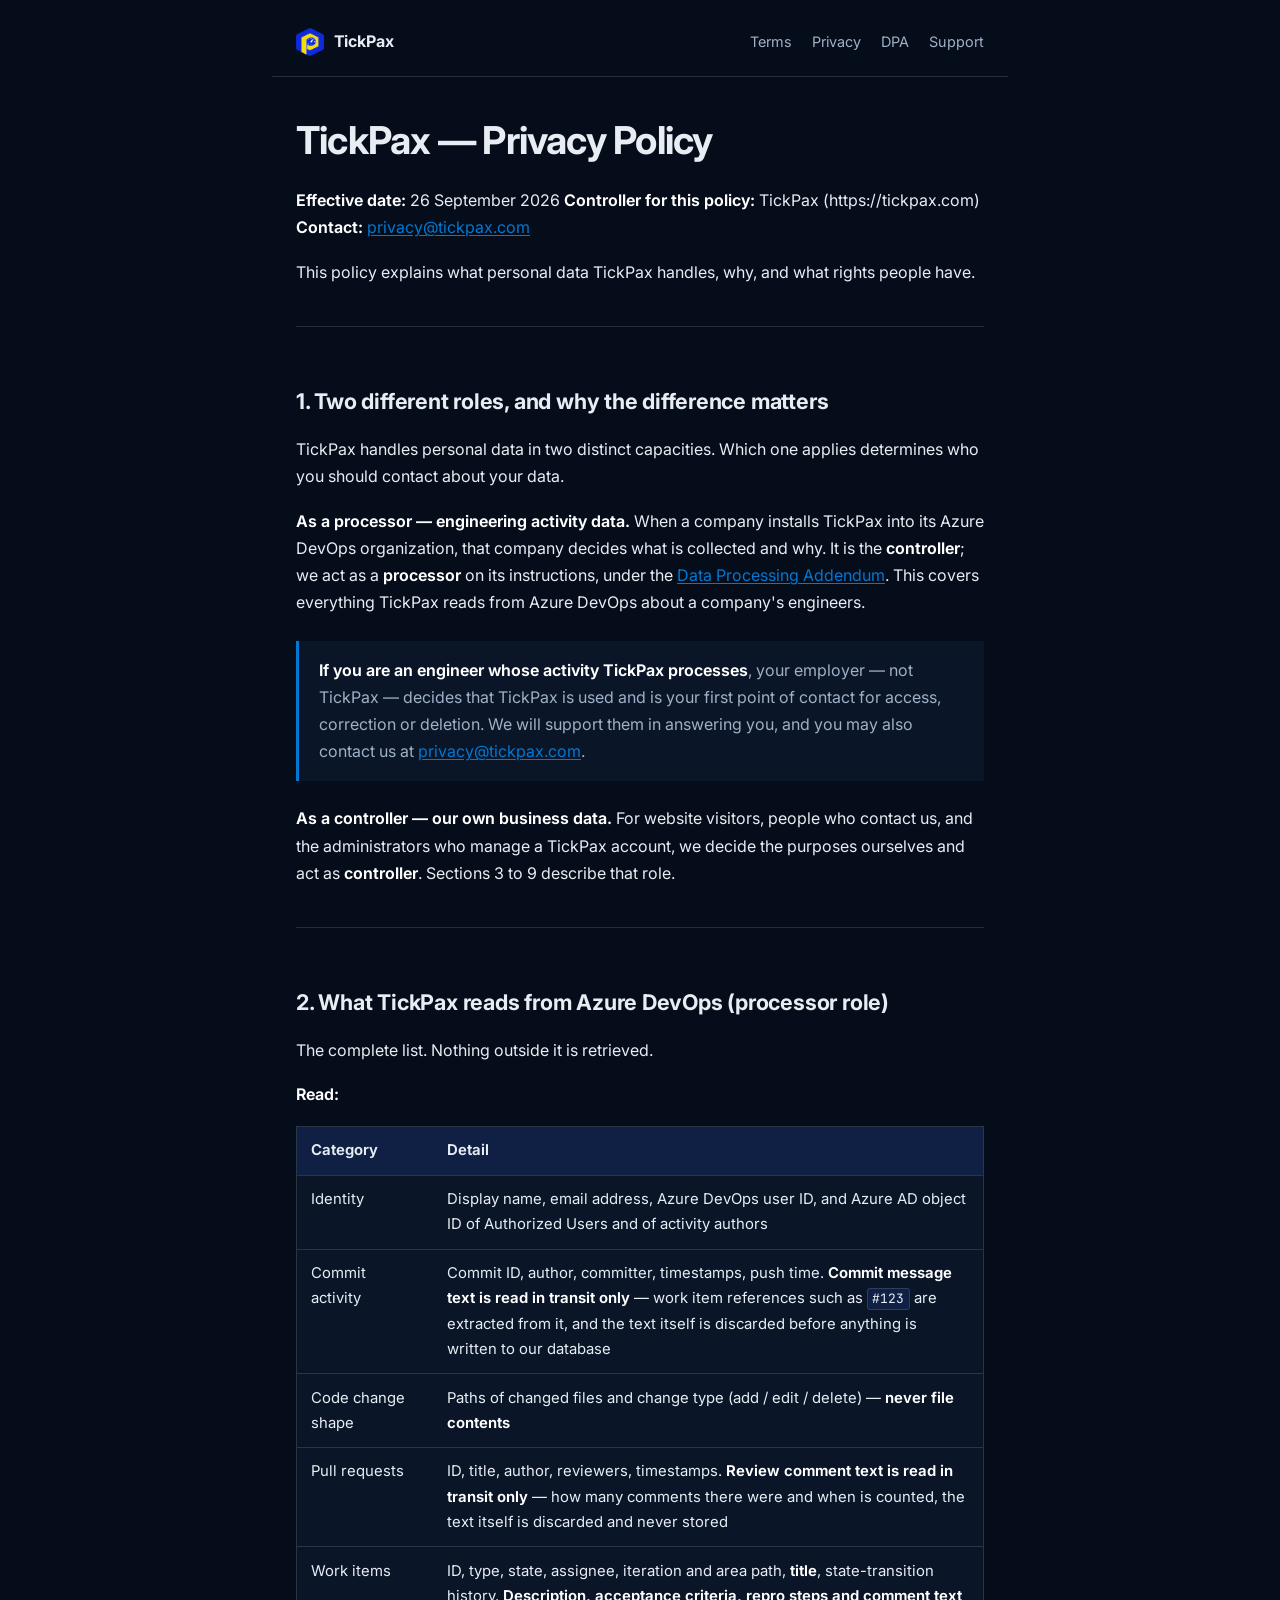
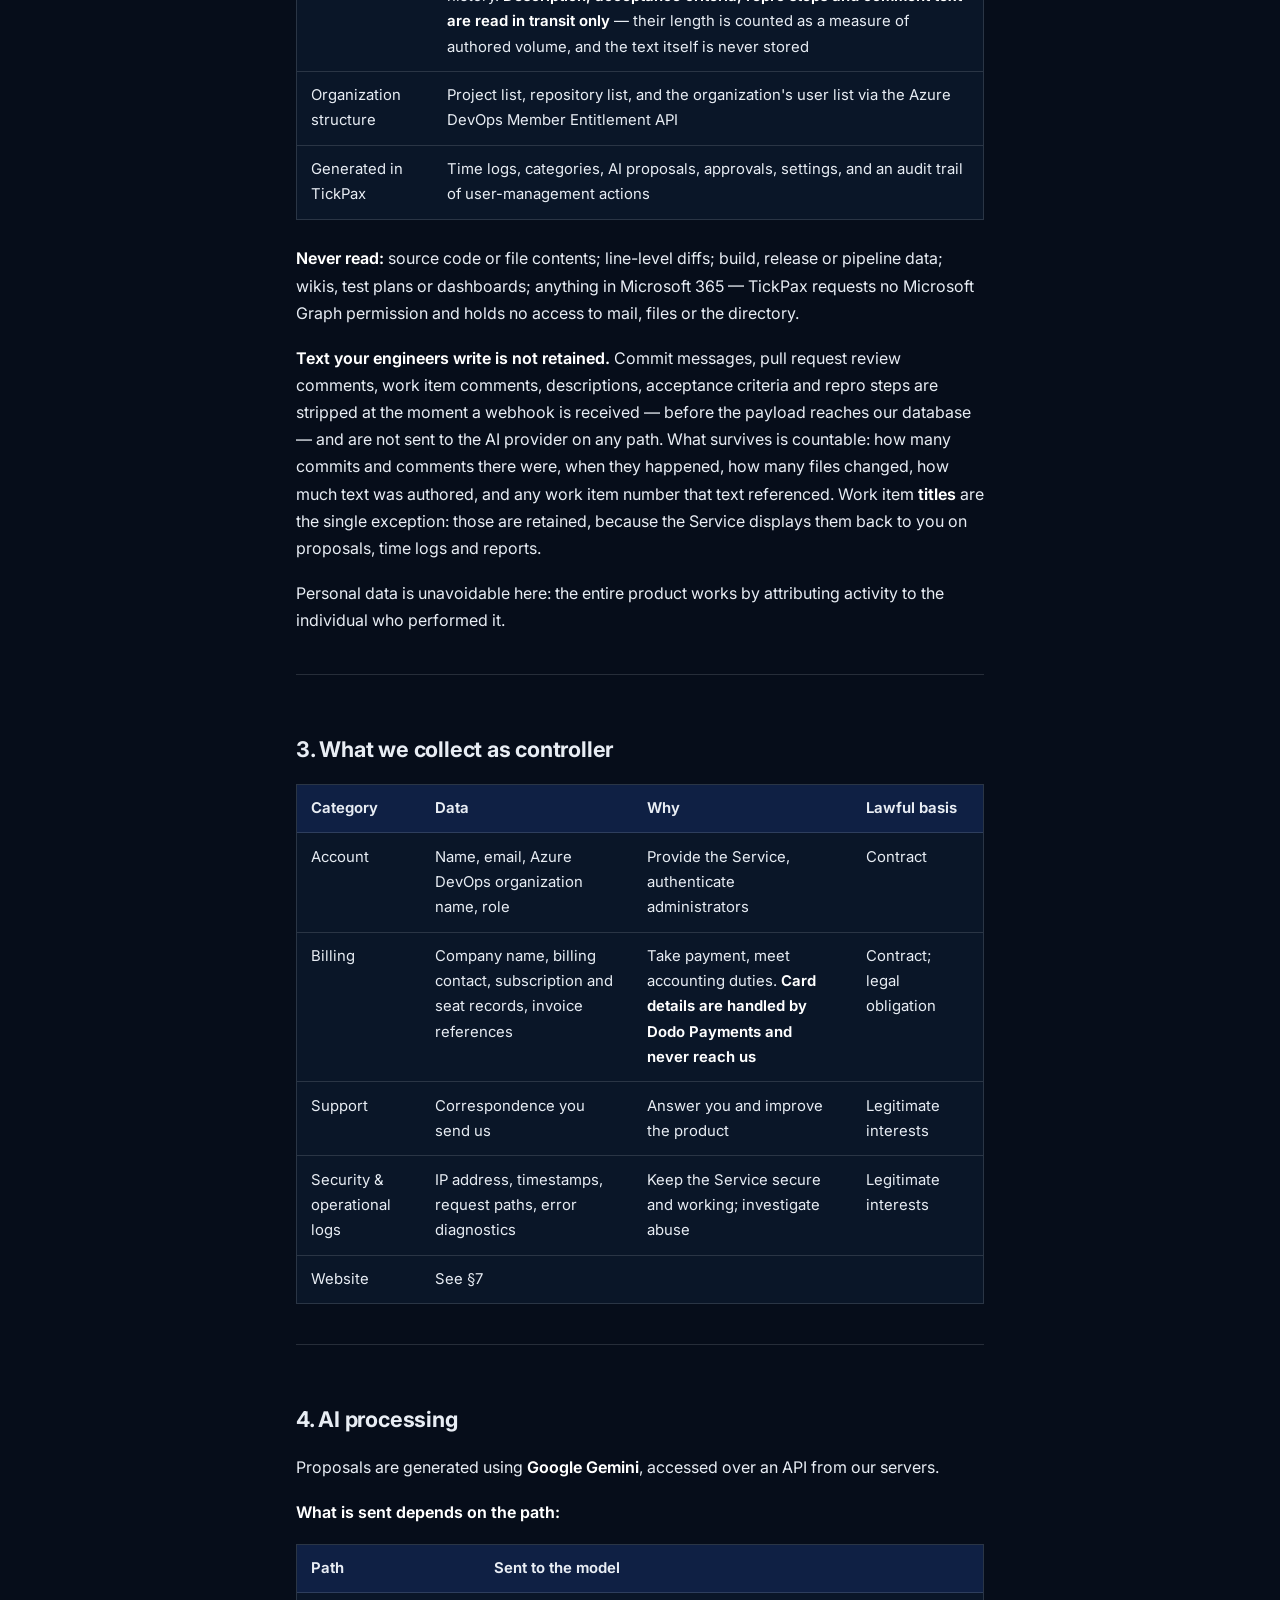
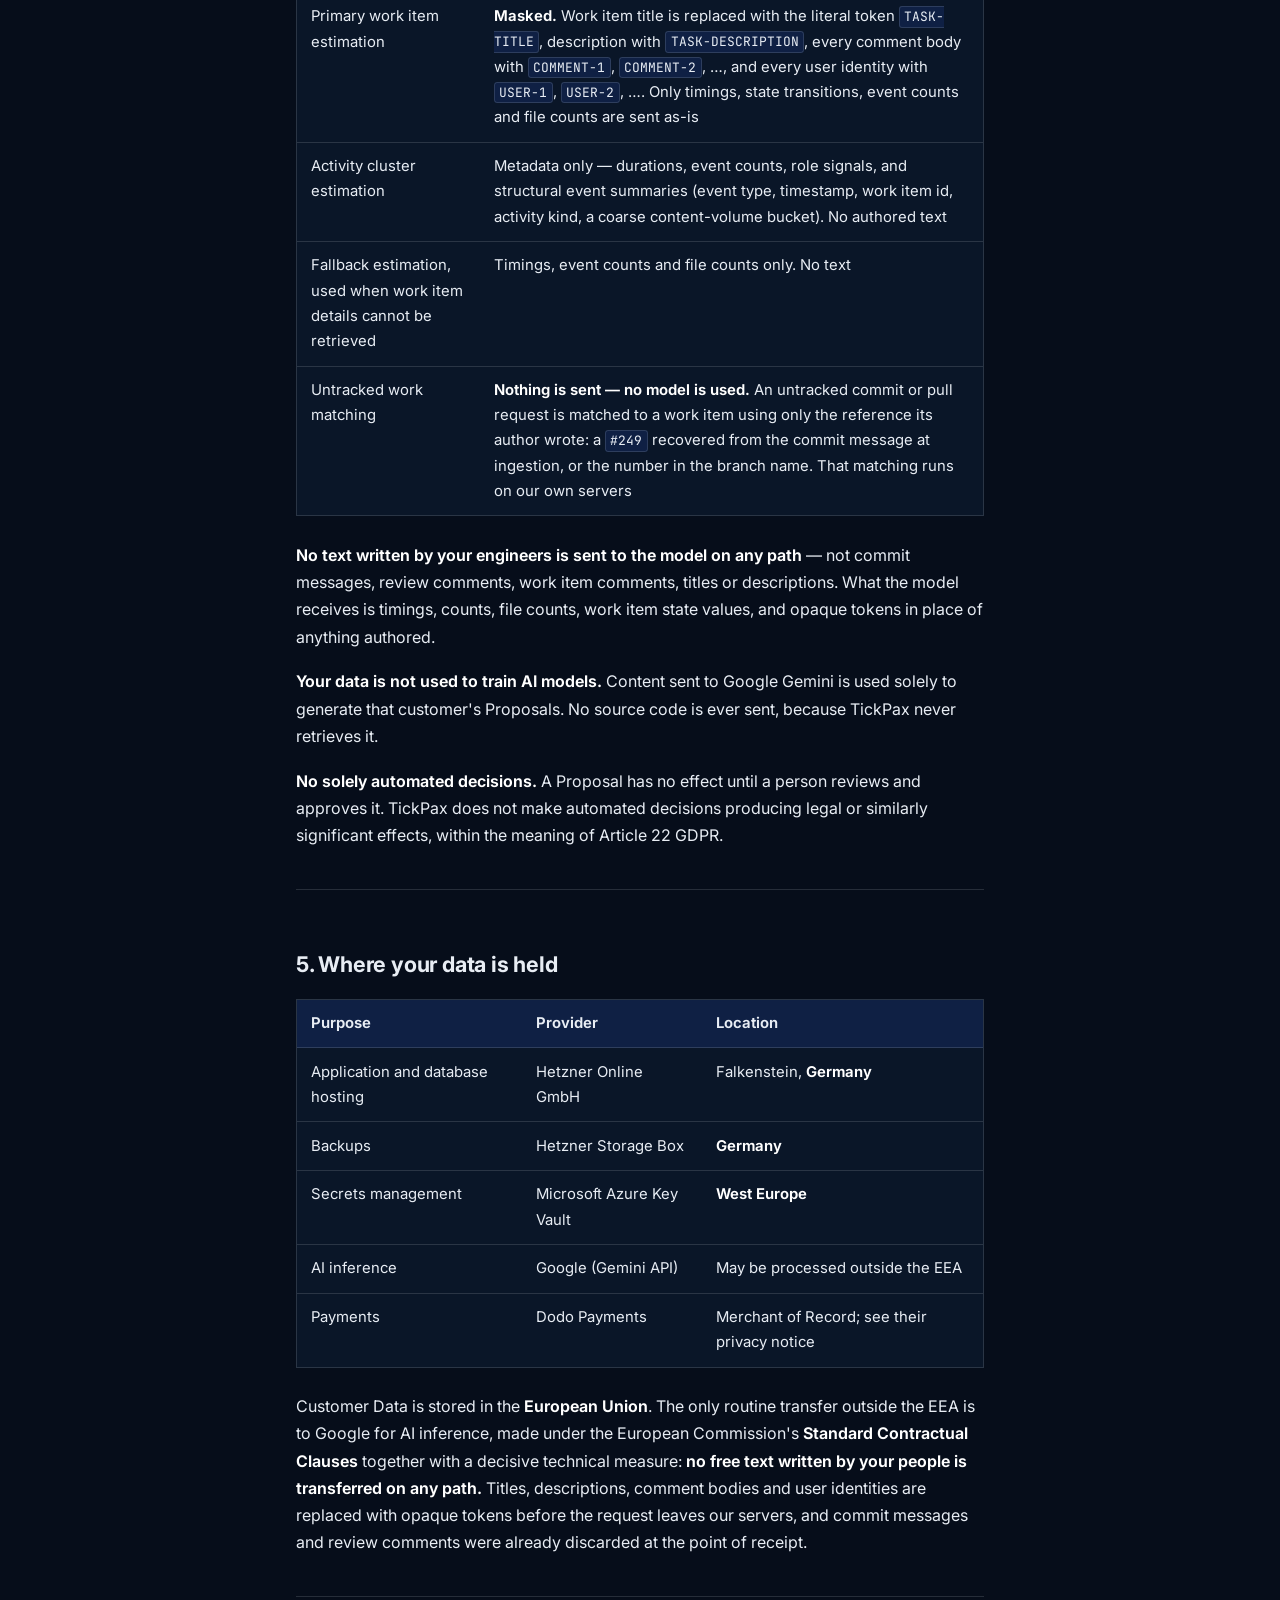
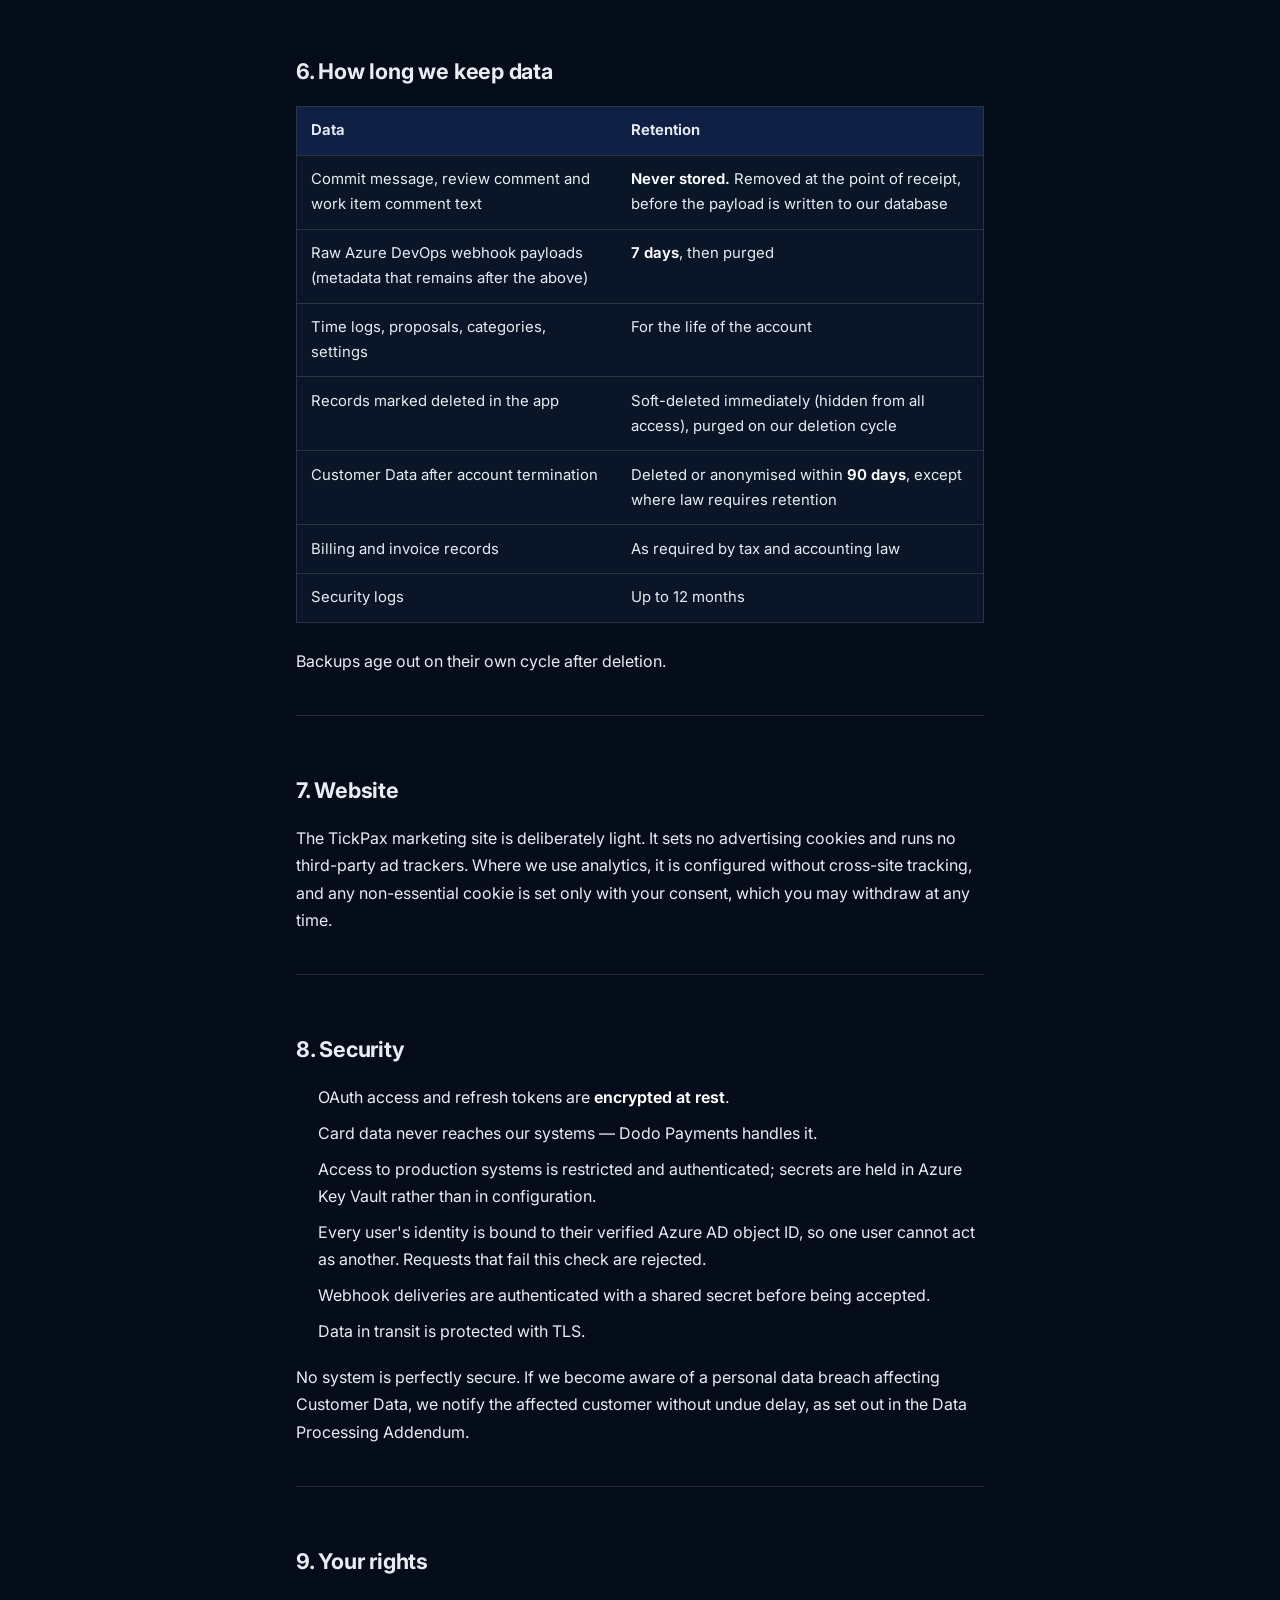
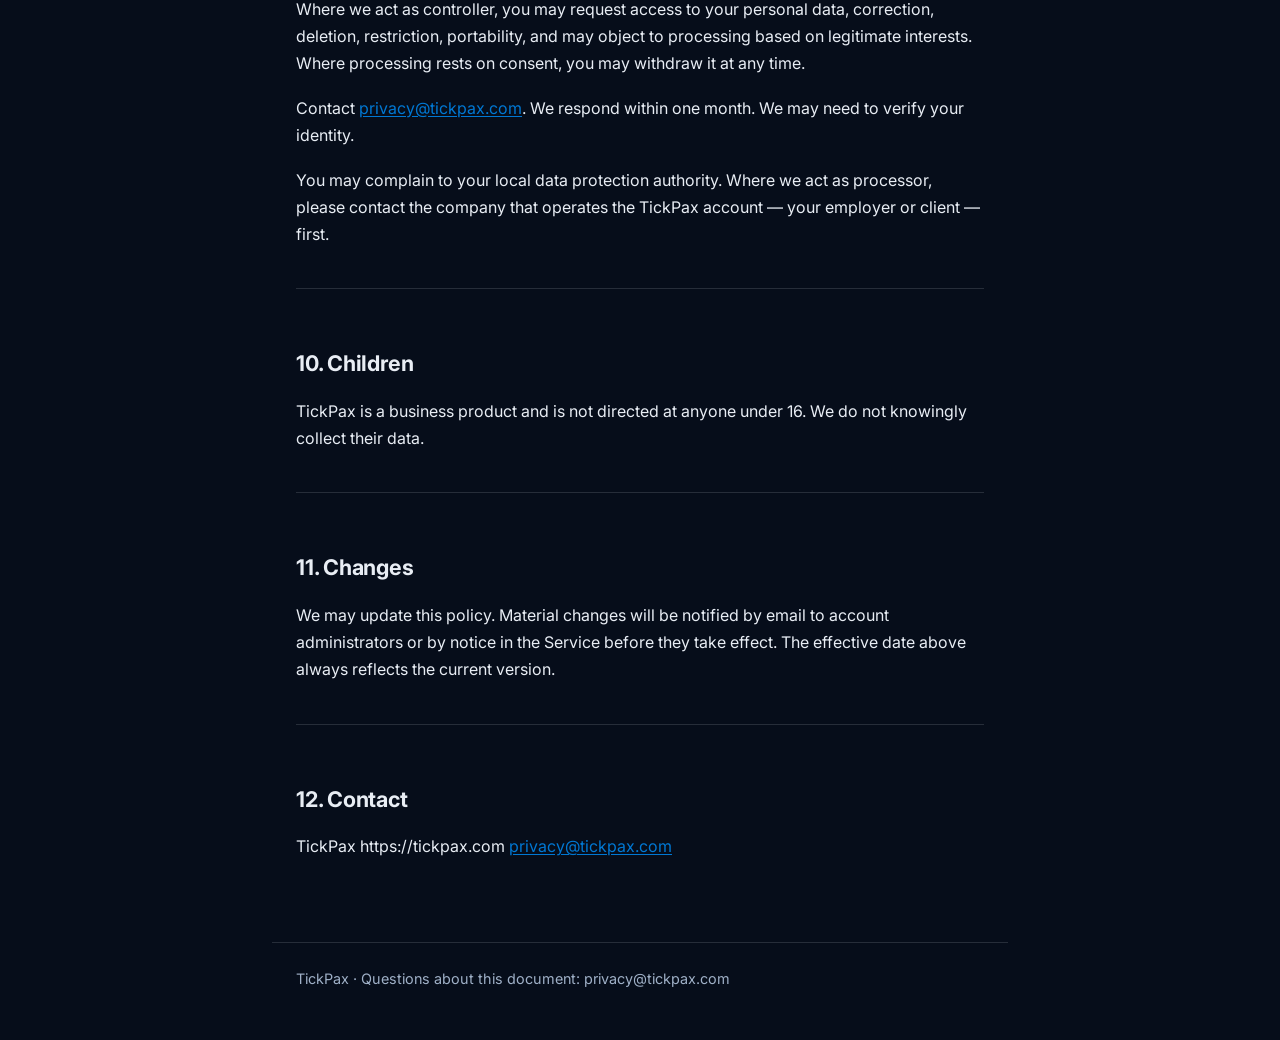
<file: privacy/index.html>
<!DOCTYPE html>
<html lang="en">
<head>
  <meta charset="UTF-8" />
  <meta name="viewport" content="width=device-width, initial-scale=1.0" />
  <title>Privacy Policy — TickPax</title>
  <meta name="description" content="What personal data TickPax handles, why, and what rights people have." />
  <meta name="robots" content="index, follow" />
  <meta name="theme-color" content="#0a1628" />

  <link rel="canonical" href="https://tickpax.com/privacy" />

  <meta property="og:site_name" content="TickPax" />
  <meta property="og:type" content="article" />
  <meta property="og:url" content="https://tickpax.com/privacy" />
  <meta property="og:title" content="Privacy Policy — TickPax" />
  <meta property="og:description" content="What personal data TickPax handles, why, and what rights people have." />
  <meta property="og:image" content="https://tickpax.com/assets/og-image.png" />

  <link rel="icon" type="image/png" href="/assets/icon.png" />
  <link rel="apple-touch-icon" href="/assets/icon.png" />

  <link rel="preconnect" href="https://fonts.googleapis.com" />
  <link rel="preconnect" href="https://fonts.gstatic.com" crossorigin />
  <link href="https://fonts.googleapis.com/css2?family=Inter:wght@300;400;500;600;700;800;900&family=JetBrains+Mono:wght@400;500&display=swap" rel="stylesheet" />

  <link rel="stylesheet" href="/styles.css" />
  <link rel="stylesheet" href="/legal.css" />
</head>
<body class="legal-body">
  <header class="legal-header">
    <a href="/" class="legal-logo" aria-label="TickPax home">
      <img src="/assets/icon.png" alt="" width="28" height="28" />
      <span>TickPax</span>
    </a>
    <nav class="legal-nav" aria-label="Legal documents">
      <a href="/terms">Terms</a>
      <a href="/privacy">Privacy</a>
      <a href="/dpa">DPA</a>
      <a href="/support">Support</a>
    </nav>
  </header>

  <main class="legal-main">
<h1>TickPax — Privacy Policy</h1>
<p><strong>Effective date:</strong> 26 September 2026 <strong>Controller for this policy:</strong> TickPax (https://tickpax.com) <strong>Contact:</strong> <a href="mailto:privacy@tickpax.com">privacy@tickpax.com</a></p>
<p>This policy explains what personal data TickPax handles, why, and what rights people have.</p>
<hr />
<h2>1. Two different roles, and why the difference matters</h2>
<p>TickPax handles personal data in two distinct capacities. Which one applies determines who you should contact about your data.</p>
<p><strong>As a processor — engineering activity data.</strong> When a company installs TickPax into its Azure DevOps organization, that company decides what is collected and why. It is the <strong>controller</strong>; we act as a <strong>processor</strong> on its instructions, under the <a href="https://tickpax.com/dpa" target="_blank" rel="noopener">Data Processing Addendum</a>. This covers everything TickPax reads from Azure DevOps about a company's engineers.</p>
<blockquote><strong>If you are an engineer whose activity TickPax processes</strong>, your employer — not TickPax — decides that TickPax is used and is your first point of contact for access, correction or deletion. We will support them in answering you, and you may also contact us at <a href="mailto:privacy@tickpax.com">privacy@tickpax.com</a>.</blockquote>
<p><strong>As a controller — our own business data.</strong> For website visitors, people who contact us, and the administrators who manage a TickPax account, we decide the purposes ourselves and act as <strong>controller</strong>. Sections 3 to 9 describe that role.</p>
<hr />
<h2>2. What TickPax reads from Azure DevOps (processor role)</h2>
<p>The complete list. Nothing outside it is retrieved.</p>
<p><strong>Read:</strong></p>
<div class="table-scroll"><table>
<thead><tr><th>Category</th><th>Detail</th></tr></thead>
<tbody>
<tr><td>Identity</td><td>Display name, email address, Azure DevOps user ID, and Azure AD object ID of Authorized Users and of activity authors</td></tr>
<tr><td>Commit activity</td><td>Commit ID, author, committer, timestamps, push time. <strong>Commit message text is read in transit only</strong> — work item references such as <code>#123</code> are extracted from it, and the text itself is discarded before anything is written to our database</td></tr>
<tr><td>Code change shape</td><td>Paths of changed files and change type (add / edit / delete) — <strong>never file contents</strong></td></tr>
<tr><td>Pull requests</td><td>ID, title, author, reviewers, timestamps. <strong>Review comment text is read in transit only</strong> — how many comments there were and when is counted, the text itself is discarded and never stored</td></tr>
<tr><td>Work items</td><td>ID, type, state, assignee, iteration and area path, <strong>title</strong>, state-transition history. <strong>Description, acceptance criteria, repro steps and comment text are read in transit only</strong> — their length is counted as a measure of authored volume, and the text itself is never stored</td></tr>
<tr><td>Organization structure</td><td>Project list, repository list, and the organization's user list via the Azure DevOps Member Entitlement API</td></tr>
<tr><td>Generated in TickPax</td><td>Time logs, categories, AI proposals, approvals, settings, and an audit trail of user-management actions</td></tr>
</tbody></table></div>
<p><strong>Never read:</strong> source code or file contents; line-level diffs; build, release or pipeline data; wikis, test plans or dashboards; anything in Microsoft 365 — TickPax requests no Microsoft Graph permission and holds no access to mail, files or the directory.</p>
<p><strong>Text your engineers write is not retained.</strong> Commit messages, pull request review comments, work item comments, descriptions, acceptance criteria and repro steps are stripped at the moment a webhook is received — before the payload reaches our database — and are not sent to the AI provider on any path. What survives is countable: how many commits and comments there were, when they happened, how many files changed, how much text was authored, and any work item number that text referenced. Work item <strong>titles</strong> are the single exception: those are retained, because the Service displays them back to you on proposals, time logs and reports.</p>
<p>Personal data is unavoidable here: the entire product works by attributing activity to the individual who performed it.</p>
<hr />
<h2>3. What we collect as controller</h2>
<div class="table-scroll"><table>
<thead><tr><th>Category</th><th>Data</th><th>Why</th><th>Lawful basis</th></tr></thead>
<tbody>
<tr><td>Account</td><td>Name, email, Azure DevOps organization name, role</td><td>Provide the Service, authenticate administrators</td><td>Contract</td></tr>
<tr><td>Billing</td><td>Company name, billing contact, subscription and seat records, invoice references</td><td>Take payment, meet accounting duties. <strong>Card details are handled by Dodo Payments and never reach us</strong></td><td>Contract; legal obligation</td></tr>
<tr><td>Support</td><td>Correspondence you send us</td><td>Answer you and improve the product</td><td>Legitimate interests</td></tr>
<tr><td>Security &amp; operational logs</td><td>IP address, timestamps, request paths, error diagnostics</td><td>Keep the Service secure and working; investigate abuse</td><td>Legitimate interests</td></tr>
<tr><td>Website</td><td>See §7</td><td></td><td></td></tr>
</tbody></table></div>
<hr />
<h2>4. AI processing</h2>
<p>Proposals are generated using <strong>Google Gemini</strong>, accessed over an API from our servers.</p>
<p><strong>What is sent depends on the path:</strong></p>
<div class="table-scroll"><table>
<thead><tr><th>Path</th><th>Sent to the model</th></tr></thead>
<tbody>
<tr><td>Primary work item estimation</td><td><strong>Masked.</strong> Work item title is replaced with the literal token <code>TASK-TITLE</code>, description with <code>TASK-DESCRIPTION</code>, every comment body with <code>COMMENT-1</code>, <code>COMMENT-2</code>, …, and every user identity with <code>USER-1</code>, <code>USER-2</code>, …. Only timings, state transitions, event counts and file counts are sent as-is</td></tr>
<tr><td>Activity cluster estimation</td><td>Metadata only — durations, event counts, role signals, and structural event summaries (event type, timestamp, work item id, activity kind, a coarse content-volume bucket). No authored text</td></tr>
<tr><td>Fallback estimation, used when work item details cannot be retrieved</td><td>Timings, event counts and file counts only. No text</td></tr>
<tr><td>Untracked work matching</td><td><strong>Nothing is sent — no model is used.</strong> An untracked commit or pull request is matched to a work item using only the reference its author wrote: a <code>#249</code> recovered from the commit message at ingestion, or the number in the branch name. That matching runs on our own servers</td></tr>
</tbody></table></div>
<p><strong>No text written by your engineers is sent to the model on any path</strong> — not commit messages, review comments, work item comments, titles or descriptions. What the model receives is timings, counts, file counts, work item state values, and opaque tokens in place of anything authored.</p>
<p><strong>Your data is not used to train AI models.</strong> Content sent to Google Gemini is used solely to generate that customer's Proposals. No source code is ever sent, because TickPax never retrieves it.</p>
<p><strong>No solely automated decisions.</strong> A Proposal has no effect until a person reviews and approves it. TickPax does not make automated decisions producing legal or similarly significant effects, within the meaning of Article 22 GDPR.</p>
<hr />
<h2>5. Where your data is held</h2>
<div class="table-scroll"><table>
<thead><tr><th>Purpose</th><th>Provider</th><th>Location</th></tr></thead>
<tbody>
<tr><td>Application and database hosting</td><td>Hetzner Online GmbH</td><td>Falkenstein, <strong>Germany</strong></td></tr>
<tr><td>Backups</td><td>Hetzner Storage Box</td><td><strong>Germany</strong></td></tr>
<tr><td>Secrets management</td><td>Microsoft Azure Key Vault</td><td><strong>West Europe</strong></td></tr>
<tr><td>AI inference</td><td>Google (Gemini API)</td><td>May be processed outside the EEA</td></tr>
<tr><td>Payments</td><td>Dodo Payments</td><td>Merchant of Record; see their privacy notice</td></tr>
</tbody></table></div>
<p>Customer Data is stored in the <strong>European Union</strong>. The only routine transfer outside the EEA is to Google for AI inference, made under the European Commission's <strong>Standard Contractual Clauses</strong> together with a decisive technical measure: <strong>no free text written by your people is transferred on any path.</strong> Titles, descriptions, comment bodies and user identities are replaced with opaque tokens before the request leaves our servers, and commit messages and review comments were already discarded at the point of receipt.</p>
<hr />
<h2>6. How long we keep data</h2>
<div class="table-scroll"><table>
<thead><tr><th>Data</th><th>Retention</th></tr></thead>
<tbody>
<tr><td>Commit message, review comment and work item comment text</td><td><strong>Never stored.</strong> Removed at the point of receipt, before the payload is written to our database</td></tr>
<tr><td>Raw Azure DevOps webhook payloads (metadata that remains after the above)</td><td><strong>7 days</strong>, then purged</td></tr>
<tr><td>Time logs, proposals, categories, settings</td><td>For the life of the account</td></tr>
<tr><td>Records marked deleted in the app</td><td>Soft-deleted immediately (hidden from all access), purged on our deletion cycle</td></tr>
<tr><td>Customer Data after account termination</td><td>Deleted or anonymised within <strong>90 days</strong>, except where law requires retention</td></tr>
<tr><td>Billing and invoice records</td><td>As required by tax and accounting law</td></tr>
<tr><td>Security logs</td><td>Up to 12 months</td></tr>
</tbody></table></div>
<p>Backups age out on their own cycle after deletion.</p>
<hr />
<h2>7. Website</h2>
<p>The TickPax marketing site is deliberately light. It sets no advertising cookies and runs no third-party ad trackers. Where we use analytics, it is configured without cross-site tracking, and any non-essential cookie is set only with your consent, which you may withdraw at any time.</p>
<hr />
<h2>8. Security</h2>
<ul><li>OAuth access and refresh tokens are <strong>encrypted at rest</strong>.</li><li>Card data never reaches our systems — Dodo Payments handles it.</li><li>Access to production systems is restricted and authenticated; secrets are held in Azure Key Vault rather than in configuration.</li><li>Every user's identity is bound to their verified Azure AD object ID, so one user cannot act as another. Requests that fail this check are rejected.</li><li>Webhook deliveries are authenticated with a shared secret before being accepted.</li><li>Data in transit is protected with TLS.</li></ul>
<p>No system is perfectly secure. If we become aware of a personal data breach affecting Customer Data, we notify the affected customer without undue delay, as set out in the Data Processing Addendum.</p>
<hr />
<h2>9. Your rights</h2>
<p>Where we act as controller, you may request access to your personal data, correction, deletion, restriction, portability, and may object to processing based on legitimate interests. Where processing rests on consent, you may withdraw it at any time.</p>
<p>Contact <a href="mailto:privacy@tickpax.com">privacy@tickpax.com</a>. We respond within one month. We may need to verify your identity.</p>
<p>You may complain to your local data protection authority. Where we act as processor, please contact the company that operates the TickPax account — your employer or client — first.</p>
<hr />
<h2>10. Children</h2>
<p>TickPax is a business product and is not directed at anyone under 16. We do not knowingly collect their data.</p>
<hr />
<h2>11. Changes</h2>
<p>We may update this policy. Material changes will be notified by email to account administrators or by notice in the Service before they take effect. The effective date above always reflects the current version.</p>
<hr />
<h2>12. Contact</h2>
<p>TickPax https://tickpax.com <a href="mailto:privacy@tickpax.com">privacy@tickpax.com</a></p>
  </main>

  <footer class="legal-footer">
    <p>
      <a href="/">TickPax</a> · Questions about this document:
      <a href="mailto:privacy@tickpax.com">privacy@tickpax.com</a>
    </p>
  </footer>
</body>
</html>
</file>
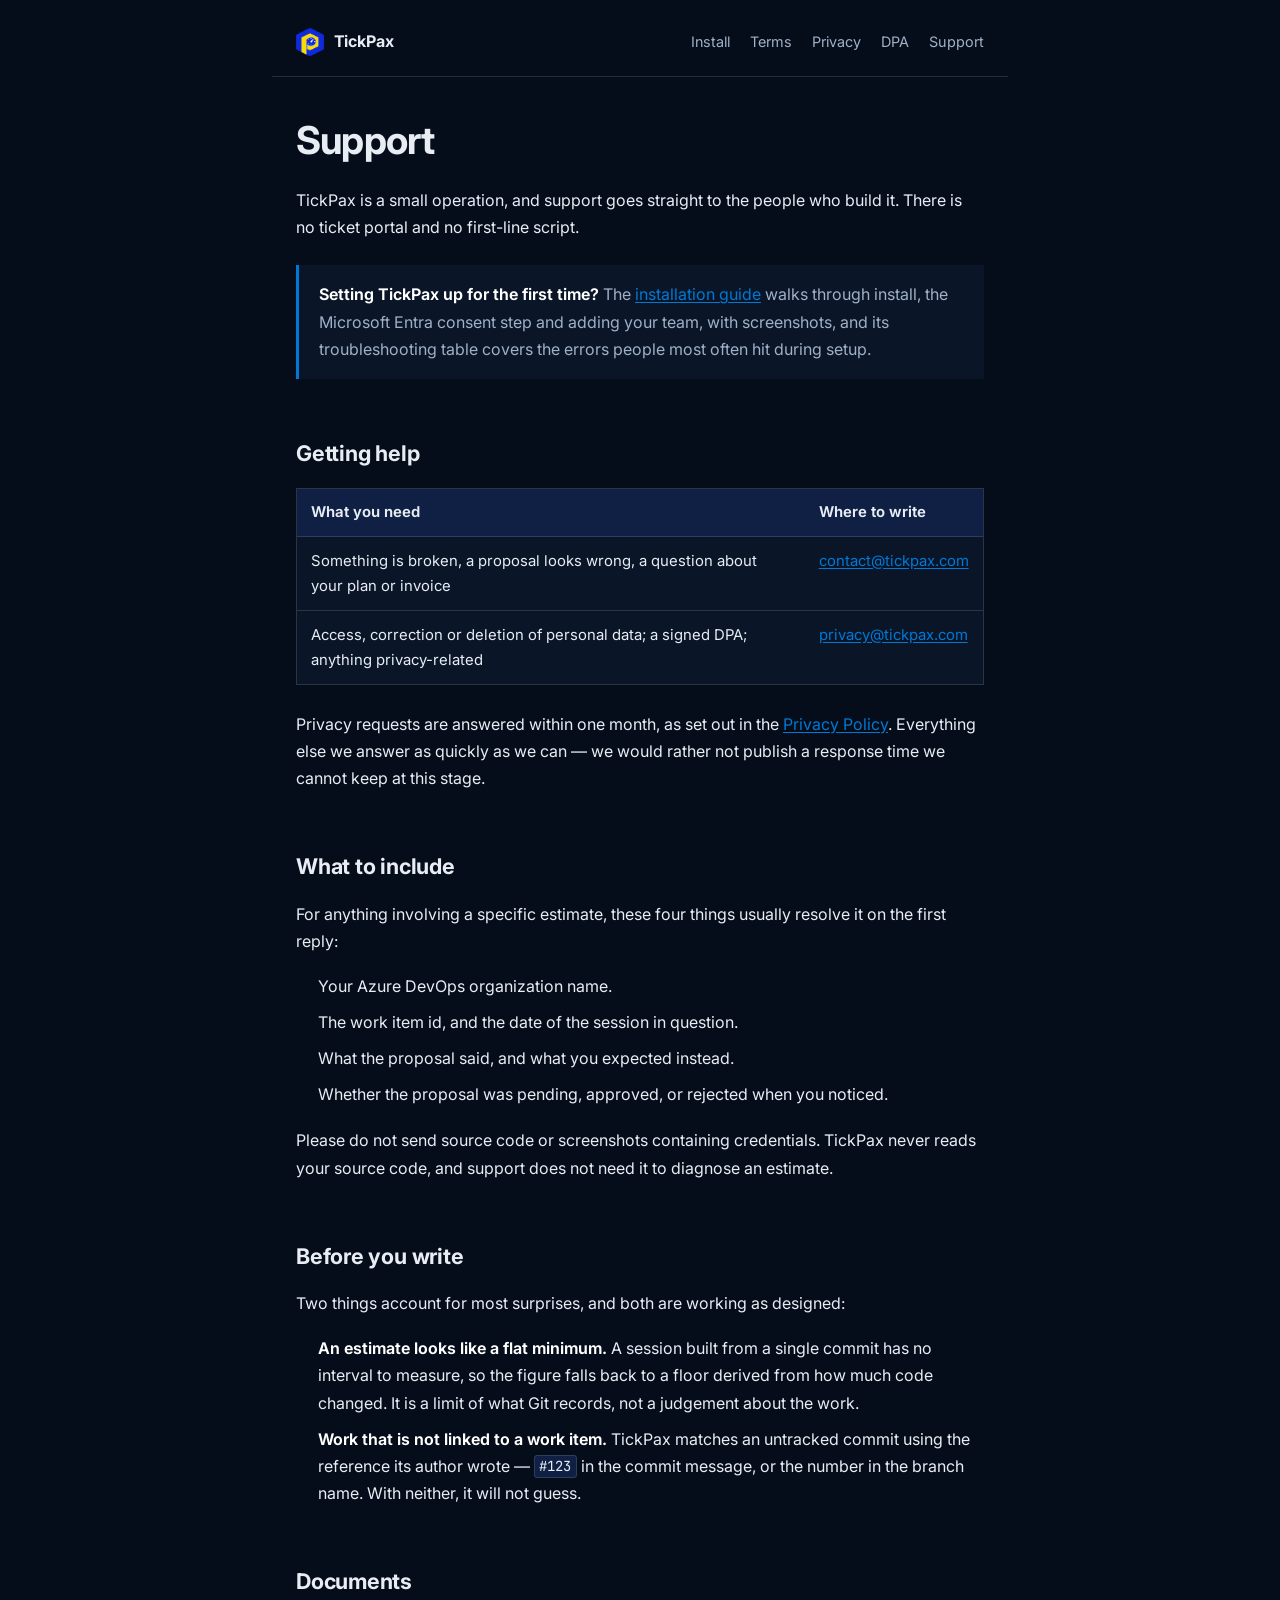
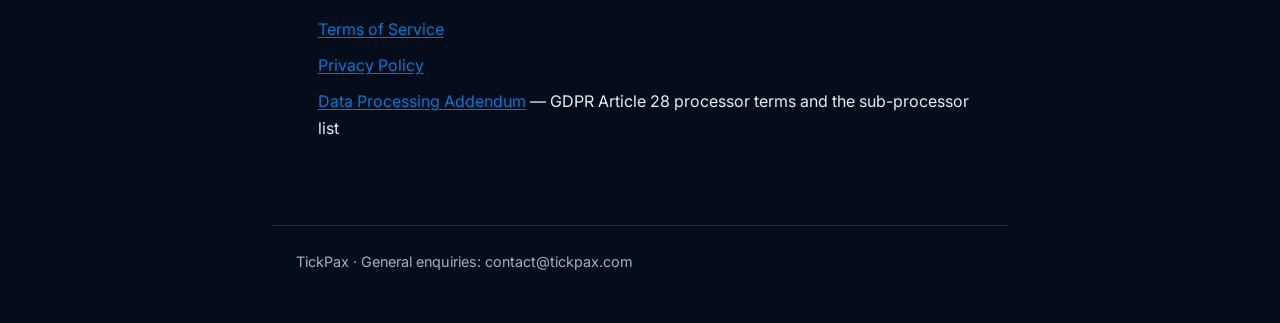
<file: support/index.html>
<!DOCTYPE html>
<html lang="en">
<head>
  <meta charset="UTF-8" />
  <meta name="viewport" content="width=device-width, initial-scale=1.0" />
  <title>Support — TickPax</title>
  <meta name="description" content="How to get help with TickPax: contact routes, what to include, and where to read the terms and privacy policy." />
  <meta name="robots" content="index, follow" />
  <meta name="theme-color" content="#0a1628" />

  <link rel="canonical" href="https://tickpax.com/support" />

  <meta property="og:site_name" content="TickPax" />
  <meta property="og:type" content="article" />
  <meta property="og:url" content="https://tickpax.com/support" />
  <meta property="og:title" content="Support — TickPax" />
  <meta property="og:description" content="How to get help with TickPax." />
  <meta property="og:image" content="https://tickpax.com/assets/og-image.png" />

  <link rel="icon" type="image/png" href="/assets/icon.png" />
  <link rel="apple-touch-icon" href="/assets/icon.png" />

  <link rel="preconnect" href="https://fonts.googleapis.com" />
  <link rel="preconnect" href="https://fonts.gstatic.com" crossorigin />
  <link href="https://fonts.googleapis.com/css2?family=Inter:wght@300;400;500;600;700;800;900&family=JetBrains+Mono:wght@400;500&display=swap" rel="stylesheet" />

  <link rel="stylesheet" href="/styles.css" />
  <link rel="stylesheet" href="/legal.css" />
</head>
<body class="legal-body">
  <header class="legal-header">
    <a href="/" class="legal-logo" aria-label="TickPax home">
      <img src="/assets/icon.png" alt="" width="28" height="28" />
      <span>TickPax</span>
    </a>
    <nav class="legal-nav" aria-label="Legal documents">
      <a href="/install">Install</a>
      <a href="/terms">Terms</a>
      <a href="/privacy">Privacy</a>
      <a href="/dpa">DPA</a>
      <a href="/support">Support</a>
    </nav>
  </header>

  <main class="legal-main">
    <h1>Support</h1>

    <p>
      TickPax is a small operation, and support goes straight to the people who build it.
      There is no ticket portal and no first-line script.
    </p>

    <blockquote>
      <strong>Setting TickPax up for the first time?</strong> The
      <a href="/install">installation guide</a> walks through install, the Microsoft Entra consent
      step and adding your team, with screenshots, and its troubleshooting table covers the
      errors people most often hit during setup.
    </blockquote>

    <h2>Getting help</h2>

    <div class="table-scroll">
      <table>
        <thead>
          <tr><th>What you need</th><th>Where to write</th></tr>
        </thead>
        <tbody>
          <tr>
            <td>Something is broken, a proposal looks wrong, a question about your plan or invoice</td>
            <td><a href="mailto:contact@tickpax.com">contact@tickpax.com</a></td>
          </tr>
          <tr>
            <td>Access, correction or deletion of personal data; a signed DPA; anything privacy-related</td>
            <td><a href="mailto:privacy@tickpax.com">privacy@tickpax.com</a></td>
          </tr>
        </tbody>
      </table>
    </div>

    <p>
      Privacy requests are answered within one month, as set out in the
      <a href="/privacy">Privacy Policy</a>. Everything else we answer as quickly as we can —
      we would rather not publish a response time we cannot keep at this stage.
    </p>

    <h2>What to include</h2>

    <p>
      For anything involving a specific estimate, these four things usually resolve it on the
      first reply:
    </p>

    <ul>
      <li>Your Azure DevOps organization name.</li>
      <li>The work item id, and the date of the session in question.</li>
      <li>What the proposal said, and what you expected instead.</li>
      <li>Whether the proposal was pending, approved, or rejected when you noticed.</li>
    </ul>

    <p>
      Please do not send source code or screenshots containing credentials. TickPax never reads
      your source code, and support does not need it to diagnose an estimate.
    </p>

    <h2>Before you write</h2>

    <p>
      Two things account for most surprises, and both are working as designed:
    </p>

    <ul>
      <li>
        <strong>An estimate looks like a flat minimum.</strong> A session built from a single
        commit has no interval to measure, so the figure falls back to a floor derived from how
        much code changed. It is a limit of what Git records, not a judgement about the work.
      </li>
      <li>
        <strong>Work that is not linked to a work item.</strong> TickPax matches an untracked
        commit using the reference its author wrote — <code>#123</code> in the commit message, or
        the number in the branch name. With neither, it will not guess.
      </li>
    </ul>

    <h2>Documents</h2>

    <ul>
      <li><a href="/terms">Terms of Service</a></li>
      <li><a href="/privacy">Privacy Policy</a></li>
      <li><a href="/dpa">Data Processing Addendum</a> — GDPR Article 28 processor terms and the sub-processor list</li>
    </ul>
  </main>

  <footer class="legal-footer">
    <p>
      <a href="/">TickPax</a> · General enquiries:
      <a href="mailto:contact@tickpax.com">contact@tickpax.com</a>
    </p>
  </footer>
</body>
</html>
</file>
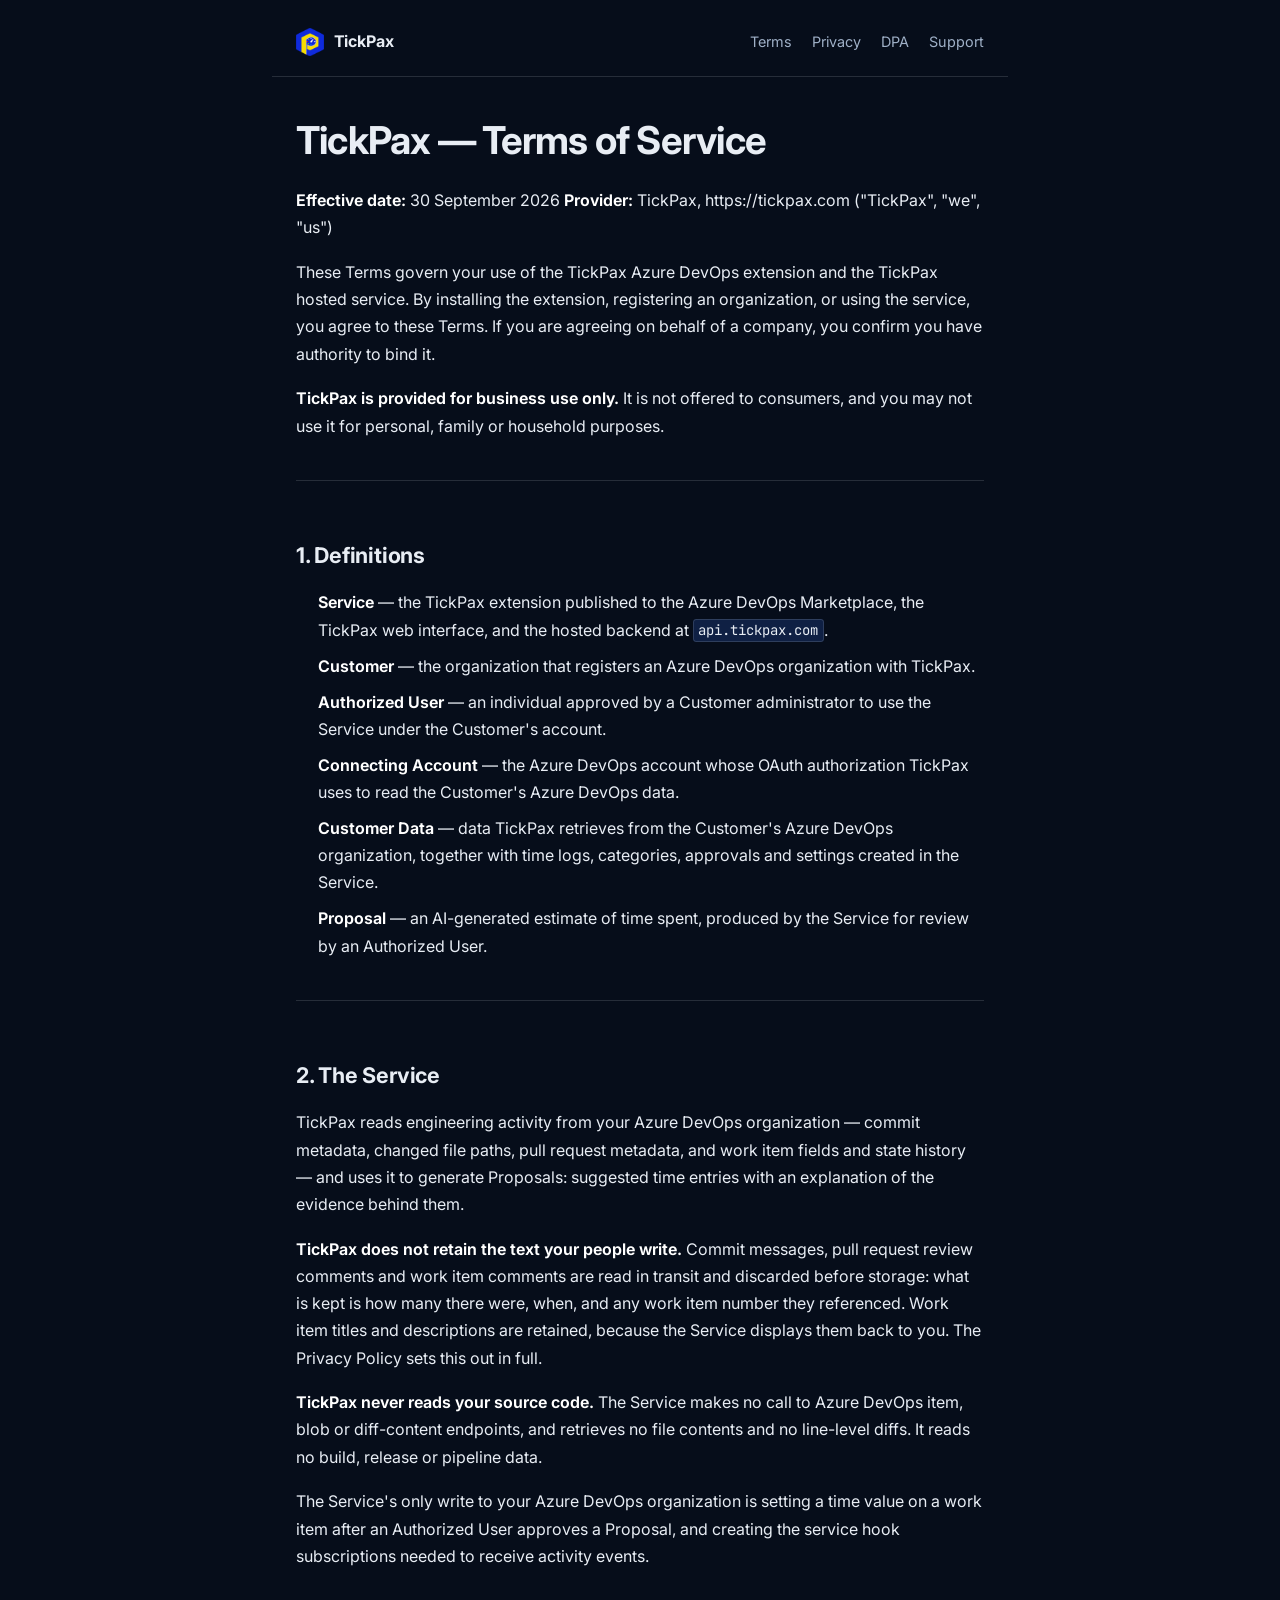
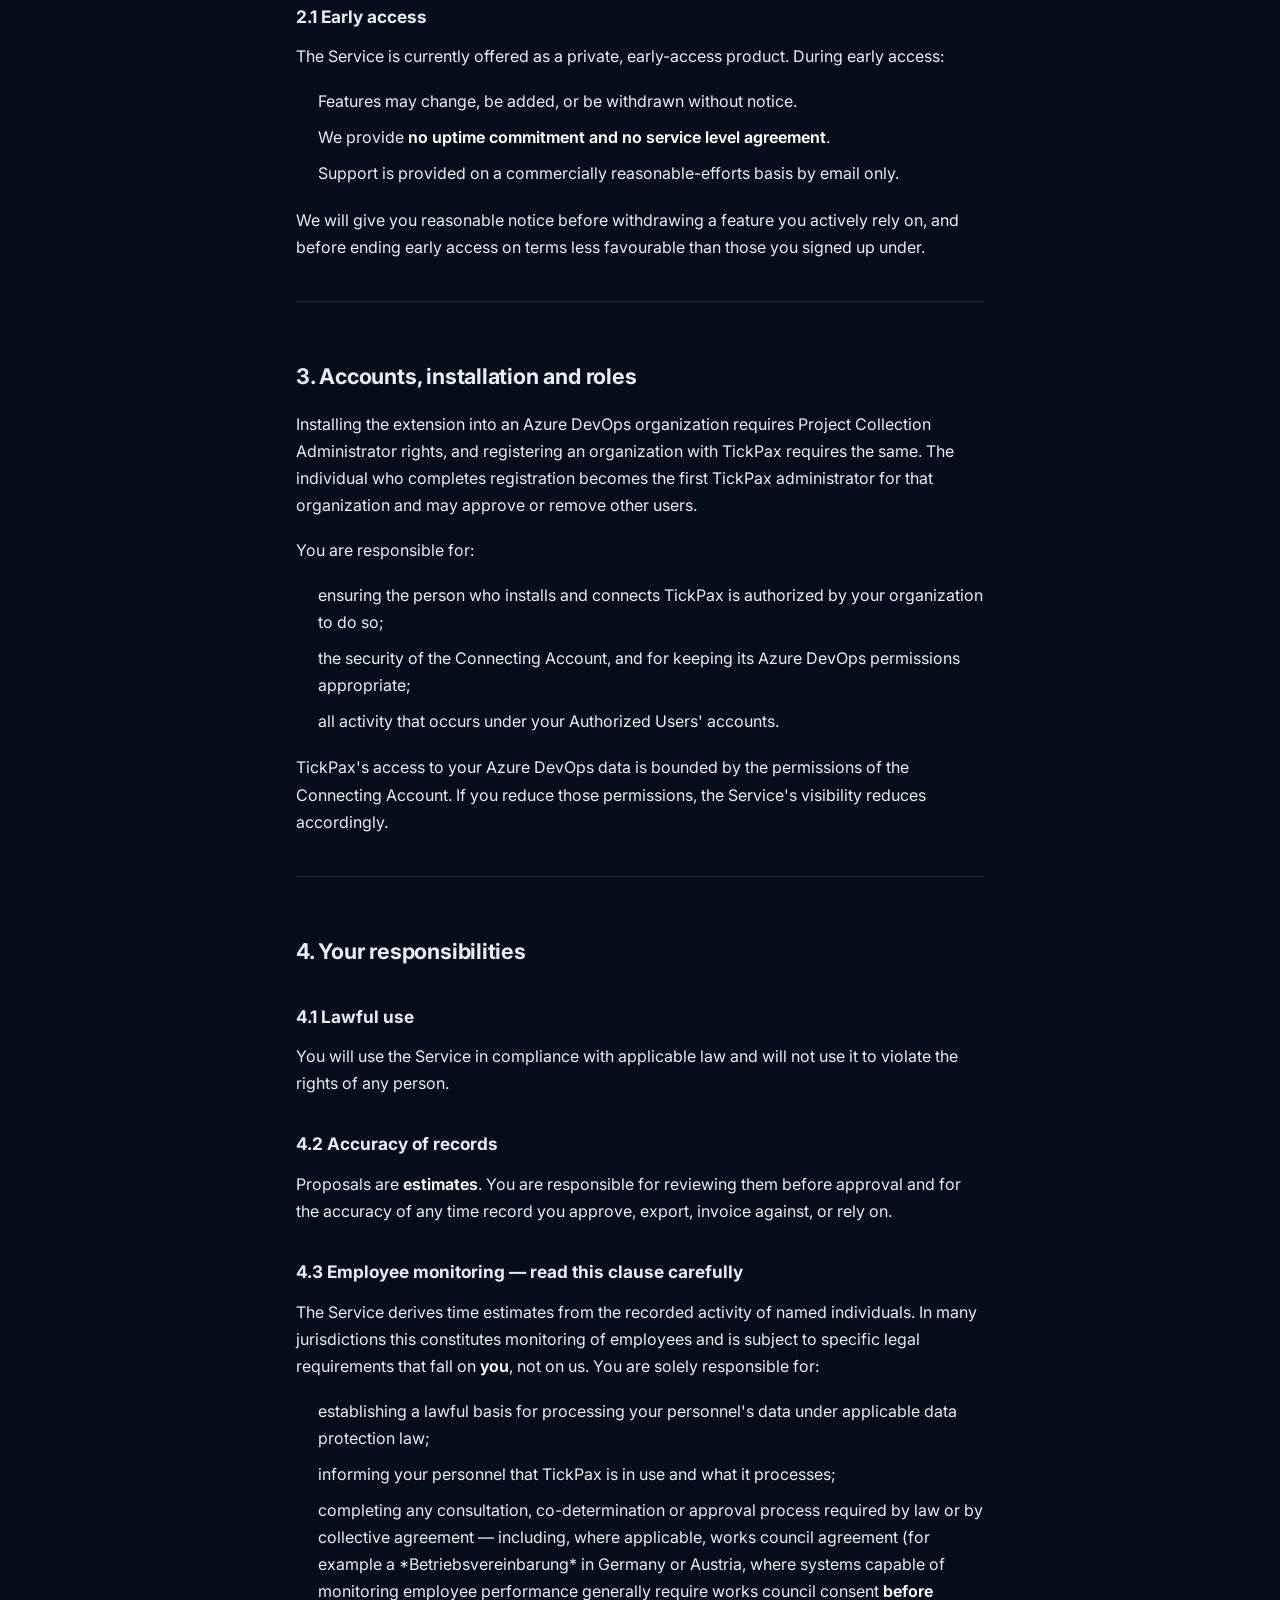
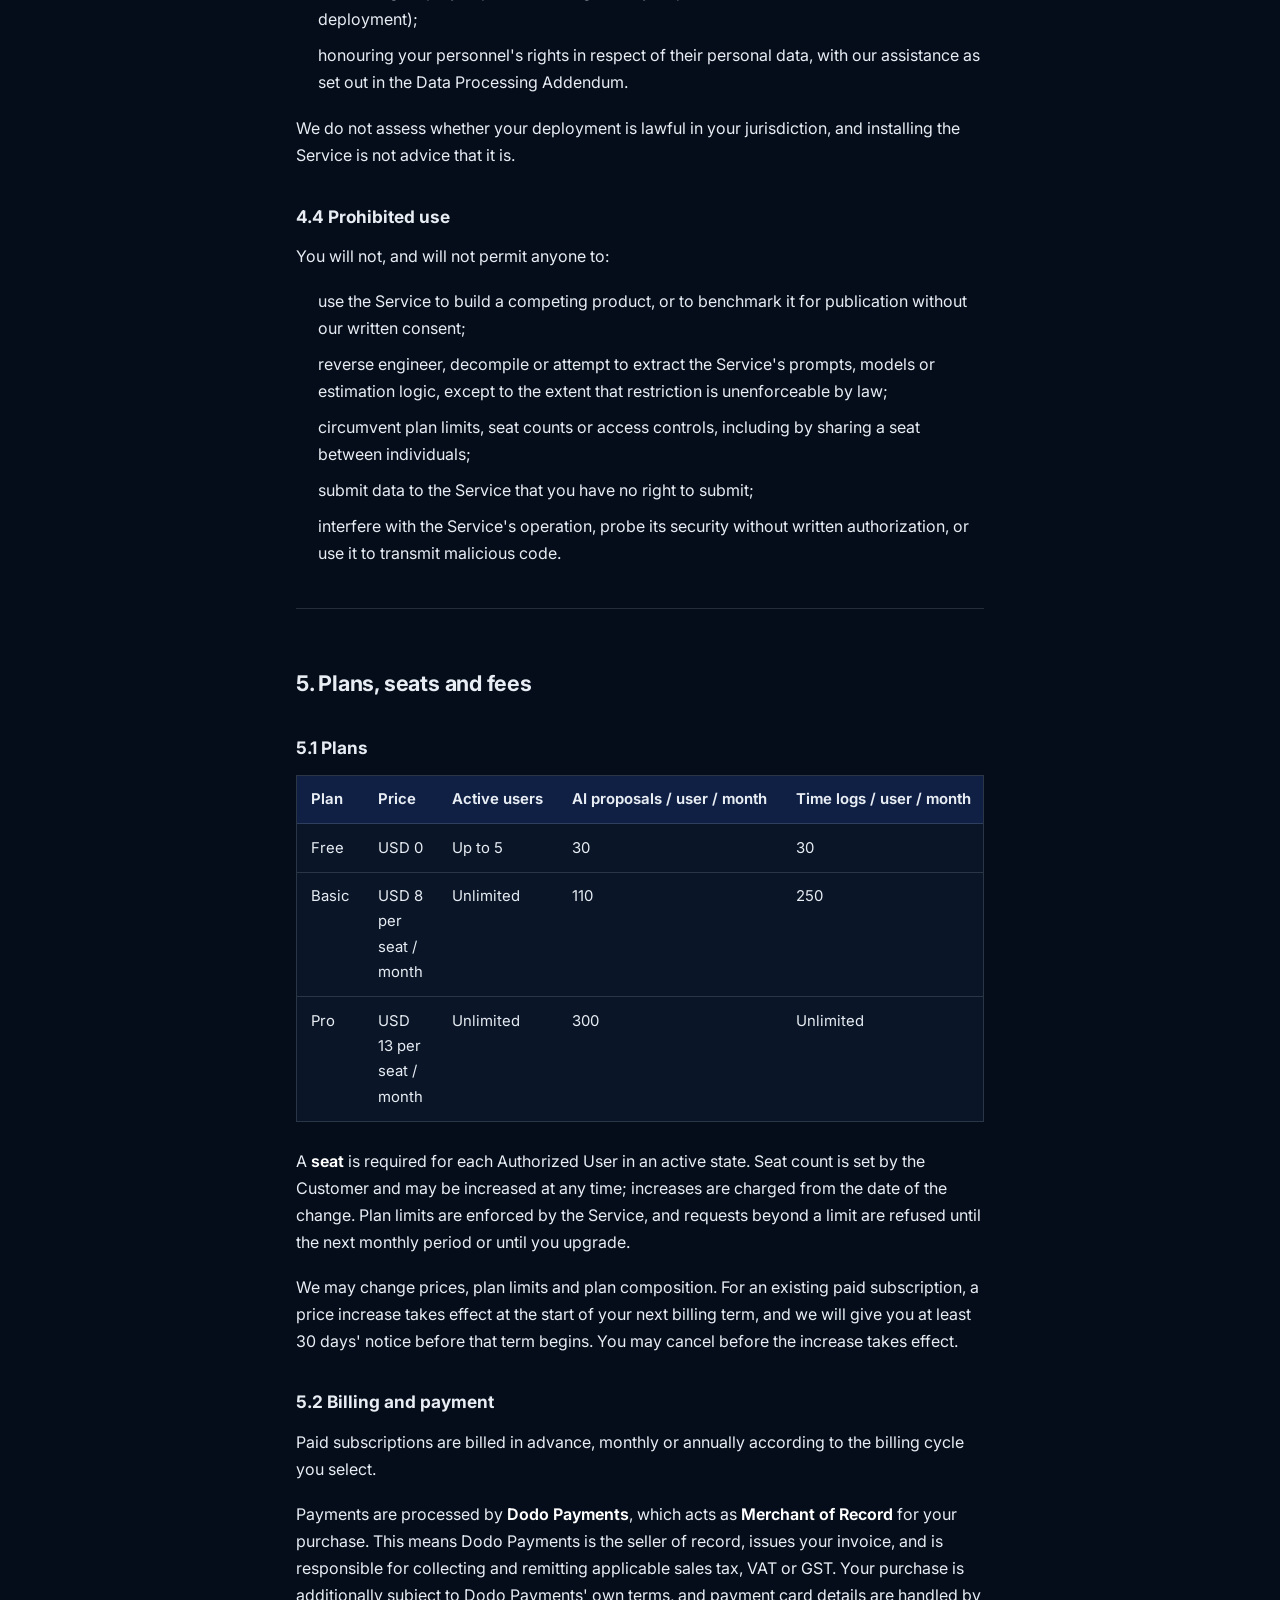
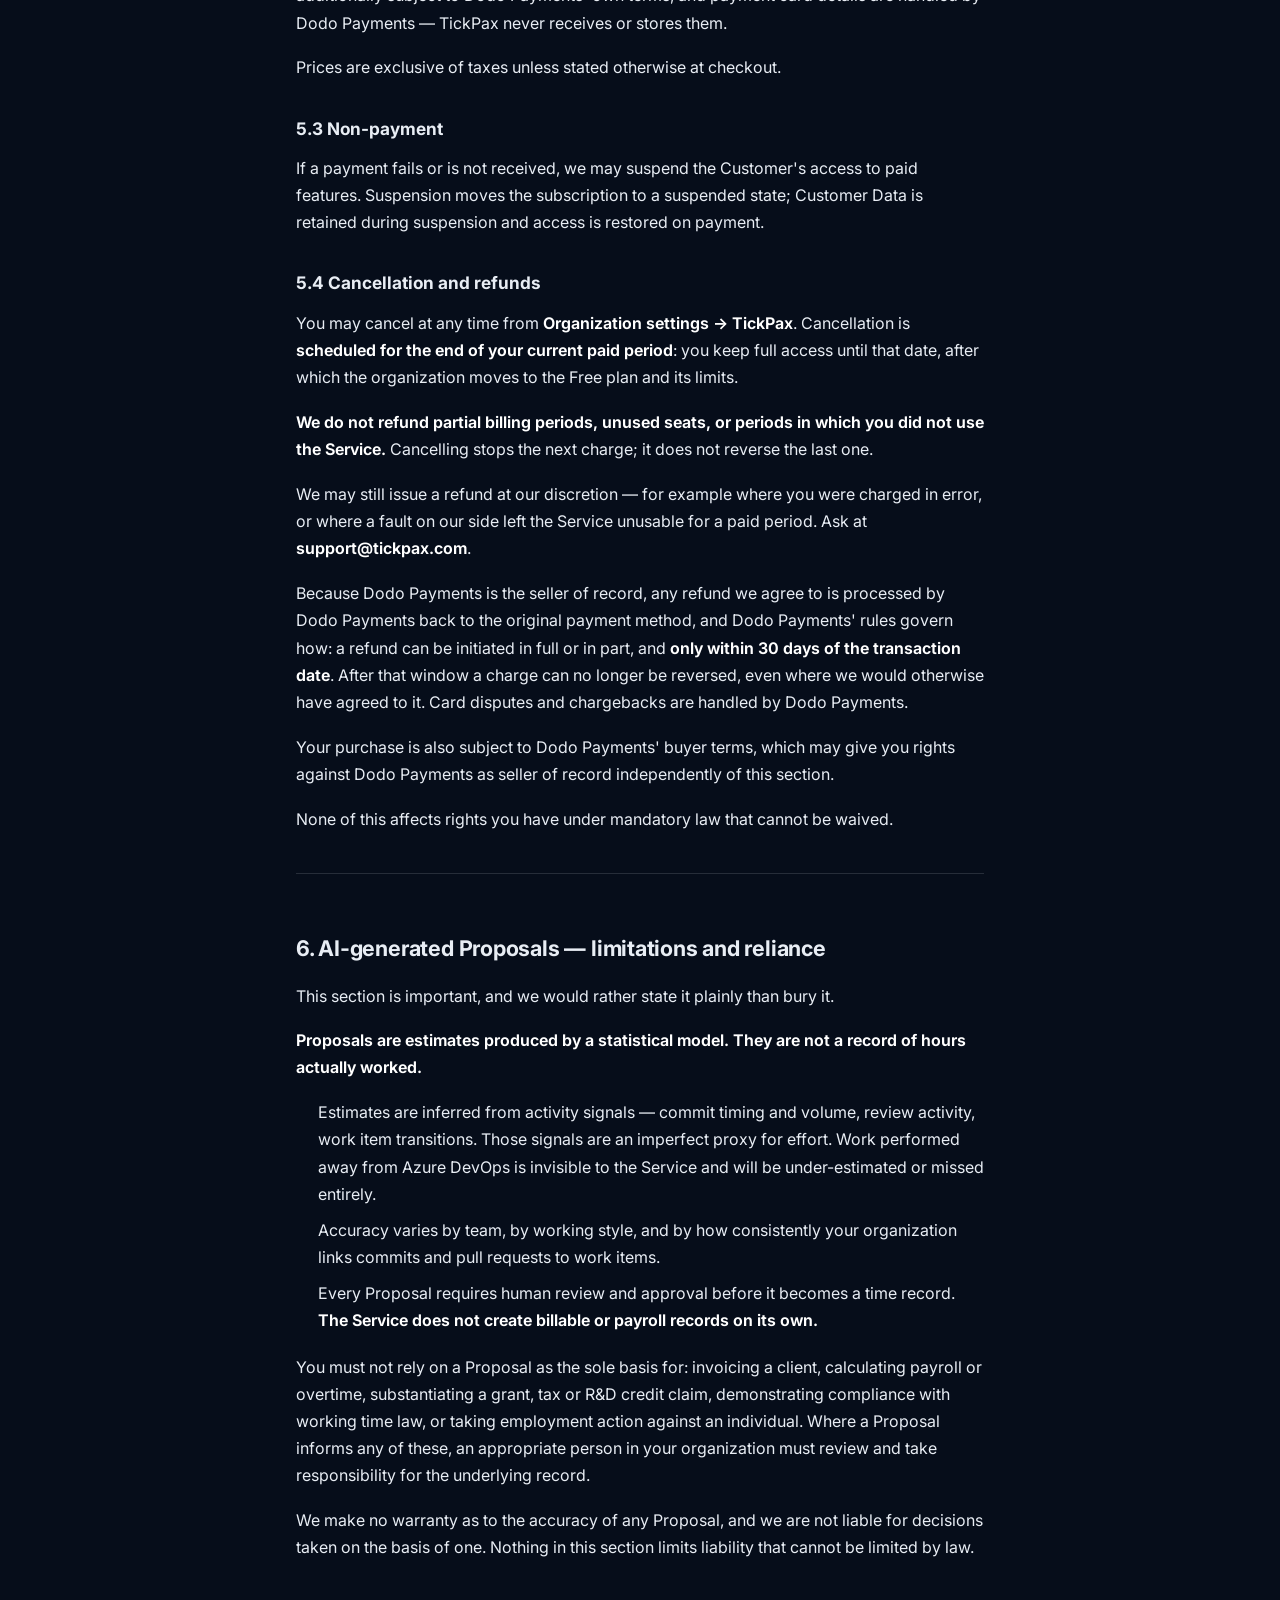
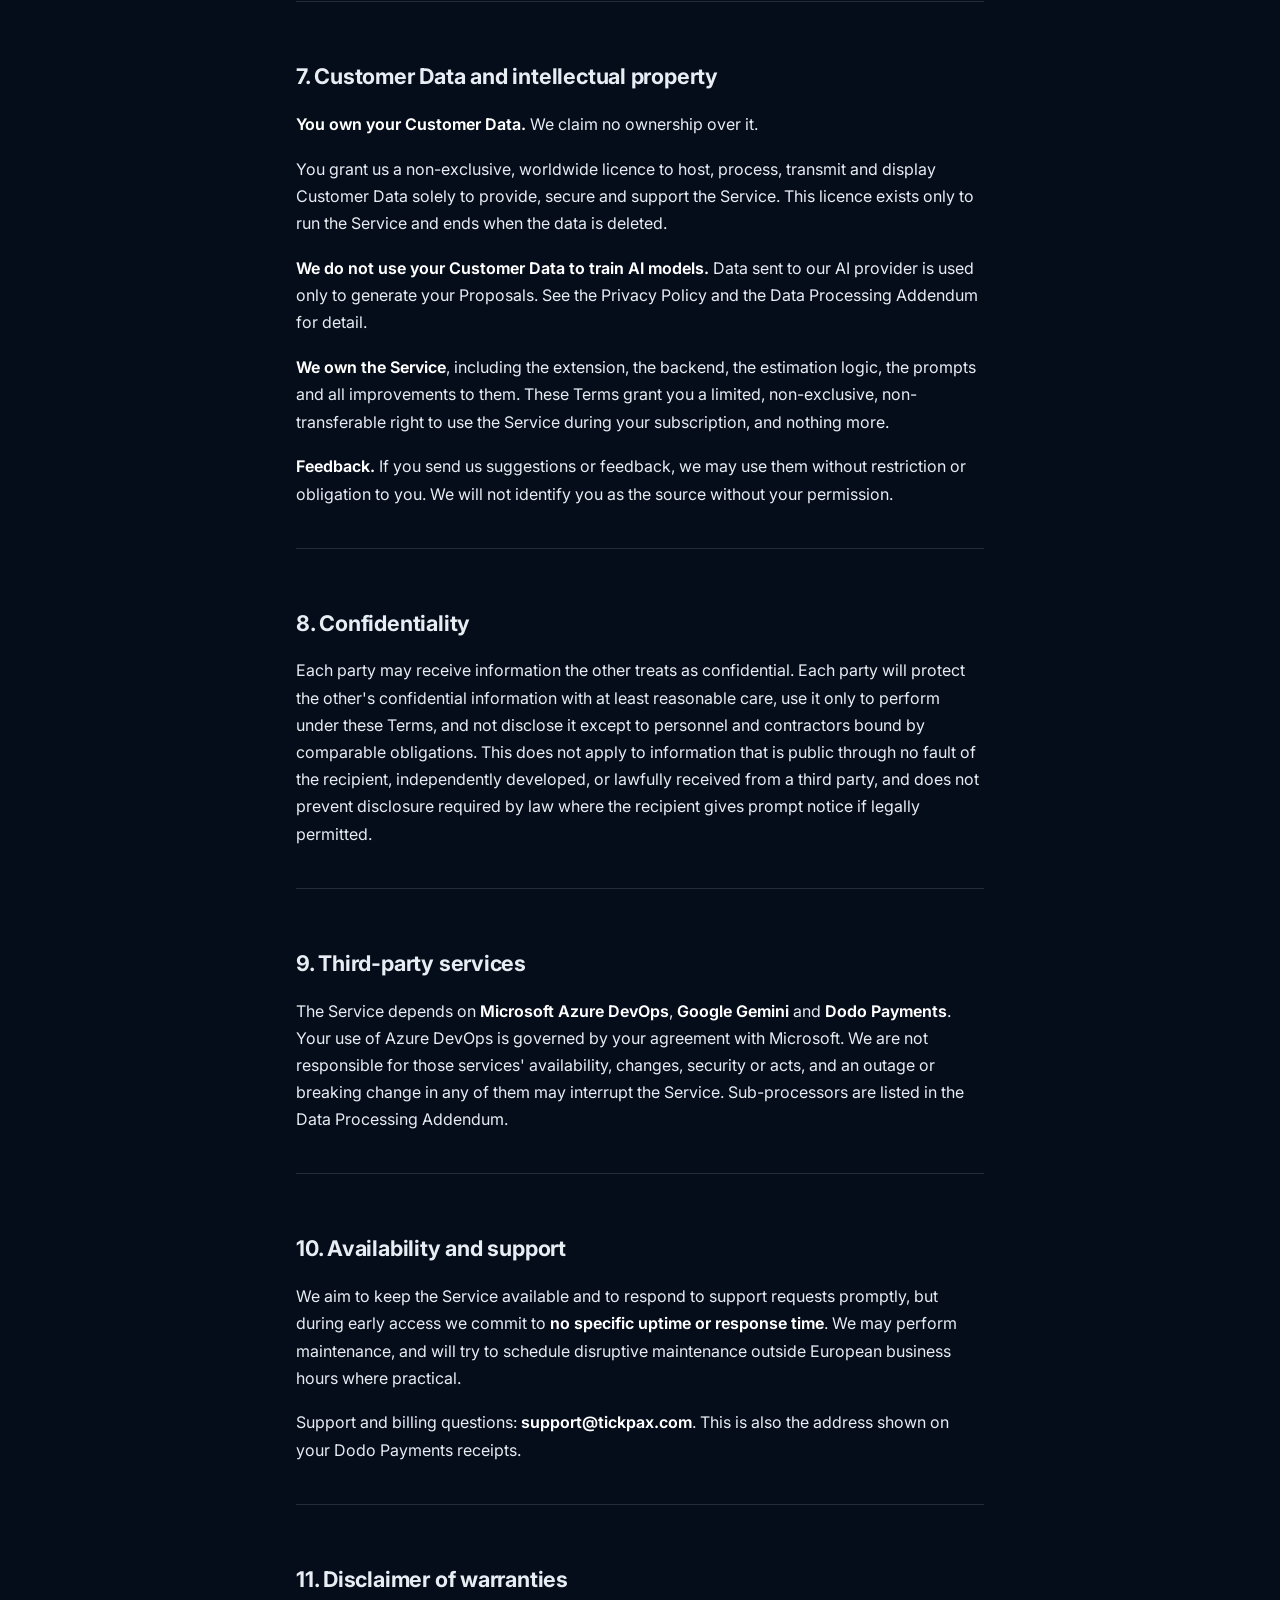
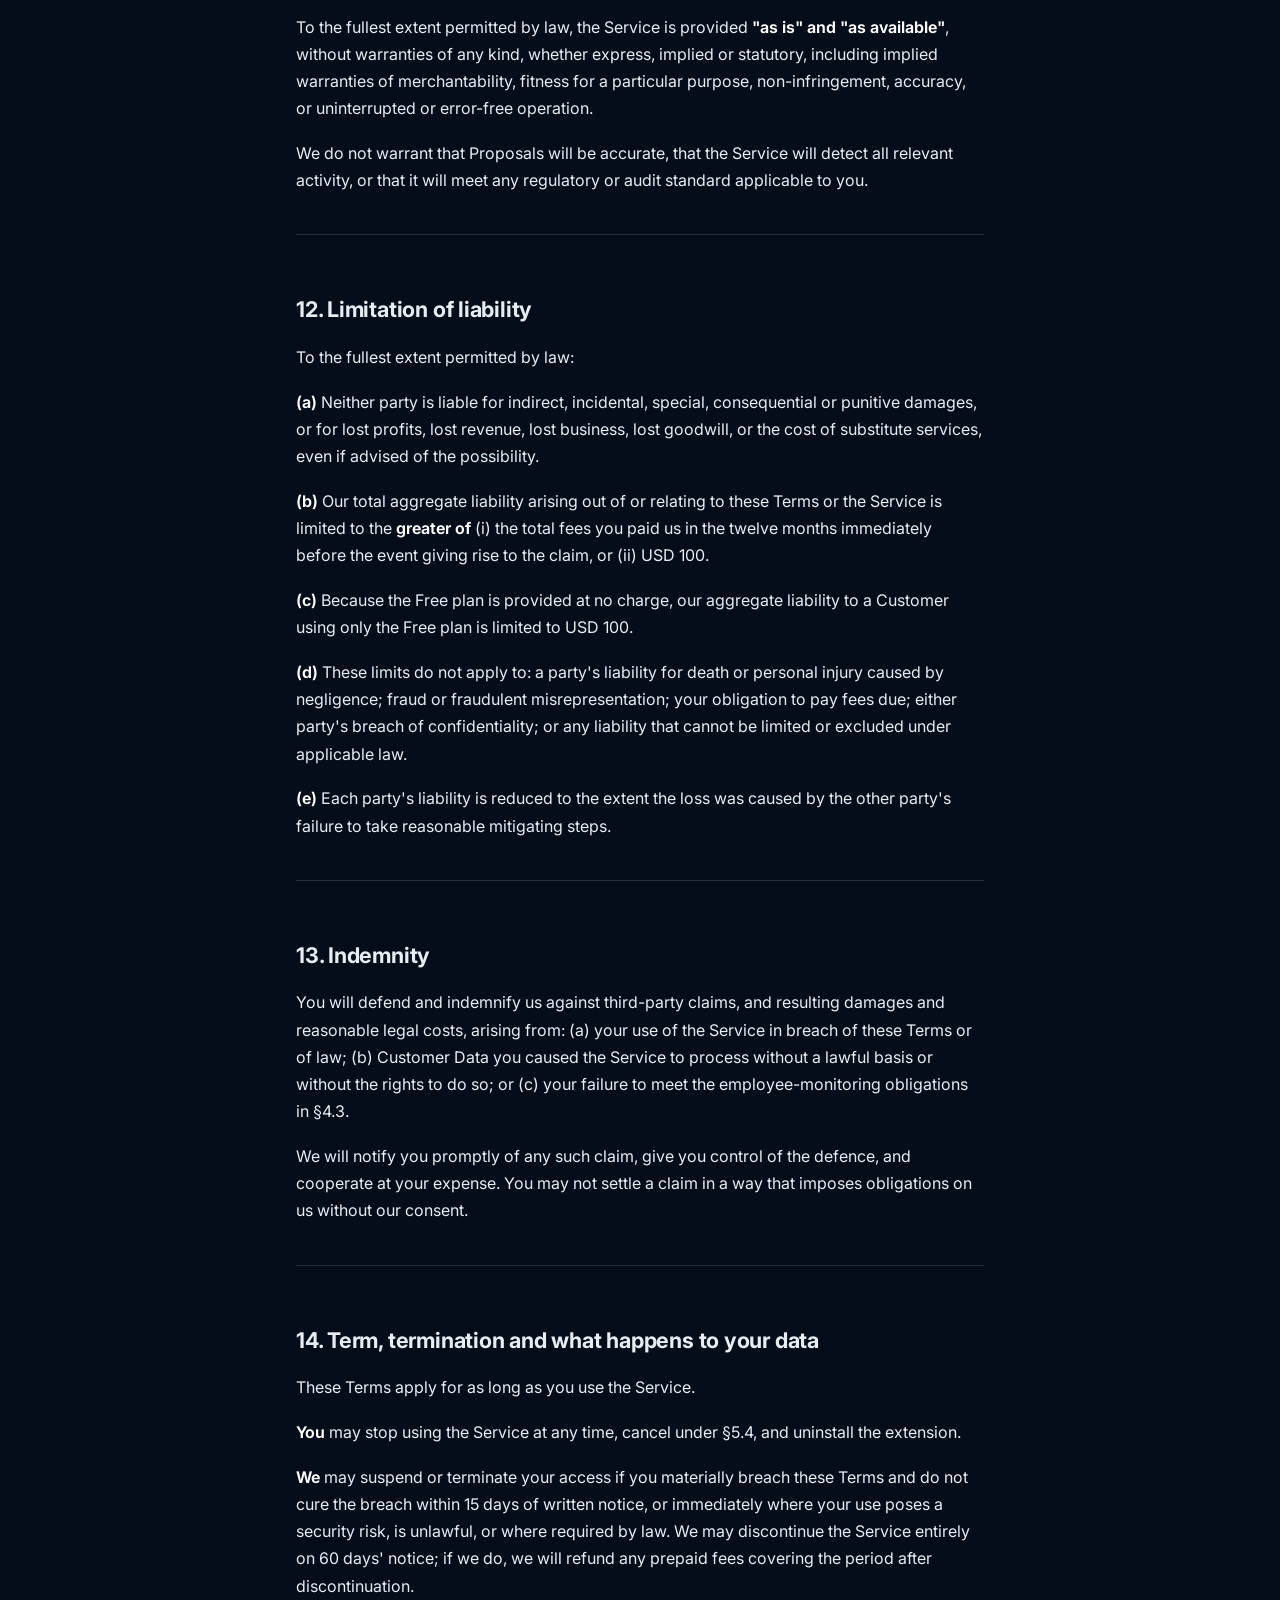
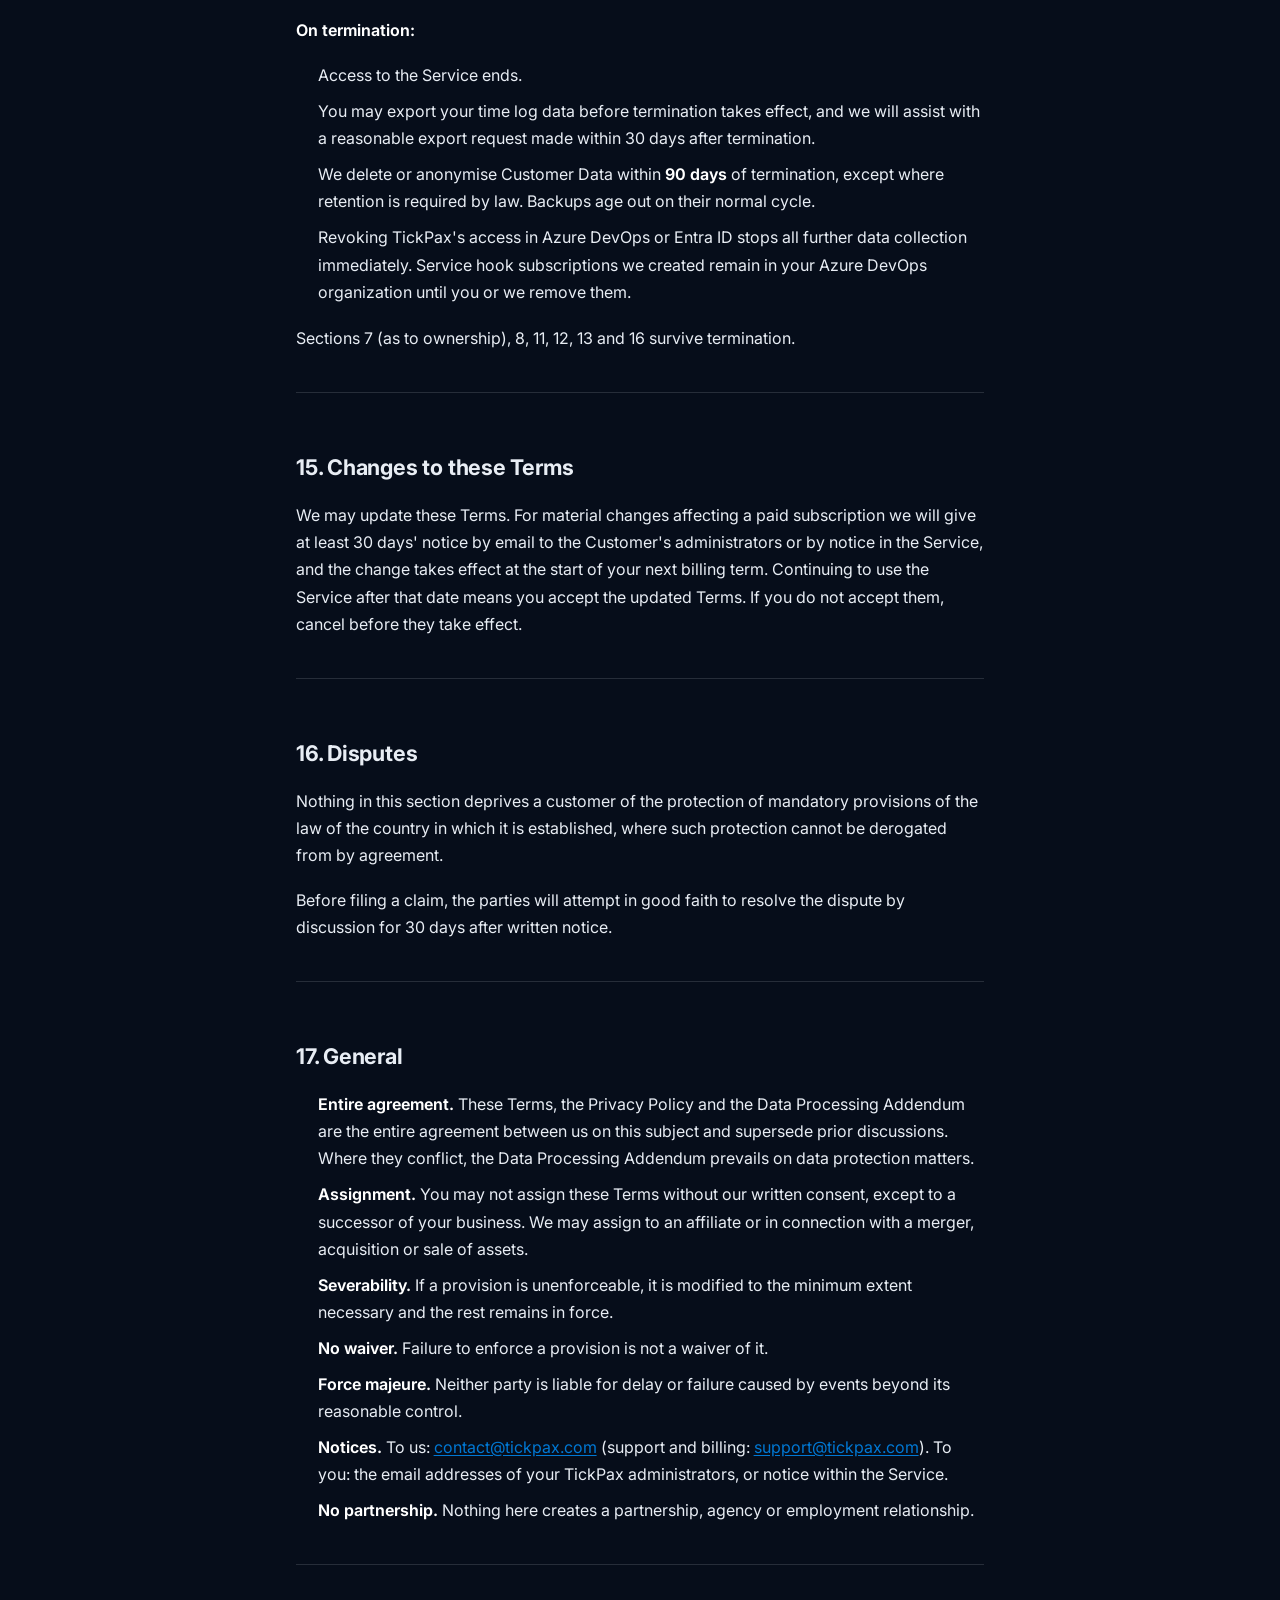
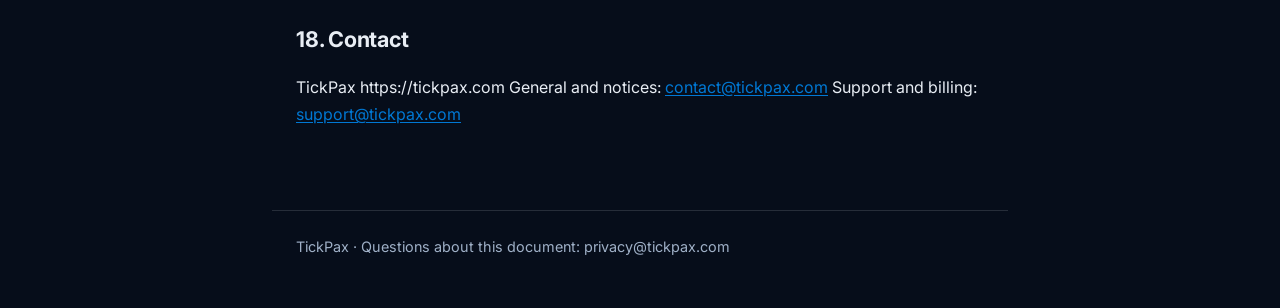
<file: terms/index.html>
<!DOCTYPE html>
<html lang="en">
<head>
  <meta charset="UTF-8" />
  <meta name="viewport" content="width=device-width, initial-scale=1.0" />
  <title>Terms of Service — TickPax</title>
  <meta name="description" content="The commercial terms for using TickPax: plans, seats, billing, and liability." />
  <meta name="robots" content="index, follow" />
  <meta name="theme-color" content="#0a1628" />

  <link rel="canonical" href="https://tickpax.com/terms" />

  <meta property="og:site_name" content="TickPax" />
  <meta property="og:type" content="article" />
  <meta property="og:url" content="https://tickpax.com/terms" />
  <meta property="og:title" content="Terms of Service — TickPax" />
  <meta property="og:description" content="The commercial terms for using TickPax: plans, seats, billing, and liability." />
  <meta property="og:image" content="https://tickpax.com/assets/og-image.png" />

  <link rel="icon" type="image/png" href="/assets/icon.png" />
  <link rel="apple-touch-icon" href="/assets/icon.png" />

  <link rel="preconnect" href="https://fonts.googleapis.com" />
  <link rel="preconnect" href="https://fonts.gstatic.com" crossorigin />
  <link href="https://fonts.googleapis.com/css2?family=Inter:wght@300;400;500;600;700;800;900&family=JetBrains+Mono:wght@400;500&display=swap" rel="stylesheet" />

  <link rel="stylesheet" href="/styles.css" />
  <link rel="stylesheet" href="/legal.css" />
</head>
<body class="legal-body">
  <header class="legal-header">
    <a href="/" class="legal-logo" aria-label="TickPax home">
      <img src="/assets/icon.png" alt="" width="28" height="28" />
      <span>TickPax</span>
    </a>
    <nav class="legal-nav" aria-label="Legal documents">
      <a href="/terms">Terms</a>
      <a href="/privacy">Privacy</a>
      <a href="/dpa">DPA</a>
      <a href="/support">Support</a>
    </nav>
  </header>

  <main class="legal-main">
<h1>TickPax — Terms of Service</h1>
<p><strong>Effective date:</strong> 30 September 2026 <strong>Provider:</strong> TickPax, https://tickpax.com ("TickPax", "we", "us")</p>
<p>These Terms govern your use of the TickPax Azure DevOps extension and the TickPax hosted service. By installing the extension, registering an organization, or using the service, you agree to these Terms. If you are agreeing on behalf of a company, you confirm you have authority to bind it.</p>
<p><strong>TickPax is provided for business use only.</strong> It is not offered to consumers, and you may not use it for personal, family or household purposes.</p>
<hr />
<h2>1. Definitions</h2>
<ul><li><strong>Service</strong> — the TickPax extension published to the Azure DevOps Marketplace, the TickPax web interface, and the hosted backend at <code>api.tickpax.com</code>.</li><li><strong>Customer</strong> — the organization that registers an Azure DevOps organization with TickPax.</li><li><strong>Authorized User</strong> — an individual approved by a Customer administrator to use the Service under the Customer's account.</li><li><strong>Connecting Account</strong> — the Azure DevOps account whose OAuth authorization TickPax uses to read the Customer's Azure DevOps data.</li><li><strong>Customer Data</strong> — data TickPax retrieves from the Customer's Azure DevOps organization, together with time logs, categories, approvals and settings created in the Service.</li><li><strong>Proposal</strong> — an AI-generated estimate of time spent, produced by the Service for review by an Authorized User.</li></ul>
<hr />
<h2>2. The Service</h2>
<p>TickPax reads engineering activity from your Azure DevOps organization — commit metadata, changed file paths, pull request metadata, and work item fields and state history — and uses it to generate Proposals: suggested time entries with an explanation of the evidence behind them.</p>
<p><strong>TickPax does not retain the text your people write.</strong> Commit messages, pull request review comments and work item comments are read in transit and discarded before storage: what is kept is how many there were, when, and any work item number they referenced. Work item titles and descriptions are retained, because the Service displays them back to you. The Privacy Policy sets this out in full.</p>
<p><strong>TickPax never reads your source code.</strong> The Service makes no call to Azure DevOps item, blob or diff-content endpoints, and retrieves no file contents and no line-level diffs. It reads no build, release or pipeline data.</p>
<p>The Service's only write to your Azure DevOps organization is setting a time value on a work item after an Authorized User approves a Proposal, and creating the service hook subscriptions needed to receive activity events.</p>
<h3>2.1 Early access</h3>
<p>The Service is currently offered as a private, early-access product. During early access:</p>
<ul><li>Features may change, be added, or be withdrawn without notice.</li><li>We provide <strong>no uptime commitment and no service level agreement</strong>.</li><li>Support is provided on a commercially reasonable-efforts basis by email only.</li></ul>
<p>We will give you reasonable notice before withdrawing a feature you actively rely on, and before ending early access on terms less favourable than those you signed up under.</p>
<hr />
<h2>3. Accounts, installation and roles</h2>
<p>Installing the extension into an Azure DevOps organization requires Project Collection Administrator rights, and registering an organization with TickPax requires the same. The individual who completes registration becomes the first TickPax administrator for that organization and may approve or remove other users.</p>
<p>You are responsible for:</p>
<ul><li>ensuring the person who installs and connects TickPax is authorized by your organization to do so;</li><li>the security of the Connecting Account, and for keeping its Azure DevOps permissions appropriate;</li><li>all activity that occurs under your Authorized Users' accounts.</li></ul>
<p>TickPax's access to your Azure DevOps data is bounded by the permissions of the Connecting Account. If you reduce those permissions, the Service's visibility reduces accordingly.</p>
<hr />
<h2>4. Your responsibilities</h2>
<h3>4.1 Lawful use</h3>
<p>You will use the Service in compliance with applicable law and will not use it to violate the rights of any person.</p>
<h3>4.2 Accuracy of records</h3>
<p>Proposals are <strong>estimates</strong>. You are responsible for reviewing them before approval and for the accuracy of any time record you approve, export, invoice against, or rely on.</p>
<h3>4.3 Employee monitoring — read this clause carefully</h3>
<p>The Service derives time estimates from the recorded activity of named individuals. In many jurisdictions this constitutes monitoring of employees and is subject to specific legal requirements that fall on <strong>you</strong>, not on us. You are solely responsible for:</p>
<ul><li>establishing a lawful basis for processing your personnel's data under applicable data protection law;</li><li>informing your personnel that TickPax is in use and what it processes;</li><li>completing any consultation, co-determination or approval process required by law or by collective agreement — including, where applicable, works council agreement (for example a *Betriebsvereinbarung* in Germany or Austria, where systems capable of monitoring employee performance generally require works council consent <strong>before</strong> deployment);</li><li>honouring your personnel's rights in respect of their personal data, with our assistance as set out in the Data Processing Addendum.</li></ul>
<p>We do not assess whether your deployment is lawful in your jurisdiction, and installing the Service is not advice that it is.</p>
<h3>4.4 Prohibited use</h3>
<p>You will not, and will not permit anyone to:</p>
<ul><li>use the Service to build a competing product, or to benchmark it for publication without our written consent;</li><li>reverse engineer, decompile or attempt to extract the Service's prompts, models or estimation logic, except to the extent that restriction is unenforceable by law;</li><li>circumvent plan limits, seat counts or access controls, including by sharing a seat between individuals;</li><li>submit data to the Service that you have no right to submit;</li><li>interfere with the Service's operation, probe its security without written authorization, or use it to transmit malicious code.</li></ul>
<hr />
<h2>5. Plans, seats and fees</h2>
<h3>5.1 Plans</h3>
<div class="table-scroll"><table>
<thead><tr><th>Plan</th><th>Price</th><th>Active users</th><th>AI proposals / user / month</th><th>Time logs / user / month</th></tr></thead>
<tbody>
<tr><td>Free</td><td>USD 0</td><td>Up to 5</td><td>30</td><td>30</td></tr>
<tr><td>Basic</td><td>USD 8 per seat / month</td><td>Unlimited</td><td>110</td><td>250</td></tr>
<tr><td>Pro</td><td>USD 13 per seat / month</td><td>Unlimited</td><td>300</td><td>Unlimited</td></tr>
</tbody></table></div>
<p>A <strong>seat</strong> is required for each Authorized User in an active state. Seat count is set by the Customer and may be increased at any time; increases are charged from the date of the change. Plan limits are enforced by the Service, and requests beyond a limit are refused until the next monthly period or until you upgrade.</p>
<p>We may change prices, plan limits and plan composition. For an existing paid subscription, a price increase takes effect at the start of your next billing term, and we will give you at least 30 days' notice before that term begins. You may cancel before the increase takes effect.</p>
<h3>5.2 Billing and payment</h3>
<p>Paid subscriptions are billed in advance, monthly or annually according to the billing cycle you select.</p>
<p>Payments are processed by <strong>Dodo Payments</strong>, which acts as <strong>Merchant of Record</strong> for your purchase. This means Dodo Payments is the seller of record, issues your invoice, and is responsible for collecting and remitting applicable sales tax, VAT or GST. Your purchase is additionally subject to Dodo Payments' own terms, and payment card details are handled by Dodo Payments — TickPax never receives or stores them.</p>
<p>Prices are exclusive of taxes unless stated otherwise at checkout.</p>
<h3>5.3 Non-payment</h3>
<p>If a payment fails or is not received, we may suspend the Customer's access to paid features. Suspension moves the subscription to a suspended state; Customer Data is retained during suspension and access is restored on payment.</p>
<h3>5.4 Cancellation and refunds</h3>
<p>You may cancel at any time from <strong>Organization settings → TickPax</strong>. Cancellation is <strong>scheduled for the end of your current paid period</strong>: you keep full access until that date, after which the organization moves to the Free plan and its limits.</p>
<p><strong>We do not refund partial billing periods, unused seats, or periods in which you did not use the Service.</strong> Cancelling stops the next charge; it does not reverse the last one.</p>
<p>We may still issue a refund at our discretion — for example where you were charged in error, or where a fault on our side left the Service unusable for a paid period. Ask at <strong>support@tickpax.com</strong>.</p>
<p>Because Dodo Payments is the seller of record, any refund we agree to is processed by Dodo Payments back to the original payment method, and Dodo Payments' rules govern how: a refund can be initiated in full or in part, and <strong>only within 30 days of the transaction date</strong>. After that window a charge can no longer be reversed, even where we would otherwise have agreed to it. Card disputes and chargebacks are handled by Dodo Payments.</p>
<p>Your purchase is also subject to Dodo Payments' buyer terms, which may give you rights against Dodo Payments as seller of record independently of this section.</p>
<p>None of this affects rights you have under mandatory law that cannot be waived.</p>
<hr />
<h2>6. AI-generated Proposals — limitations and reliance</h2>
<p>This section is important, and we would rather state it plainly than bury it.</p>
<p><strong>Proposals are estimates produced by a statistical model. They are not a record of hours actually worked.</strong></p>
<ul><li>Estimates are inferred from activity signals — commit timing and volume, review activity, work item transitions. Those signals are an imperfect proxy for effort. Work performed away from Azure DevOps is invisible to the Service and will be under-estimated or missed entirely.</li><li>Accuracy varies by team, by working style, and by how consistently your organization links commits and pull requests to work items.</li><li>Every Proposal requires human review and approval before it becomes a time record. <strong>The Service does not create billable or payroll records on its own.</strong></li></ul>
<p>You must not rely on a Proposal as the sole basis for: invoicing a client, calculating payroll or overtime, substantiating a grant, tax or R&amp;D credit claim, demonstrating compliance with working time law, or taking employment action against an individual. Where a Proposal informs any of these, an appropriate person in your organization must review and take responsibility for the underlying record.</p>
<p>We make no warranty as to the accuracy of any Proposal, and we are not liable for decisions taken on the basis of one. Nothing in this section limits liability that cannot be limited by law.</p>
<hr />
<h2>7. Customer Data and intellectual property</h2>
<p><strong>You own your Customer Data.</strong> We claim no ownership over it.</p>
<p>You grant us a non-exclusive, worldwide licence to host, process, transmit and display Customer Data solely to provide, secure and support the Service. This licence exists only to run the Service and ends when the data is deleted.</p>
<p><strong>We do not use your Customer Data to train AI models.</strong> Data sent to our AI provider is used only to generate your Proposals. See the Privacy Policy and the Data Processing Addendum for detail.</p>
<p><strong>We own the Service</strong>, including the extension, the backend, the estimation logic, the prompts and all improvements to them. These Terms grant you a limited, non-exclusive, non-transferable right to use the Service during your subscription, and nothing more.</p>
<p><strong>Feedback.</strong> If you send us suggestions or feedback, we may use them without restriction or obligation to you. We will not identify you as the source without your permission.</p>
<hr />
<h2>8. Confidentiality</h2>
<p>Each party may receive information the other treats as confidential. Each party will protect the other's confidential information with at least reasonable care, use it only to perform under these Terms, and not disclose it except to personnel and contractors bound by comparable obligations. This does not apply to information that is public through no fault of the recipient, independently developed, or lawfully received from a third party, and does not prevent disclosure required by law where the recipient gives prompt notice if legally permitted.</p>
<hr />
<h2>9. Third-party services</h2>
<p>The Service depends on <strong>Microsoft Azure DevOps</strong>, <strong>Google Gemini</strong> and <strong>Dodo Payments</strong>. Your use of Azure DevOps is governed by your agreement with Microsoft. We are not responsible for those services' availability, changes, security or acts, and an outage or breaking change in any of them may interrupt the Service. Sub-processors are listed in the Data Processing Addendum.</p>
<hr />
<h2>10. Availability and support</h2>
<p>We aim to keep the Service available and to respond to support requests promptly, but during early access we commit to <strong>no specific uptime or response time</strong>. We may perform maintenance, and will try to schedule disruptive maintenance outside European business hours where practical.</p>
<p>Support and billing questions: <strong>support@tickpax.com</strong>. This is also the address shown on your Dodo Payments receipts.</p>
<hr />
<h2>11. Disclaimer of warranties</h2>
<p>To the fullest extent permitted by law, the Service is provided <strong>"as is" and "as available"</strong>, without warranties of any kind, whether express, implied or statutory, including implied warranties of merchantability, fitness for a particular purpose, non-infringement, accuracy, or uninterrupted or error-free operation.</p>
<p>We do not warrant that Proposals will be accurate, that the Service will detect all relevant activity, or that it will meet any regulatory or audit standard applicable to you.</p>
<hr />
<h2>12. Limitation of liability</h2>
<p>To the fullest extent permitted by law:</p>
<p><strong>(a)</strong> Neither party is liable for indirect, incidental, special, consequential or punitive damages, or for lost profits, lost revenue, lost business, lost goodwill, or the cost of substitute services, even if advised of the possibility.</p>
<p><strong>(b)</strong> Our total aggregate liability arising out of or relating to these Terms or the Service is limited to the <strong>greater of</strong> (i) the total fees you paid us in the twelve months immediately before the event giving rise to the claim, or (ii) USD 100.</p>
<p><strong>(c)</strong> Because the Free plan is provided at no charge, our aggregate liability to a Customer using only the Free plan is limited to USD 100.</p>
<p><strong>(d)</strong> These limits do not apply to: a party's liability for death or personal injury caused by negligence; fraud or fraudulent misrepresentation; your obligation to pay fees due; either party's breach of confidentiality; or any liability that cannot be limited or excluded under applicable law.</p>
<p><strong>(e)</strong> Each party's liability is reduced to the extent the loss was caused by the other party's failure to take reasonable mitigating steps.</p>
<hr />
<h2>13. Indemnity</h2>
<p>You will defend and indemnify us against third-party claims, and resulting damages and reasonable legal costs, arising from: (a) your use of the Service in breach of these Terms or of law; (b) Customer Data you caused the Service to process without a lawful basis or without the rights to do so; or (c) your failure to meet the employee-monitoring obligations in §4.3.</p>
<p>We will notify you promptly of any such claim, give you control of the defence, and cooperate at your expense. You may not settle a claim in a way that imposes obligations on us without our consent.</p>
<hr />
<h2>14. Term, termination and what happens to your data</h2>
<p>These Terms apply for as long as you use the Service.</p>
<p><strong>You</strong> may stop using the Service at any time, cancel under §5.4, and uninstall the extension.</p>
<p><strong>We</strong> may suspend or terminate your access if you materially breach these Terms and do not cure the breach within 15 days of written notice, or immediately where your use poses a security risk, is unlawful, or where required by law. We may discontinue the Service entirely on 60 days' notice; if we do, we will refund any prepaid fees covering the period after discontinuation.</p>
<p><strong>On termination:</strong></p>
<ul><li>Access to the Service ends.</li><li>You may export your time log data before termination takes effect, and we will assist with a reasonable export request made within 30 days after termination.</li><li>We delete or anonymise Customer Data within <strong>90 days</strong> of termination, except where retention is required by law. Backups age out on their normal cycle.</li><li>Revoking TickPax's access in Azure DevOps or Entra ID stops all further data collection immediately. Service hook subscriptions we created remain in your Azure DevOps organization until you or we remove them.</li></ul>
<p>Sections 7 (as to ownership), 8, 11, 12, 13 and 16 survive termination.</p>
<hr />
<h2>15. Changes to these Terms</h2>
<p>We may update these Terms. For material changes affecting a paid subscription we will give at least 30 days' notice by email to the Customer's administrators or by notice in the Service, and the change takes effect at the start of your next billing term. Continuing to use the Service after that date means you accept the updated Terms. If you do not accept them, cancel before they take effect.</p>
<hr />
<h2>16. Disputes</h2>
<p>Nothing in this section deprives a customer of the protection of mandatory provisions of the law of the country in which it is established, where such protection cannot be derogated from by agreement.</p>
<p>Before filing a claim, the parties will attempt in good faith to resolve the dispute by discussion for 30 days after written notice.</p>
<hr />
<h2>17. General</h2>
<ul><li><strong>Entire agreement.</strong> These Terms, the Privacy Policy and the Data Processing Addendum are the entire agreement between us on this subject and supersede prior discussions. Where they conflict, the Data Processing Addendum prevails on data protection matters.</li><li><strong>Assignment.</strong> You may not assign these Terms without our written consent, except to a successor of your business. We may assign to an affiliate or in connection with a merger, acquisition or sale of assets.</li><li><strong>Severability.</strong> If a provision is unenforceable, it is modified to the minimum extent necessary and the rest remains in force.</li><li><strong>No waiver.</strong> Failure to enforce a provision is not a waiver of it.</li><li><strong>Force majeure.</strong> Neither party is liable for delay or failure caused by events beyond its reasonable control.</li><li><strong>Notices.</strong> To us: <a href="mailto:contact@tickpax.com">contact@tickpax.com</a> (support and billing: <a href="mailto:support@tickpax.com">support@tickpax.com</a>). To you: the email addresses of your TickPax administrators, or notice within the Service.</li><li><strong>No partnership.</strong> Nothing here creates a partnership, agency or employment relationship.</li></ul>
<hr />
<h2>18. Contact</h2>
<p>TickPax https://tickpax.com General and notices: <a href="mailto:contact@tickpax.com">contact@tickpax.com</a> Support and billing: <a href="mailto:support@tickpax.com">support@tickpax.com</a></p>
  </main>

  <footer class="legal-footer">
    <p>
      <a href="/">TickPax</a> · Questions about this document:
      <a href="mailto:privacy@tickpax.com">privacy@tickpax.com</a>
    </p>
  </footer>
</body>
</html>
</file>
<file: styles.css>
/* ================================================================
   TickPax Website — styles.css
   Dark navy / white / blue accent premium enterprise design
   ================================================================ */

/* ── Custom Properties ── */
:root {
  --color-navy-950: #060d1a;
  --color-navy-900: #0a1628;
  --color-navy-800: #0f2044;
  --color-navy-700: #173060;
  --color-navy-600: #1e4080;
  --color-navy-500: #2855a0;
  --color-navy-400: #3b6bc0;
  --color-navy-300: #5a8fd8;

  --color-accent: #0078d4;        /* primary blue */
  --color-accent-hover: #005fa3;
  --color-accent-light: #3a9ce8;
  --color-accent-glow: rgba(0,120,212,0.15);

  --color-white: #ffffff;
  --color-off-white: #f0f4f8;
  --color-text: #e8edf4;
  --color-text-muted: #8a9bb5;
  --color-text-dim: #5a6a80;

  --color-warning: #f59e0b;
  --color-success: #10b981;
  --color-error: #ef4444;

  --color-border: rgba(255,255,255,0.08);
  --color-border-strong: rgba(255,255,255,0.14);

  --font-sans: 'Inter', -apple-system, BlinkMacSystemFont, 'Segoe UI', sans-serif;
  --font-mono: 'JetBrains Mono', 'Cascadia Code', monospace;

  --radius-sm: 6px;
  --radius-md: 10px;
  --radius-lg: 16px;
  --radius-xl: 24px;

  --shadow-sm: 0 1px 3px rgba(0,0,0,0.3);
  --shadow-md: 0 4px 16px rgba(0,0,0,0.4);
  --shadow-lg: 0 16px 48px rgba(0,0,0,0.5);
  --shadow-glow: 0 0 40px rgba(0,120,212,0.25);

  --transition: 0.2s ease;
  --transition-slow: 0.4s ease;

  --max-width: 1200px;
  --section-gap: 6rem;
}

/* ── Reset & Base ── */
*, *::before, *::after { box-sizing: border-box; margin: 0; padding: 0; }

html {
  scroll-behavior: smooth;
  scroll-padding-top: 72px;
  font-size: 16px;
}

body {
  font-family: var(--font-sans);
  background-color: var(--color-navy-950);
  color: var(--color-text);
  line-height: 1.6;
  -webkit-font-smoothing: antialiased;
  -moz-osx-font-smoothing: grayscale;
  overflow-x: hidden;
}

img, svg { display: block; max-width: 100%; }

a { color: inherit; text-decoration: none; }
button { cursor: pointer; font-family: inherit; border: none; background: none; }
ul { list-style: none; }
input, select, textarea { font-family: inherit; }

/* ── Container ── */
.container {
  width: min(100%, var(--max-width));
  margin-inline: auto;
  padding-inline: clamp(1.25rem, 4vw, 2.5rem);
}

/* ================================================================
   BUTTONS
   ================================================================ */
.btn {
  display: inline-flex;
  align-items: center;
  gap: 0.5rem;
  padding: 0.6rem 1.25rem;
  border-radius: var(--radius-sm);
  font-size: 0.9rem;
  font-weight: 600;
  letter-spacing: 0.01em;
  transition: background var(--transition), color var(--transition), border-color var(--transition), box-shadow var(--transition), transform var(--transition);
  white-space: nowrap;
}

.btn:focus-visible {
  outline: 2px solid var(--color-accent);
  outline-offset: 2px;
}

.btn-primary {
  background: var(--color-accent);
  color: #fff;
  border: 1px solid var(--color-accent);
}
.btn-primary:hover {
  background: var(--color-accent-hover);
  border-color: var(--color-accent-hover);
  box-shadow: 0 0 20px rgba(0,120,212,0.4);
  transform: translateY(-1px);
}
.btn-primary:active { transform: translateY(0); }

.btn-outline {
  background: transparent;
  color: var(--color-text);
  border: 1px solid var(--color-border-strong);
}
.btn-outline:hover {
  background: rgba(255,255,255,0.06);
  border-color: rgba(255,255,255,0.25);
  transform: translateY(-1px);
}

.btn-ghost {
  background: transparent;
  color: var(--color-text-muted);
  border: 1px solid transparent;
}
.btn-ghost:hover {
  color: var(--color-text);
  background: rgba(255,255,255,0.05);
}

.btn-lg { padding: 0.8rem 1.75rem; font-size: 1rem; border-radius: var(--radius-md); }
.btn-sm { padding: 0.45rem 1rem; font-size: 0.82rem; }
.btn-full { width: 100%; justify-content: center; }

/* ================================================================
   NAVIGATION
   ================================================================ */
.nav-header {
  position: fixed;
  top: 0;
  left: 0;
  right: 0;
  z-index: 100;
  background: rgba(6,13,26,0.85);
  backdrop-filter: blur(16px);
  -webkit-backdrop-filter: blur(16px);
  border-bottom: 1px solid var(--color-border);
  transition: background var(--transition);
}

.nav-header.scrolled {
  background: rgba(6,13,26,0.97);
  border-bottom-color: var(--color-border-strong);
}

.nav-inner {
  display: flex;
  align-items: center;
  gap: 2rem;
  height: 64px;
}

.nav-logo {
  display: flex;
  align-items: center;
  gap: 0.6rem;
  flex-shrink: 0;
}

.logo-mark {
  width: 32px;
  height: 32px;
  object-fit: contain;
  flex-shrink: 0;
  filter: drop-shadow(0 0 8px rgba(0,120,212,0.4));
}

.logo-text {
  font-size: 1.1rem;
  font-weight: 700;
  color: var(--color-white);
  letter-spacing: -0.02em;
}

.nav-links {
  display: flex;
  align-items: center;
  gap: 0.25rem;
  margin-left: auto;
}

.nav-links a {
  padding: 0.4rem 0.75rem;
  border-radius: var(--radius-sm);
  font-size: 0.875rem;
  color: var(--color-text-muted);
  transition: color var(--transition), background var(--transition);
}

.nav-links a:hover {
  color: var(--color-white);
  background: rgba(255,255,255,0.05);
}

.nav-cta {
  display: flex;
  align-items: center;
  gap: 0.5rem;
  flex-shrink: 0;
}

.nav-toggle {
  display: none;
  flex-direction: column;
  gap: 5px;
  padding: 0.5rem;
  margin-left: auto;
}
.nav-toggle span {
  display: block;
  width: 22px;
  height: 2px;
  background: var(--color-text-muted);
  border-radius: 2px;
  transition: transform var(--transition), opacity var(--transition);
}

/* Mobile Drawer */
.nav-drawer {
  position: fixed;
  top: 64px;
  left: 0;
  right: 0;
  z-index: 99;
  background: var(--color-navy-900);
  border-bottom: 1px solid var(--color-border);
  padding: 1.5rem;
  transform: translateY(-110%);
  opacity: 0;
  transition: transform var(--transition-slow), opacity var(--transition-slow);
  pointer-events: none;
}

.nav-drawer.open {
  transform: translateY(0);
  opacity: 1;
  pointer-events: auto;
}

.nav-drawer nav {
  display: flex;
  flex-direction: column;
  gap: 0.25rem;
}

.nav-drawer a {
  display: block;
  padding: 0.75rem 1rem;
  border-radius: var(--radius-sm);
  color: var(--color-text-muted);
  font-size: 0.95rem;
}
.nav-drawer a:hover { color: var(--color-white); background: rgba(255,255,255,0.05); }

/* ================================================================
   SHARED SECTION STYLES
   ================================================================ */
.section {
  padding-block: var(--section-gap);
}

.section-dark {
  background: var(--color-navy-900);
  border-top: 1px solid var(--color-border);
  border-bottom: 1px solid var(--color-border);
}

.section-light {
  background: #ffffff;
  border-top: 1px solid #e2e8f0;
  border-bottom: 1px solid #e2e8f0;
}

/* ── Light section text & component overrides ── */
.section-light .section-label {
  color: var(--color-accent);
  background: rgba(0,120,212,0.08);
  border-color: rgba(0,120,212,0.18);
}
.section-light .section-headline { color: #0a1628; }
.section-light .section-headline em { color: var(--color-accent); }
.section-light .section-sub { color: #3d5068; }

/* Problem */
.section-light .problem-card {
  background: #f8fafc;
  border-color: #e2e8f0;
}
.section-light .problem-card:hover {
  border-color: rgba(0,120,212,0.3);
  box-shadow: 0 8px 32px rgba(0,120,212,0.08);
}
.section-light .problem-card h3 { color: #0a1628; }
.section-light .problem-card p  { color: #3d5068; }
.section-light .signal-strip {
  background: #f0f4f8;
  border-color: #e2e8f0;
}
.section-light .signal-item        { color: #3d5068; }
.section-light .signal-item.result  { color: #0a1628; }
.section-light .signal-sep          { color: #94a3b8; }

/* Features */
.section-light .feature-tag         { color: var(--color-accent); }
.section-light .feature-text h3     { color: #0a1628; }
.section-light .feature-text p      { color: #3d5068; }
.section-light .feature-list li     { color: #1e3a5f; }
.section-light .feature-block       { border-bottom-color: #e2e8f0; }

/* AI Era */
.section-light .ai-era-text p       { color: #3d5068; }
.section-light .era-signal-card {
  background: #f8fafc;
  border-color: #e2e8f0;
  color: #3d5068;
}
.section-light .era-signal-card:hover {
  border-color: rgba(0,120,212,0.25);
  background: rgba(0,120,212,0.04);
}
.section-light .era-signal-card.highlight-card {
  background: rgba(0,120,212,0.08);
  border-color: rgba(0,120,212,0.25);
  color: #0a1628;
  font-weight: 600;
}
.section-light .era-icon { color: #94a3b8; }

/* Customer Fit */
.section-light .fit-card {
  background: #f8fafc;
  border-color: #e2e8f0;
}
.section-light .fit-card:hover {
  border-color: rgba(0,120,212,0.3);
  box-shadow: 0 8px 32px rgba(0,120,212,0.08);
}
.section-light .fit-card.featured {
  background: rgba(0,120,212,0.05);
  border-color: rgba(0,120,212,0.35);
}
.section-light .fit-card h3         { color: #0a1628; }
.section-light .fit-card p          { color: #3d5068; }
.section-light .fit-card li         { color: #3d5068; }

/* Trust */
.section-light .trust-item {
  background: #f8fafc;
  border-color: #e2e8f0;
}
.section-light .trust-item:hover {
  border-color: rgba(0,120,212,0.3);
  background: rgba(0,120,212,0.04);
}
.section-light .trust-item h4 { color: #0a1628; }
.section-light .trust-item p  { color: #3d5068; }

/* Marketplace */
.section-light .marketplace-logo-row { color: var(--color-accent); }
.section-light .marketplace-text h2  { color: #0a1628; }
.section-light .marketplace-text p   { color: #3d5068; }
.section-light .ms-step              { color: #3d5068; }
.section-light .marketplace-badge-card {
  background: #f0f4f8;
  border-color: rgba(0,120,212,0.2);
}
.section-light .mb-header            { color: var(--color-accent); }
.section-light .mb-name              { color: #0a1628; }
.section-light .mb-meta              { color: #3d5068; }
.section-light .mb-stat-row          { color: #5a6a80; border-top-color: #e2e8f0; }

.section-label {
  display: inline-block;
  font-size: 0.72rem;
  font-weight: 700;
  letter-spacing: 0.12em;
  text-transform: uppercase;
  color: var(--color-accent-light);
  margin-bottom: 1rem;
  background: rgba(0,120,212,0.1);
  padding: 0.3rem 0.8rem;
  border-radius: 999px;
  border: 1px solid rgba(0,120,212,0.2);
}

.section-headline {
  font-size: clamp(1.75rem, 3.5vw, 2.75rem);
  font-weight: 800;
  line-height: 1.18;
  letter-spacing: -0.03em;
  color: var(--color-white);
  margin-bottom: 1rem;
}

.section-headline em {
  font-style: normal;
  color: var(--color-accent-light);
}

.section-sub {
  font-size: 1.05rem;
  color: var(--color-text-muted);
  max-width: 640px;
  margin-bottom: 3rem;
  line-height: 1.7;
}

.gradient-text {
  background: linear-gradient(135deg, #0078d4 0%, #50c9f5 60%, #7ee8a2 100%);
  -webkit-background-clip: text;
  -webkit-text-fill-color: transparent;
  background-clip: text;
}

/* ================================================================
   HERO
   ================================================================ */
.hero {
  position: relative;
  padding-top: calc(64px + 5rem);
  padding-bottom: 4rem;
  overflow: hidden;
  background: radial-gradient(ellipse 80% 60% at 50% -20%, rgba(0,120,212,0.18) 0%, transparent 70%), var(--color-navy-950);
}

.hero-bg-grid {
  position: absolute;
  inset: 0;
  background-image:
    linear-gradient(rgba(255,255,255,0.025) 1px, transparent 1px),
    linear-gradient(90deg, rgba(255,255,255,0.025) 1px, transparent 1px);
  background-size: 48px 48px;
  mask-image: radial-gradient(ellipse 80% 80% at 50% 50%, black 0%, transparent 75%);
  -webkit-mask-image: radial-gradient(ellipse 80% 80% at 50% 50%, black 0%, transparent 75%);
  pointer-events: none;
}

.hero-inner {
  display: flex;
  flex-direction: column;
  align-items: center;
  text-align: center;
  gap: 1.5rem;
  position: relative;
  z-index: 1;
}

.hero-badge {
  display: inline-flex;
  align-items: center;
  gap: 0.5rem;
  font-size: 0.78rem;
  font-weight: 600;
  color: var(--color-accent-light);
  background: rgba(0,120,212,0.1);
  border: 1px solid rgba(0,120,212,0.25);
  padding: 0.4rem 1rem;
  border-radius: 999px;
  letter-spacing: 0.02em;
}

.badge-dot {
  width: 6px;
  height: 6px;
  background: var(--color-accent);
  border-radius: 50%;
  box-shadow: 0 0 6px var(--color-accent);
  animation: pulse-dot 2s ease-in-out infinite;
}

@keyframes pulse-dot {
  0%, 100% { opacity: 1; box-shadow: 0 0 6px var(--color-accent); }
  50% { opacity: 0.6; box-shadow: 0 0 12px var(--color-accent); }
}

.hero-headline {
  font-size: clamp(2.5rem, 6vw, 4.5rem);
  font-weight: 900;
  line-height: 1.08;
  letter-spacing: -0.04em;
  color: var(--color-white);
  max-width: 850px;
}

.hero-sub {
  font-size: clamp(1rem, 2vw, 1.2rem);
  color: var(--color-text-muted);
  max-width: 640px;
  line-height: 1.65;
}

.hero-actions {
  display: flex;
  gap: 0.75rem;
  flex-wrap: wrap;
  justify-content: center;
}

.hero-disclaimer {
  font-size: 0.78rem;
  color: var(--color-text-dim);
}

/* Hero Dashboard */
.hero-dashboard {
  width: 100%;
  max-width: 900px;
  position: relative;
  margin-top: 1rem;
}

.dashboard-chrome {
  background: var(--color-navy-800);
  border-radius: var(--radius-lg);
  border: 1px solid var(--color-border-strong);
  box-shadow: var(--shadow-lg), 0 0 80px rgba(0,120,212,0.12);
  overflow: hidden;
}

.dashboard-chrome-bar {
  display: flex;
  align-items: center;
  gap: 0.5rem;
  padding: 0.75rem 1rem;
  background: rgba(0,0,0,0.3);
  border-bottom: 1px solid var(--color-border);
}

.chrome-dot {
  width: 11px;
  height: 11px;
  border-radius: 50%;
}
.chrome-dot.red { background: #ff5f57; }
.chrome-dot.yellow { background: #ffbd2e; }
.chrome-dot.green { background: #28c840; }

.chrome-title {
  margin-left: 0.5rem;
  font-size: 0.78rem;
  color: var(--color-text-dim);
  font-family: var(--font-mono);
}

.dashboard-body {
  display: grid;
  grid-template-columns: 160px 1fr;
  min-height: 340px;
}

/* Image variant: real product screenshot instead of the mockup */
.dashboard-body-image {
  display: block;
  min-height: 0;
  background: #ffffff;
}

.dashboard-image {
  display: block;
  width: 100%;
  height: auto;
}

.dash-sidebar {
  background: rgba(0,0,0,0.2);
  border-right: 1px solid var(--color-border);
  padding: 1rem 0.75rem;
  display: flex;
  flex-direction: column;
  gap: 0.25rem;
}

.dash-nav-item {
  display: flex;
  align-items: center;
  gap: 0.5rem;
  padding: 0.5rem 0.75rem;
  border-radius: var(--radius-sm);
  font-size: 0.78rem;
  color: var(--color-text-muted);
  cursor: default;
  transition: background var(--transition), color var(--transition);
}

.dash-nav-item.active,
.dash-nav-item:hover {
  background: rgba(0,120,212,0.15);
  color: var(--color-accent-light);
}

.dash-main {
  padding: 1.25rem;
  display: flex;
  flex-direction: column;
  gap: 1rem;
}

.dash-stats {
  display: grid;
  grid-template-columns: repeat(3, 1fr);
  gap: 0.75rem;
}

.dash-stat {
  background: rgba(0,0,0,0.25);
  border: 1px solid var(--color-border);
  border-radius: var(--radius-md);
  padding: 0.875rem;
  display: flex;
  flex-direction: column;
  gap: 0.2rem;
}

.stat-label { font-size: 0.7rem; color: var(--color-text-dim); text-transform: uppercase; letter-spacing: 0.08em; }
.stat-value { font-size: 1.5rem; font-weight: 800; color: var(--color-white); line-height: 1; }
.stat-delta { font-size: 0.7rem; font-weight: 600; }
.stat-delta.positive { color: var(--color-success); }
.stat-delta.neutral { color: var(--color-text-dim); }
.stat-delta.warning { color: var(--color-warning); }

.dash-proposals {
  background: rgba(0,0,0,0.2);
  border: 1px solid var(--color-border);
  border-radius: var(--radius-md);
  overflow: hidden;
}

.proposals-header {
  display: flex;
  justify-content: space-between;
  align-items: center;
  padding: 0.625rem 0.875rem;
  background: rgba(0,0,0,0.2);
  border-bottom: 1px solid var(--color-border);
  font-size: 0.72rem;
  color: var(--color-text-muted);
}

.proposals-badge {
  background: rgba(245,158,11,0.15);
  color: var(--color-warning);
  padding: 0.15rem 0.5rem;
  border-radius: 999px;
  font-size: 0.68rem;
  font-weight: 600;
}

.proposal-row {
  display: flex;
  align-items: center;
  gap: 0.75rem;
  padding: 0.625rem 0.875rem;
  border-bottom: 1px solid var(--color-border);
  transition: background var(--transition);
}
.proposal-row:last-child { border-bottom: none; }
.proposal-row:hover { background: rgba(255,255,255,0.03); }

.proposal-icon {
  width: 8px;
  height: 8px;
  border-radius: 50%;
  flex-shrink: 0;
}
.proposal-icon.feat { background: var(--color-accent); }
.proposal-icon.bug { background: #f87171; }
.proposal-icon.review { background: var(--color-success); }

.proposal-detail {
  flex: 1;
  min-width: 0;
  display: flex;
  flex-direction: column;
  gap: 0.1rem;
}
.proposal-title { font-size: 0.8rem; color: var(--color-text); font-weight: 500; white-space: nowrap; overflow: hidden; text-overflow: ellipsis; }
.proposal-meta { font-size: 0.68rem; color: var(--color-text-dim); }

.proposal-hours {
  display: flex;
  align-items: center;
  gap: 0.35rem;
  font-size: 0.85rem;
  font-weight: 700;
  color: var(--color-white);
  white-space: nowrap;
}

.ai-badge {
  font-size: 0.6rem;
  font-weight: 700;
  background: rgba(0,120,212,0.2);
  color: var(--color-accent-light);
  padding: 0.1rem 0.35rem;
  border-radius: 3px;
  letter-spacing: 0.05em;
}

.proposal-actions {
  display: flex;
  gap: 0.3rem;
}
.p-accept, .p-edit {
  width: 22px;
  height: 22px;
  border-radius: 4px;
  font-size: 0.65rem;
  display: flex;
  align-items: center;
  justify-content: center;
}
.p-accept { background: rgba(16,185,129,0.15); color: var(--color-success); }
.p-edit { background: rgba(255,255,255,0.06); color: var(--color-text-muted); }

/* Floating insight card */
.hero-insight-card {
  position: absolute;
  bottom: -1.5rem;
  left: -1rem;
  width: 260px;
  background: var(--color-navy-700);
  border: 1px solid rgba(0,120,212,0.3);
  border-radius: var(--radius-md);
  padding: 1rem;
  box-shadow: var(--shadow-lg), 0 0 30px rgba(0,120,212,0.2);
  animation: float 6s ease-in-out infinite;
}

@keyframes float {
  0%, 100% { transform: translateY(0); }
  50% { transform: translateY(-8px); }
}

.insight-header {
  display: flex;
  align-items: center;
  gap: 0.4rem;
  font-size: 0.72rem;
  font-weight: 700;
  color: var(--color-accent-light);
  margin-bottom: 0.5rem;
  text-transform: uppercase;
  letter-spacing: 0.08em;
}
.insight-icon { font-size: 0.8rem; }
.insight-body { font-size: 0.75rem; color: var(--color-text-muted); line-height: 1.5; margin-bottom: 0.75rem; }

.insight-confidence {
  display: flex;
  align-items: center;
  gap: 0.5rem;
  font-size: 0.7rem;
  color: var(--color-text-dim);
}
.confidence-bar {
  flex: 1;
  height: 4px;
  background: rgba(255,255,255,0.1);
  border-radius: 2px;
  overflow: hidden;
}
.confidence-fill {
  height: 100%;
  background: linear-gradient(90deg, var(--color-accent), var(--color-accent-light));
  border-radius: 2px;
}

/* ================================================================
   PROOF BAR
   ================================================================ */
.proof-bar {
  background: var(--color-navy-900);
  border-top: 1px solid var(--color-border);
  border-bottom: 1px solid var(--color-border);
  padding-block: 1.5rem;
}

.proof-inner {
  display: flex;
  align-items: center;
  gap: 2rem;
  flex-wrap: wrap;
}

.proof-label {
  font-size: 0.78rem;
  color: var(--color-text-dim);
  white-space: nowrap;
}

.proof-logos {
  display: flex;
  align-items: center;
  gap: 1.5rem;
  flex-wrap: wrap;
}

.proof-logo-item {
  display: flex;
  align-items: center;
  gap: 0.5rem;
  font-size: 0.82rem;
  font-weight: 600;
  color: var(--color-text-muted);
  opacity: 0.7;
  transition: opacity var(--transition);
}
.proof-logo-item:hover { opacity: 1; }

/* ================================================================
   PROBLEM
   ================================================================ */
.problem-grid {
  display: grid;
  grid-template-columns: repeat(auto-fit, minmax(280px, 1fr));
  gap: 1.5rem;
  margin-bottom: 3rem;
}

.problem-card {
  background: var(--color-navy-900);
  border: 1px solid var(--color-border);
  border-radius: var(--radius-lg);
  padding: 2rem;
  transition: border-color var(--transition), box-shadow var(--transition);
}
.problem-card:hover {
  border-color: rgba(0,120,212,0.3);
  box-shadow: 0 8px 32px rgba(0,120,212,0.1);
}

.problem-icon {
  width: 52px;
  height: 52px;
  background: rgba(0,120,212,0.1);
  border: 1px solid rgba(0,120,212,0.2);
  border-radius: var(--radius-md);
  display: flex;
  align-items: center;
  justify-content: center;
  margin-bottom: 1.25rem;
  color: var(--color-accent-light);
}

.problem-card h3 {
  font-size: 1.05rem;
  font-weight: 700;
  color: var(--color-white);
  margin-bottom: 0.5rem;
}

.problem-card p {
  font-size: 0.9rem;
  color: var(--color-text-muted);
  line-height: 1.65;
}

/* Signal strip */
.signal-strip {
  display: flex;
  align-items: center;
  justify-content: center;
  gap: 0.75rem;
  flex-wrap: wrap;
  padding: 1.5rem;
  background: var(--color-navy-900);
  border: 1px solid var(--color-border);
  border-radius: var(--radius-lg);
  margin-top: 1rem;
}

.signal-item {
  display: flex;
  align-items: center;
  gap: 0.4rem;
  font-size: 0.82rem;
  font-weight: 600;
  color: var(--color-text-muted);
}
.signal-item.result { color: var(--color-white); }

.signal-icon {
  font-size: 0.7rem;
  opacity: 0.6;
}
.signal-icon.commit { color: var(--color-accent); opacity: 1; }
.signal-icon.pr { color: #a78bfa; opacity: 1; }
.signal-icon.wi { color: var(--color-warning); opacity: 1; }
.signal-icon.review { color: var(--color-success); opacity: 1; }
.signal-icon.ai-sig { color: var(--color-accent-light); opacity: 1; font-size: 0.9rem; }

.signal-sep {
  font-size: 0.9rem;
  color: var(--color-text-dim);
  font-weight: 700;
}

/* ================================================================
   HOW IT WORKS
   ================================================================ */
.workflow {
  display: flex;
  align-items: flex-start;
  gap: 0;
  margin-bottom: 3rem;
  overflow-x: auto;
  padding-bottom: 0.5rem;
}

.workflow-step {
  flex: 1;
  min-width: 200px;
  display: flex;
  flex-direction: column;
  align-items: center;
  text-align: center;
  gap: 0.75rem;
  padding: 1.5rem 1rem;
  background: rgba(255,255,255,0.02);
  border: 1px solid var(--color-border);
  border-radius: var(--radius-lg);
  transition: background var(--transition), border-color var(--transition);
  position: relative;
}
.workflow-step:hover {
  background: rgba(0,120,212,0.05);
  border-color: rgba(0,120,212,0.25);
}

.workflow-step-num {
  position: absolute;
  top: 0.75rem;
  left: 0.75rem;
  font-size: 0.65rem;
  font-weight: 800;
  color: var(--color-accent);
  font-family: var(--font-mono);
  letter-spacing: 0.05em;
}

.workflow-step-icon {
  width: 56px;
  height: 56px;
  background: rgba(0,120,212,0.12);
  border: 1px solid rgba(0,120,212,0.25);
  border-radius: var(--radius-md);
  display: flex;
  align-items: center;
  justify-content: center;
  color: var(--color-accent-light);
  margin-top: 0.5rem;
}

.workflow-step h3 {
  font-size: 0.95rem;
  font-weight: 700;
  color: var(--color-white);
}

.workflow-step p {
  font-size: 0.82rem;
  color: var(--color-text-muted);
  line-height: 1.6;
}

.workflow-arrow {
  display: flex;
  align-items: center;
  justify-content: center;
  padding: 0 0.5rem;
  font-size: 1.25rem;
  color: var(--color-accent);
  opacity: 0.5;
  flex-shrink: 0;
  align-self: center;
  margin-top: 2rem;
}

.hiw-control-note {
  display: flex;
  align-items: center;
  justify-content: center;
  gap: 0.6rem;
  font-size: 0.85rem;
  color: var(--color-text-muted);
  padding: 0.875rem 1.5rem;
  background: rgba(16,185,129,0.06);
  border: 1px solid rgba(16,185,129,0.15);
  border-radius: var(--radius-md);
  max-width: 600px;
  margin-inline: auto;
  color: #6ee7b7;
}
.hiw-control-note svg { flex-shrink: 0; color: var(--color-success); }

/* ================================================================
   FEATURES
   ================================================================ */
.feature-block {
  display: grid;
  grid-template-columns: 1fr 1fr;
  gap: 4rem;
  align-items: center;
  padding-block: 3.5rem;
  border-bottom: 1px solid var(--color-border);
}
.feature-block:last-child { border-bottom: none; }
.feature-block.reverse { direction: rtl; }
.feature-block.reverse > * { direction: ltr; }

.feature-tag {
  display: inline-block;
  font-size: 0.72rem;
  font-weight: 700;
  letter-spacing: 0.1em;
  text-transform: uppercase;
  color: var(--color-accent-light);
  margin-bottom: 0.75rem;
}

.feature-text h3 {
  font-size: clamp(1.4rem, 2.5vw, 2rem);
  font-weight: 800;
  color: var(--color-white);
  letter-spacing: -0.02em;
  line-height: 1.2;
  margin-bottom: 0.875rem;
}

.feature-text p {
  font-size: 0.95rem;
  color: var(--color-text-muted);
  line-height: 1.7;
  margin-bottom: 1.5rem;
}

.feature-list {
  display: flex;
  flex-direction: column;
  gap: 0.6rem;
}
.feature-list li {
  display: flex;
  align-items: center;
  gap: 0.6rem;
  font-size: 0.875rem;
  color: var(--color-text);
}

/* Feature Screenshot Mockup */
.feature-screenshot {
  border-radius: var(--radius-lg);
  overflow: hidden;
  border: 1px solid var(--color-border-strong);
  box-shadow: var(--shadow-md);
}

.screenshot-placeholder {
  background: var(--color-navy-800);
  min-height: 280px;
  display: flex;
  flex-direction: column;
}

/* Image variant: real product screenshot instead of the mockup */
.screenshot-placeholder-image {
  min-height: 0;
  background: #ffffff;
}

.screenshot-image {
  display: block;
  width: 100%;
  height: auto;
}

/* Two screenshots stacked to read as one continuous vertical image */
.screenshot-stack {
  display: flex;
  flex-direction: column;
  gap: 0;
}
.screenshot-stack .screenshot-image {
  flex: none;
  margin: 0;
}

/* Floating AI-reasoning card alongside a feature screenshot */
.feature-visual-floating {
  position: relative;
}

.feature-insight-card {
  width: 300px;
  max-width: 80%;
  bottom: -1.75rem;
  left: auto;
  right: -1.25rem;
}

.placeholder-header {
  display: flex;
  align-items: center;
  justify-content: space-between;
  gap: 0.5rem;
  padding: 0.75rem 1rem;
  background: rgba(0,0,0,0.3);
  border-bottom: 1px solid var(--color-border);
  font-size: 0.78rem;
  color: var(--color-text-muted);
}

.ph-dot {
  width: 8px;
  height: 8px;
  background: var(--color-accent);
  border-radius: 50%;
  box-shadow: 0 0 6px var(--color-accent);
  flex-shrink: 0;
}
.ph-dot.ado { background: #0078d4; }

.ph-confidence {
  background: rgba(16,185,129,0.15);
  color: #6ee7b7;
  font-size: 0.68rem;
  font-weight: 700;
  padding: 0.15rem 0.5rem;
  border-radius: 999px;
}

.placeholder-body {
  padding: 1rem;
  display: flex;
  flex-direction: column;
  gap: 0.75rem;
  flex: 1;
}

.ph-row {
  display: flex;
  justify-content: space-between;
  align-items: center;
  font-size: 0.8rem;
  padding: 0.4rem 0;
  border-bottom: 1px solid var(--color-border);
}
.ph-row:last-child { border-bottom: none; }
.ph-label { color: var(--color-text-dim); }
.ph-val { color: var(--color-text); font-weight: 500; }
.ph-val.accent { color: var(--color-accent-light); font-weight: 700; }
.ph-val.muted { color: var(--color-text-dim); }

.ph-reasoning {
  background: rgba(0,120,212,0.06);
  border: 1px solid rgba(0,120,212,0.15);
  border-radius: var(--radius-sm);
  padding: 0.75rem;
  margin-top: 0.25rem;
}
.ph-reasoning-label {
  font-size: 0.65rem;
  font-weight: 700;
  text-transform: uppercase;
  letter-spacing: 0.1em;
  color: var(--color-accent-light);
  display: block;
  margin-bottom: 0.4rem;
}
.ph-reasoning-bar {
  height: 3px;
  background: linear-gradient(90deg, var(--color-accent), var(--color-accent-light));
  border-radius: 2px;
  margin-bottom: 0.5rem;
}
.ph-reasoning p { font-size: 0.75rem; color: var(--color-text-muted); line-height: 1.5; }

.ph-actions {
  display: flex;
  gap: 0.5rem;
  margin-top: 0.25rem;
}
.ph-btn {
  padding: 0.4rem 0.875rem;
  border-radius: var(--radius-sm);
  font-size: 0.75rem;
  font-weight: 600;
  border: 1px solid;
  cursor: default;
}
.ph-btn.accept { background: rgba(16,185,129,0.15); color: #6ee7b7; border-color: rgba(16,185,129,0.2); }
.ph-btn.edit { background: rgba(255,255,255,0.05); color: var(--color-text-muted); border-color: var(--color-border); }
.ph-btn.reject { background: rgba(239,68,68,0.1); color: #fca5a5; border-color: rgba(239,68,68,0.2); }

/* ADO theme variant */
.ado-theme .placeholder-header { background: #003a70; }
.ado-nav {
  display: flex;
  gap: 0;
  border-bottom: 1px solid var(--color-border);
  background: rgba(0,0,0,0.2);
}
.ado-nav span {
  padding: 0.5rem 0.875rem;
  font-size: 0.75rem;
  color: var(--color-text-dim);
  cursor: default;
  border-bottom: 2px solid transparent;
}
.ado-nav .ado-active {
  color: var(--color-accent-light);
  border-bottom-color: var(--color-accent);
  font-weight: 600;
}

/* Evidence items */
.evidence-item {
  display: flex;
  align-items: center;
  gap: 0.5rem;
  font-size: 0.76rem;
  padding: 0.375rem 0;
  border-bottom: 1px solid var(--color-border);
}
.evidence-item:last-of-type { border-bottom: none; }
.ev-type {
  font-size: 0.62rem;
  font-weight: 700;
  text-transform: uppercase;
  letter-spacing: 0.06em;
  padding: 0.1rem 0.4rem;
  border-radius: 3px;
  flex-shrink: 0;
}
.ev-type.commit { background: rgba(0,120,212,0.2); color: var(--color-accent-light); }
.ev-type.review { background: rgba(16,185,129,0.15); color: #6ee7b7; }
.ev-text { flex: 1; color: var(--color-text); overflow: hidden; text-overflow: ellipsis; white-space: nowrap; }
.ev-time { color: var(--color-text-dim); flex-shrink: 0; }

/* Insight chart */
.insight-chart-row {
  display: flex;
  flex-direction: column;
  gap: 0.5rem;
  margin-bottom: 0.5rem;
}
.insight-bar-group {
  display: flex;
  align-items: center;
  gap: 0.5rem;
  font-size: 0.75rem;
}
.ib-label { color: var(--color-text-dim); width: 80px; flex-shrink: 0; }
.ib-track {
  flex: 1;
  height: 8px;
  background: rgba(255,255,255,0.07);
  border-radius: 4px;
  overflow: hidden;
}
.ib-fill { height: 100%; border-radius: 4px; transition: width 1s ease; }
.ib-pct { color: var(--color-text-muted); width: 36px; text-align: right; font-weight: 600; font-size: 0.72rem; }

/* ================================================================
   AUDIENCES
   ================================================================ */
.audience-cards {
  display: grid;
  grid-template-columns: repeat(auto-fit, minmax(340px, 1fr));
  gap: 2rem;
}

.audience-card {
  background: rgba(255,255,255,0.025);
  border: 1px solid var(--color-border);
  border-radius: var(--radius-xl);
  padding: 2.5rem;
  transition: border-color var(--transition), box-shadow var(--transition);
}
.audience-card:hover {
  border-color: rgba(255,255,255,0.15);
  box-shadow: var(--shadow-md);
}

.accent-card {
  background: rgba(0,120,212,0.06);
  border-color: rgba(0,120,212,0.25);
}
.accent-card:hover {
  border-color: rgba(0,120,212,0.45);
  box-shadow: 0 8px 32px rgba(0,120,212,0.15);
}

.audience-icon {
  width: 60px;
  height: 60px;
  background: rgba(0,120,212,0.1);
  border: 1px solid rgba(0,120,212,0.2);
  border-radius: var(--radius-md);
  display: flex;
  align-items: center;
  justify-content: center;
  color: var(--color-accent-light);
  margin-bottom: 1.25rem;
}

.audience-tag {
  font-size: 0.72rem;
  font-weight: 700;
  letter-spacing: 0.1em;
  text-transform: uppercase;
  color: var(--color-accent-light);
  margin-bottom: 0.6rem;
}

.audience-card h3 {
  font-size: 1.2rem;
  font-weight: 800;
  color: var(--color-white);
  line-height: 1.3;
  margin-bottom: 0.75rem;
  letter-spacing: -0.02em;
}

.audience-card p {
  font-size: 0.9rem;
  color: var(--color-text-muted);
  line-height: 1.65;
  margin-bottom: 1.5rem;
}

.audience-benefits {
  display: flex;
  flex-direction: column;
  gap: 0.5rem;
}
.audience-benefits li {
  font-size: 0.875rem;
  color: var(--color-text);
  padding-left: 1.25rem;
  position: relative;
}
.audience-benefits li::before {
  content: '◆';
  position: absolute;
  left: 0;
  font-size: 0.45rem;
  color: var(--color-accent);
  top: 0.25em;
}

/* ================================================================
   AI ERA
   ================================================================ */
.ai-era-inner {
  display: grid;
  grid-template-columns: 1fr 1fr;
  gap: 4rem;
  align-items: center;
}

.ai-era-text p {
  font-size: 0.95rem;
  color: var(--color-text-muted);
  line-height: 1.7;
  margin-bottom: 1rem;
}

.ai-era-signals {
  display: grid;
  grid-template-columns: 1fr 1fr;
  gap: 0.75rem;
}

.era-signal-card {
  display: flex;
  align-items: center;
  gap: 0.6rem;
  padding: 0.875rem 1rem;
  background: rgba(255,255,255,0.025);
  border: 1px solid var(--color-border);
  border-radius: var(--radius-md);
  font-size: 0.82rem;
  color: var(--color-text-muted);
  transition: border-color var(--transition), background var(--transition);
}
.era-signal-card:hover {
  border-color: rgba(0,120,212,0.25);
  background: rgba(0,120,212,0.04);
}

.era-signal-card.highlight-card {
  background: rgba(0,120,212,0.1);
  border-color: rgba(0,120,212,0.3);
  color: var(--color-white);
  font-weight: 600;
}

.era-icon { font-size: 0.65rem; color: var(--color-text-dim); flex-shrink: 0; }
.era-icon.accent { color: var(--color-accent-light); font-size: 0.8rem; }

/* ================================================================
   TRUST
   ================================================================ */
.trust-grid {
  display: grid;
  grid-template-columns: repeat(auto-fit, minmax(300px, 1fr));
  gap: 1.5rem;
}

.trust-item {
  padding: 1.75rem;
  background: rgba(255,255,255,0.02);
  border: 1px solid var(--color-border);
  border-radius: var(--radius-lg);
  transition: border-color var(--transition), background var(--transition);
}
.trust-item:hover {
  border-color: rgba(0,120,212,0.25);
  background: rgba(0,120,212,0.03);
}

.trust-icon {
  width: 44px;
  height: 44px;
  background: rgba(0,120,212,0.1);
  border: 1px solid rgba(0,120,212,0.2);
  border-radius: var(--radius-sm);
  display: flex;
  align-items: center;
  justify-content: center;
  color: var(--color-accent-light);
  margin-bottom: 1rem;
}

.trust-item h4 {
  font-size: 0.95rem;
  font-weight: 700;
  color: var(--color-white);
  margin-bottom: 0.5rem;
}

.trust-item p {
  font-size: 0.85rem;
  color: var(--color-text-muted);
  line-height: 1.6;
}

/* ================================================================
   CUSTOMER FIT
   ================================================================ */
.fit-cards {
  display: grid;
  grid-template-columns: repeat(auto-fit, minmax(300px, 1fr));
  gap: 1.5rem;
}

.fit-card {
  background: var(--color-navy-900);
  border: 1px solid var(--color-border);
  border-radius: var(--radius-xl);
  padding: 2rem;
  position: relative;
  transition: border-color var(--transition), box-shadow var(--transition);
}
.fit-card:hover {
  border-color: rgba(0,120,212,0.3);
  box-shadow: 0 8px 32px rgba(0,120,212,0.1);
}

.fit-card.featured {
  border-color: rgba(0,120,212,0.4);
  background: rgba(0,120,212,0.04);
}

.fit-card-badge {
  position: absolute;
  top: -1px;
  left: 50%;
  transform: translateX(-50%);
  background: var(--color-accent);
  color: #fff;
  font-size: 0.68rem;
  font-weight: 700;
  letter-spacing: 0.08em;
  text-transform: uppercase;
  padding: 0.2rem 0.875rem;
  border-radius: 0 0 var(--radius-sm) var(--radius-sm);
}

.fit-card-icon {
  width: 52px;
  height: 52px;
  background: rgba(0,120,212,0.1);
  border: 1px solid rgba(0,120,212,0.2);
  border-radius: var(--radius-md);
  display: flex;
  align-items: center;
  justify-content: center;
  color: var(--color-accent-light);
  margin-bottom: 1.25rem;
}

.fit-card h3 {
  font-size: 1.05rem;
  font-weight: 700;
  color: var(--color-white);
  margin-bottom: 0.625rem;
}

.fit-card p {
  font-size: 0.875rem;
  color: var(--color-text-muted);
  line-height: 1.65;
  margin-bottom: 1rem;
}

.fit-card ul {
  display: flex;
  flex-direction: column;
  gap: 0.4rem;
}
.fit-card li {
  font-size: 0.82rem;
  color: var(--color-text-muted);
  padding-left: 1.1rem;
  position: relative;
}
.fit-card li::before {
  content: '→';
  position: absolute;
  left: 0;
  color: var(--color-accent);
  font-size: 0.75rem;
}

/* ================================================================
   PRICING
   ================================================================ */
.pricing-grid {
  display: grid;
  grid-template-columns: repeat(auto-fit, minmax(240px, 1fr));
  gap: 1.5rem;
  margin-bottom: 1.5rem;
}

.pricing-card {
  background: rgba(255,255,255,0.025);
  border: 1px solid var(--color-border);
  border-radius: var(--radius-xl);
  padding: 2rem;
  display: flex;
  flex-direction: column;
  gap: 1rem;
  position: relative;
  transition: border-color var(--transition), box-shadow var(--transition);
}
.pricing-card:hover {
  border-color: rgba(255,255,255,0.15);
}

.pricing-featured {
  border-color: var(--color-accent);
  background: rgba(0,120,212,0.06);
  box-shadow: 0 0 40px rgba(0,120,212,0.15);
}

.pricing-badge {
  position: absolute;
  top: -1px;
  left: 50%;
  transform: translateX(-50%);
  background: var(--color-accent);
  color: #fff;
  font-size: 0.68rem;
  font-weight: 700;
  letter-spacing: 0.08em;
  text-transform: uppercase;
  padding: 0.2rem 0.875rem;
  border-radius: 0 0 var(--radius-sm) var(--radius-sm);
  white-space: nowrap;
}

.pricing-tier {
  font-size: 0.8rem;
  font-weight: 700;
  text-transform: uppercase;
  letter-spacing: 0.1em;
  color: var(--color-text-muted);
  margin-top: 0.5rem;
}

.pricing-price {
  display: flex;
  align-items: baseline;
  gap: 0.25rem;
}
.price-amount {
  font-size: 2.5rem;
  font-weight: 900;
  color: var(--color-white);
  line-height: 1;
  letter-spacing: -0.03em;
}
.price-period {
  font-size: 0.82rem;
  color: var(--color-text-dim);
}

.pricing-tagline {
  font-size: 0.85rem;
  color: var(--color-text-muted);
  line-height: 1.5;
  border-top: 1px solid var(--color-border);
  padding-top: 0.875rem;
}

.pricing-features {
  display: flex;
  flex-direction: column;
  gap: 0.5rem;
  flex: 1;
}
.pricing-features li {
  font-size: 0.82rem;
  color: var(--color-text);
  padding-left: 1.25rem;
  position: relative;
}
.pricing-features li::before {
  content: '✓';
  position: absolute;
  left: 0;
  color: var(--color-success);
  font-size: 0.75rem;
  font-weight: 700;
}
.pricing-features li.disabled { color: var(--color-text-dim); }
.pricing-features li.disabled::before { content: '–'; color: var(--color-text-dim); }

.pricing-note {
  text-align: center;
  font-size: 0.82rem;
  color: var(--color-text-dim);
}

/* ================================================================
   MARKETPLACE
   ================================================================ */
.marketplace-inner {
  display: grid;
  grid-template-columns: 1fr 1fr;
  gap: 4rem;
  align-items: center;
}

.marketplace-logo-row {
  display: flex;
  align-items: center;
  gap: 0.6rem;
  font-size: 0.78rem;
  font-weight: 700;
  text-transform: uppercase;
  letter-spacing: 0.1em;
  color: var(--color-accent-light);
  margin-bottom: 1rem;
}

.marketplace-text h2 {
  font-size: clamp(1.5rem, 2.5vw, 2.25rem);
  font-weight: 800;
  color: var(--color-white);
  letter-spacing: -0.03em;
  line-height: 1.2;
  margin-bottom: 0.875rem;
}

.marketplace-text p {
  font-size: 0.95rem;
  color: var(--color-text-muted);
  line-height: 1.7;
  margin-bottom: 1.75rem;
}

/* Plain-text route to the listing, for anyone who would rather see the URL
   than trust a button. Sits under the primary install CTA. */
.marketplace-listing-link {
  font-size: 0.85rem;
  color: var(--color-text-muted);
  margin: 0.875rem 0 0;
}

.marketplace-listing-link a {
  color: var(--color-white);
  text-decoration: underline;
  text-underline-offset: 2px;
}

.section-light .marketplace-listing-link   { color: #3d5068; }
.section-light .marketplace-listing-link a { color: #0a1628; }

.marketplace-steps {
  display: flex;
  flex-direction: column;
  gap: 0.625rem;
  margin-bottom: 1.75rem;
}

.ms-step {
  display: flex;
  align-items: center;
  gap: 0.75rem;
  font-size: 0.875rem;
  color: var(--color-text-muted);
}
.ms-num {
  display: inline-flex;
  align-items: center;
  justify-content: center;
  width: 24px;
  height: 24px;
  background: rgba(0,120,212,0.15);
  border: 1px solid rgba(0,120,212,0.25);
  border-radius: 50%;
  font-size: 0.7rem;
  font-weight: 700;
  color: var(--color-accent-light);
  flex-shrink: 0;
}

.marketplace-badge-area {
  display: flex;
  align-items: center;
  justify-content: center;
}

.marketplace-badge-card {
  background: var(--color-navy-800);
  border: 1px solid rgba(0,120,212,0.3);
  border-radius: var(--radius-xl);
  padding: 2rem;
  min-width: 280px;
  box-shadow: var(--shadow-lg), 0 0 40px rgba(0,120,212,0.1);
}

.mb-header {
  font-size: 0.7rem;
  font-weight: 700;
  text-transform: uppercase;
  letter-spacing: 0.1em;
  color: var(--color-accent-light);
  margin-bottom: 0.5rem;
}

.mb-name {
  font-size: 2rem;
  font-weight: 900;
  color: var(--color-white);
  letter-spacing: -0.03em;
  margin-bottom: 0.75rem;
}

.mb-meta {
  display: flex;
  gap: 0.75rem;
  font-size: 0.75rem;
  color: var(--color-text-muted);
  margin-bottom: 1rem;
  flex-wrap: wrap;
}

.mb-stat-row {
  display: flex;
  flex-direction: column;
  gap: 0.35rem;
  font-size: 0.78rem;
  color: var(--color-text-dim);
  padding-top: 1rem;
  border-top: 1px solid var(--color-border);
}

/* ================================================================
   EARLY ACCESS FORM
   ================================================================ */
.ea-inner {
  display: grid;
  grid-template-columns: 1fr 1fr;
  gap: 4rem;
  align-items: start;
}

.ea-text .section-headline { margin-bottom: 1rem; }

.ea-text p {
  font-size: 0.95rem;
  color: var(--color-text-muted);
  line-height: 1.7;
  margin-bottom: 1.75rem;
}

.ea-perks {
  display: flex;
  flex-direction: column;
  gap: 0.625rem;
}

.ea-perk {
  display: flex;
  align-items: center;
  gap: 0.6rem;
  font-size: 0.875rem;
  color: var(--color-text);
}
.ea-perk-icon { color: var(--color-accent-light); font-size: 0.7rem; flex-shrink: 0; }

.section-light .ea-perk { color: #3d5068; }
.section-light .ea-perk-icon { color: var(--color-accent); }

/* Form styles */
.ea-form {
  background: var(--color-navy-800);
  border: 1px solid var(--color-border-strong);
  border-radius: var(--radius-xl);
  padding: 2rem;
  display: flex;
  flex-direction: column;
  gap: 1.25rem;
}

.form-row {
  display: grid;
  grid-template-columns: 1fr 1fr;
  gap: 1rem;
}

.form-group {
  display: flex;
  flex-direction: column;
  gap: 0.35rem;
}

.form-group label {
  font-size: 0.82rem;
  font-weight: 600;
  color: var(--color-text-muted);
}
.form-group label span { color: var(--color-accent-light); }

.form-group input,
.form-group select,
.form-group textarea {
  padding: 0.625rem 0.875rem;
  background: rgba(0,0,0,0.3);
  border: 1px solid var(--color-border-strong);
  border-radius: var(--radius-sm);
  color: var(--color-text);
  font-size: 0.875rem;
  transition: border-color var(--transition), box-shadow var(--transition);
  outline: none;
  -webkit-appearance: none;
  appearance: none;
}

.form-group select {
  background-image: url("data:image/svg+xml,%3Csvg xmlns='http://www.w3.org/2000/svg' width='12' height='8' viewBox='0 0 12 8'%3E%3Cpath d='M1 1l5 5 5-5' stroke='%235a6a80' stroke-width='1.5' fill='none' stroke-linecap='round'/%3E%3C/svg%3E");
  background-repeat: no-repeat;
  background-position: right 0.875rem center;
  padding-right: 2.5rem;
}

.form-group input:focus,
.form-group select:focus,
.form-group textarea:focus {
  border-color: var(--color-accent);
  box-shadow: 0 0 0 3px rgba(0,120,212,0.15);
}

.form-group input::placeholder,
.form-group textarea::placeholder {
  color: var(--color-text-dim);
}

.form-group input.error,
.form-group select.error,
.form-group textarea.error {
  border-color: var(--color-error);
}

.form-error {
  font-size: 0.75rem;
  color: var(--color-error);
  min-height: 1rem;
}

.form-disclaimer {
  font-size: 0.75rem;
  color: var(--color-text-dim);
  text-align: center;
}

.form-success {
  display: flex;
  align-items: flex-start;
  gap: 0.875rem;
  padding: 1rem;
  background: rgba(16,185,129,0.08);
  border: 1px solid rgba(16,185,129,0.2);
  border-radius: var(--radius-md);
  color: #6ee7b7;
}
.form-success svg { flex-shrink: 0; margin-top: 0.1rem; }
.form-success strong { display: block; font-size: 0.9rem; margin-bottom: 0.2rem; }
.form-success p { font-size: 0.82rem; color: var(--color-text-muted); }

/* ================================================================
   FINAL CTA
   ================================================================ */
.final-cta {
  background: radial-gradient(ellipse 60% 80% at 50% 50%, rgba(0,120,212,0.12) 0%, transparent 70%), var(--color-navy-950);
}

.final-cta-inner {
  display: flex;
  flex-direction: column;
  align-items: center;
  text-align: center;
  gap: 1.25rem;
}

.final-cta-inner .section-headline {
  max-width: 700px;
}

.final-cta-inner p {
  font-size: 1rem;
  color: var(--color-text-muted);
  max-width: 560px;
  line-height: 1.65;
}

.final-cta-actions {
  display: flex;
  gap: 0.75rem;
  flex-wrap: wrap;
  justify-content: center;
}

.final-disclaimer {
  font-size: 0.78rem;
  color: var(--color-text-dim);
}

/* ================================================================
   FOOTER
   ================================================================ */
.footer {
  background: var(--color-navy-950);
  border-top: 1px solid var(--color-border);
}

.footer-inner {
  display: grid;
  grid-template-columns: 280px 1fr;
  gap: 4rem;
  padding-block: 3.5rem;
}

.footer-brand .nav-logo {
  margin-bottom: 0.875rem;
}

.footer-brand p {
  font-size: 0.85rem;
  color: var(--color-text-dim);
  line-height: 1.6;
  margin-bottom: 1rem;
}

.footer-marketplace-link {
  display: inline-flex;
  align-items: center;
  gap: 0.4rem;
  font-size: 0.78rem;
  color: var(--color-accent-light);
  transition: color var(--transition);
}
.footer-marketplace-link:hover { color: var(--color-white); }

.footer-nav {
  display: grid;
  grid-template-columns: repeat(3, 1fr);
  gap: 2rem;
}

.footer-nav-group h4 {
  font-size: 0.75rem;
  font-weight: 700;
  text-transform: uppercase;
  letter-spacing: 0.1em;
  color: var(--color-text-muted);
  margin-bottom: 1rem;
}

.footer-nav-group {
  display: flex;
  flex-direction: column;
  gap: 0.5rem;
}

.footer-nav-group a {
  font-size: 0.85rem;
  color: var(--color-text-dim);
  transition: color var(--transition);
}
.footer-nav-group a:hover { color: var(--color-text); }

.footer-bottom {
  border-top: 1px solid var(--color-border);
}
.footer-bottom-inner {
  display: flex;
  align-items: center;
  justify-content: space-between;
  padding-block: 1.25rem;
  font-size: 0.78rem;
  color: var(--color-text-dim);
  flex-wrap: wrap;
  gap: 0.5rem;
}

.footer-legal {
  display: flex;
  gap: 1.5rem;
}
.footer-legal a { transition: color var(--transition); }
.footer-legal a:hover { color: var(--color-text); }

/* ================================================================
   HERO METRICS STRIP
   ================================================================ */
.hero-metrics {
  display: flex;
  align-items: stretch;
  gap: 0;
  margin-top: 0.5rem;
  border: 1px solid var(--color-border);
  border-radius: var(--radius-lg);
  background: rgba(255,255,255,0.025);
  overflow: hidden;
}

.hero-metric {
  flex: 1;
  display: flex;
  flex-direction: column;
  align-items: center;
  gap: 0.2rem;
  padding: 1rem 1.5rem;
  border-right: 1px solid var(--color-border);
  text-align: center;
}
.hero-metric:last-child { border-right: none; }

.hm-value {
  font-size: clamp(1.5rem, 3vw, 2rem);
  font-weight: 900;
  color: var(--color-white);
  letter-spacing: -0.03em;
  line-height: 1;
}
.hm-unit { font-size: 0.6em; color: var(--color-accent-light); margin-left: 1px; }
.hm-label {
  font-size: 0.72rem;
  color: var(--color-text-muted);
  letter-spacing: 0.02em;
}

/* Orphan proposal indicator (hero dashboard) */
.proposal-icon.orphan { background: var(--color-warning); }

/* ================================================================
   SOLUTION FLOW
   ================================================================ */
.solution-flow {
  display: flex;
  align-items: stretch;
  gap: 0;
  margin-bottom: 2.5rem;
  overflow-x: auto;
  padding-bottom: 0.5rem;
}

.flow-node {
  flex: 1;
  min-width: 180px;
  display: flex;
  flex-direction: column;
  align-items: center;
  text-align: center;
  gap: 0.6rem;
  padding: 1.75rem 1rem 1.5rem;
  background: rgba(255,255,255,0.02);
  border: 1px solid var(--color-border);
  border-radius: var(--radius-lg);
  position: relative;
  transition: background var(--transition), border-color var(--transition);
}
.flow-node:hover {
  background: rgba(0,120,212,0.05);
  border-color: rgba(0,120,212,0.25);
}

.flow-node-final {
  background: rgba(16,185,129,0.05);
  border-color: rgba(16,185,129,0.2);
}
.flow-node-final:hover {
  background: rgba(16,185,129,0.08);
  border-color: rgba(16,185,129,0.35);
}

.flow-node-num {
  position: absolute;
  top: 0.7rem;
  left: 0.8rem;
  font-size: 0.62rem;
  font-weight: 800;
  color: var(--color-accent);
  font-family: var(--font-mono);
  letter-spacing: 0.05em;
}
.flow-node-final .flow-node-num { color: var(--color-success); }

.flow-node-icon {
  width: 48px;
  height: 48px;
  background: rgba(0,120,212,0.12);
  border: 1px solid rgba(0,120,212,0.25);
  border-radius: var(--radius-md);
  display: flex;
  align-items: center;
  justify-content: center;
  color: var(--color-accent-light);
  margin-top: 0.4rem;
}
.flow-node-final .flow-node-icon {
  background: rgba(16,185,129,0.12);
  border-color: rgba(16,185,129,0.25);
  color: #6ee7b7;
}

.flow-node h3 {
  font-size: 0.92rem;
  font-weight: 700;
  color: var(--color-white);
}
.flow-node p {
  font-size: 0.78rem;
  color: var(--color-text-muted);
  line-height: 1.55;
}

.flow-arrow {
  display: flex;
  align-items: center;
  justify-content: center;
  padding: 0 0.4rem;
  font-size: 1.1rem;
  color: var(--color-accent);
  opacity: 0.5;
  flex-shrink: 0;
}

.solution-mantra {
  display: flex;
  align-items: center;
  justify-content: center;
  gap: 0.75rem;
  flex-wrap: wrap;
  font-size: 1.05rem;
  color: var(--color-text-muted);
  padding: 1rem 1.5rem;
  background: rgba(0,120,212,0.06);
  border: 1px solid rgba(0,120,212,0.18);
  border-radius: var(--radius-md);
  max-width: 600px;
  margin-inline: auto;
}
.mantra-item strong { color: var(--color-white); font-weight: 700; }
.mantra-dot { color: var(--color-accent); }

/* ================================================================
   RECOVERED ROI PANEL
   ================================================================ */
.roi-panel {
  background: var(--color-navy-800);
  border: 1px solid rgba(0,120,212,0.3);
  border-radius: var(--radius-lg);
  overflow: hidden;
  box-shadow: var(--shadow-md), 0 0 40px rgba(0,120,212,0.1);
}

.roi-panel-header {
  display: flex;
  align-items: center;
  gap: 0.5rem;
  padding: 0.75rem 1rem;
  background: rgba(0,0,0,0.3);
  border-bottom: 1px solid var(--color-border);
  font-size: 0.78rem;
  color: var(--color-text-muted);
}

.roi-stats {
  display: grid;
  grid-template-columns: repeat(3, 1fr);
  gap: 1px;
  background: var(--color-border);
}

.roi-stat {
  background: var(--color-navy-800);
  padding: 1.25rem 1rem;
  display: flex;
  flex-direction: column;
  gap: 0.35rem;
  text-align: center;
}
.roi-stat.highlight { background: rgba(0,120,212,0.08); }

.roi-stat-label {
  font-size: 0.66rem;
  text-transform: uppercase;
  letter-spacing: 0.08em;
  color: var(--color-text-dim);
}
.roi-stat-value {
  font-size: clamp(1.25rem, 2.4vw, 1.75rem);
  font-weight: 900;
  color: var(--color-white);
  letter-spacing: -0.03em;
  line-height: 1;
}
.roi-stat.highlight .roi-stat-value { color: var(--color-accent-light); }
.roi-unit { font-size: 0.6em; color: var(--color-accent-light); }

.roi-chart {
  padding: 1rem 1rem 0.75rem;
}
.roi-chart-title {
  font-size: 0.72rem;
  font-weight: 600;
  letter-spacing: 0.06em;
  text-transform: uppercase;
  color: var(--color-text-muted);
  margin-bottom: 0.5rem;
}
.roi-area {
  display: block;
  width: 100%;
  height: auto;
}
.roi-area-fill {
  fill: url(#roiAreaFill);
}
.roi-area-line {
  fill: none;
  stroke: var(--color-accent-light);
  stroke-width: 2.5;
  vector-effect: non-scaling-stroke;
  stroke-linecap: round;
  stroke-linejoin: round;
}
.roi-grid line {
  stroke: rgba(255,255,255,0.08);
  stroke-width: 1;
  stroke-dasharray: 3 3;
  vector-effect: non-scaling-stroke;
}
.roi-ylabels text {
  fill: var(--color-text-muted);
  font-size: 11px;
  text-anchor: end;
}
.roi-xlabels text {
  fill: var(--color-text-muted);
  font-size: 11px;
}

.roi-caption {
  font-size: 0.78rem;
  color: var(--color-text-muted);
  padding: 0 1rem 1rem;
  text-align: center;
}

/* Light-section overrides for ROI panel */
.section-light .roi-panel { background: #ffffff; box-shadow: 0 8px 32px rgba(0,120,212,0.08); }
.section-light .roi-panel-header { background: #f0f4f8; color: #3d5068; }
.section-light .roi-stats { background: #e2e8f0; }
.section-light .roi-stat { background: #ffffff; }
.section-light .roi-stat.highlight { background: rgba(0,120,212,0.06); }
.section-light .roi-stat-value { color: #0a1628; }
.section-light .roi-stat.highlight .roi-stat-value { color: var(--color-accent); }
.section-light .roi-caption { color: #3d5068; }
.section-light .roi-chart-title { color: #3d5068; }
.section-light .roi-area-line { stroke: var(--color-accent); }
.section-light .roi-grid line { stroke: rgba(10,22,40,0.08); }
.section-light .roi-ylabels text,
.section-light .roi-xlabels text { fill: #3d5068; }

/* Warn confidence chip + orphan dot */
.ph-confidence.warn { background: rgba(245,158,11,0.15); color: var(--color-warning); }
.ph-dot.orphan { background: var(--color-warning); box-shadow: 0 0 6px var(--color-warning); }

/* Orphan recovery action chain */
.orphan-action {
  display: flex;
  align-items: center;
  flex-wrap: wrap;
  gap: 0.4rem;
  margin-top: 0.75rem;
  padding-top: 0.75rem;
  border-top: 1px solid var(--color-border);
}
.orphan-step {
  font-size: 0.68rem;
  font-weight: 600;
  padding: 0.25rem 0.5rem;
  border-radius: var(--radius-sm);
  background: rgba(255,255,255,0.05);
  color: var(--color-text-muted);
}
.orphan-step.accent { background: rgba(0,120,212,0.15); color: var(--color-accent-light); }
.orphan-step.success { background: rgba(16,185,129,0.15); color: #6ee7b7; }
.orphan-arrow { color: var(--color-text-dim); font-size: 0.7rem; }

/* ================================================================
   AI ADVANTAGE
   ================================================================ */
.advantage-inner {
  display: grid;
  grid-template-columns: 1.1fr 0.9fr;
  gap: 4rem;
  align-items: center;
}

.advantage-text p {
  font-size: 0.95rem;
  color: var(--color-text-muted);
  line-height: 1.7;
  margin-bottom: 1rem;
}

.advantage-loop {
  display: grid;
  grid-template-columns: 1fr 1fr;
  gap: 0.75rem;
  align-items: stretch;
}

.loop-input {
  display: flex;
  align-items: center;
  gap: 0.6rem;
  padding: 0.875rem 1rem;
  background: rgba(255,255,255,0.025);
  border: 1px solid var(--color-border);
  border-radius: var(--radius-md);
  font-size: 0.85rem;
  color: var(--color-text-muted);
}

.loop-icon {
  display: inline-flex;
  align-items: center;
  justify-content: center;
  width: 22px;
  height: 22px;
  border-radius: 5px;
  background: rgba(16,185,129,0.15);
  color: #6ee7b7;
  font-size: 0.75rem;
  font-weight: 700;
  flex-shrink: 0;
}
.loop-icon.reject { background: rgba(239,68,68,0.12); color: #fca5a5; }

.loop-arrow {
  grid-column: 1 / -1;
  text-align: center;
  font-size: 1.5rem;
  color: var(--color-accent);
  opacity: 0.6;
  line-height: 1;
}

.loop-output {
  grid-column: 1 / -1;
  display: flex;
  align-items: center;
  justify-content: center;
  gap: 0.6rem;
  padding: 1.1rem 1.25rem;
  background: rgba(0,120,212,0.1);
  border: 1px solid rgba(0,120,212,0.3);
  border-radius: var(--radius-md);
  font-size: 0.95rem;
  font-weight: 700;
  color: var(--color-white);
  text-align: center;
}
.loop-output-icon { color: var(--color-accent-light); font-size: 1rem; }

/* Light-section overrides for AI advantage */
.section-light .loop-input {
  background: #f8fafc;
  border-color: #e2e8f0;
  color: #3d5068;
}
.section-light .loop-output {
  background: rgba(0,120,212,0.08);
  border-color: rgba(0,120,212,0.25);
  color: #0a1628;
}

/* ================================================================
   WHY TICKPAX COMPARISON
   ================================================================ */
.compare-grid {
  display: grid;
  grid-template-columns: 1fr 1fr;
  gap: 1.5rem;
  max-width: 880px;
  margin-inline: auto;
}

.compare-col {
  border: 1px solid var(--color-border);
  border-radius: var(--radius-xl);
  padding: 2rem;
  background: rgba(255,255,255,0.02);
}
.compare-new {
  border-color: rgba(0,120,212,0.4);
  background: rgba(0,120,212,0.06);
  box-shadow: 0 0 40px rgba(0,120,212,0.12);
}

.compare-head {
  display: flex;
  align-items: center;
  gap: 0.6rem;
  font-size: 1.05rem;
  font-weight: 800;
  color: var(--color-white);
  letter-spacing: -0.02em;
  padding-bottom: 1rem;
  margin-bottom: 1rem;
  border-bottom: 1px solid var(--color-border);
}
.compare-head-icon {
  display: inline-flex;
  align-items: center;
  justify-content: center;
  width: 26px;
  height: 26px;
  border-radius: 6px;
  font-size: 0.8rem;
}
.compare-head-icon.old { background: rgba(239,68,68,0.12); color: #fca5a5; }
.compare-head-icon.new { background: rgba(0,120,212,0.2); color: var(--color-accent-light); }

.compare-col ul {
  display: flex;
  flex-direction: column;
  gap: 0.75rem;
}
.compare-col li {
  display: flex;
  align-items: flex-start;
  gap: 0.6rem;
  font-size: 0.9rem;
  color: var(--color-text-muted);
  line-height: 1.4;
}
.compare-new li { color: var(--color-text); }

.ci {
  flex-shrink: 0;
  font-weight: 700;
  font-size: 0.85rem;
  line-height: 1.4;
}
.ci.old { color: var(--color-error); }
.ci.new { color: var(--color-success); }

/* ================================================================
   FIT BUYERS LINE
   ================================================================ */
.fit-buyers {
  text-align: center;
  font-size: 0.95rem;
  color: var(--color-text-muted);
  margin-top: 2.5rem;
  line-height: 1.8;
}
.section-light .fit-buyers { color: #3d5068; }
.fit-buyers strong { color: var(--color-accent); font-weight: 600; }
.section-light .fit-buyers strong { color: var(--color-accent); }

/* ================================================================
   ANIMATIONS & SCROLL REVEAL
   ================================================================ */
.reveal {
  opacity: 0;
  transform: translateY(24px);
  transition: opacity 0.6s ease, transform 0.6s ease;
}

.reveal.visible {
  opacity: 1;
  transform: translateY(0);
}

.reveal-delay-1 { transition-delay: 0.1s; }
.reveal-delay-2 { transition-delay: 0.2s; }
.reveal-delay-3 { transition-delay: 0.3s; }

/* ================================================================
   RESPONSIVE
   ================================================================ */
@media (max-width: 1024px) {
  .feature-block {
    grid-template-columns: 1fr;
    gap: 2rem;
  }
  .feature-block.reverse { direction: ltr; }

  .ai-era-inner {
    grid-template-columns: 1fr;
    gap: 2.5rem;
  }

  .marketplace-inner {
    grid-template-columns: 1fr;
    gap: 2.5rem;
  }

  .advantage-inner {
    grid-template-columns: 1fr;
    gap: 2.5rem;
  }

  .ea-inner {
    grid-template-columns: 1fr;
    gap: 2.5rem;
  }

  .footer-inner {
    grid-template-columns: 1fr;
    gap: 2.5rem;
  }
}

@media (max-width: 768px) {
  :root { --section-gap: 4rem; }

  .nav-links, .nav-cta { display: none; }
  .nav-toggle { display: flex; }

  .hero-headline { font-size: clamp(2rem, 8vw, 3rem); }

  .dashboard-body { grid-template-columns: 1fr; }
  .dash-sidebar { display: none; }
  .dash-stats { grid-template-columns: 1fr 1fr; }

  .hero-insight-card { display: none; }

  .workflow {
    flex-direction: column;
    align-items: stretch;
    overflow-x: visible;
  }
  .workflow-arrow {
    transform: rotate(90deg);
    align-self: center;
    margin-top: 0;
  }

  .audience-cards { grid-template-columns: 1fr; }

  .ai-era-signals { grid-template-columns: 1fr; }

  .hero-metrics { flex-direction: column; }
  .hero-metric { border-right: none; border-bottom: 1px solid var(--color-border); }
  .hero-metric:last-child { border-bottom: none; }

  .solution-flow {
    flex-direction: column;
    align-items: stretch;
    overflow-x: visible;
  }
  .flow-arrow { transform: rotate(90deg); align-self: center; }

  .compare-grid { grid-template-columns: 1fr; }

  .form-row { grid-template-columns: 1fr; }

  .footer-nav { grid-template-columns: 1fr 1fr; }

  .footer-bottom-inner { flex-direction: column; align-items: flex-start; }

  .proof-inner { flex-direction: column; gap: 1rem; }

  .pricing-grid { grid-template-columns: 1fr; max-width: 400px; margin-inline: auto; }

  .fit-cards { grid-template-columns: 1fr; }

  .trust-grid { grid-template-columns: 1fr; }
}

@media (max-width: 480px) {
  .hero-actions { flex-direction: column; align-items: stretch; }
  .hero-actions .btn { text-align: center; justify-content: center; }

  .signal-strip { gap: 0.5rem; }
  .signal-sep { font-size: 0.7rem; }

  .dash-stats { grid-template-columns: 1fr; }

  .final-cta-actions { flex-direction: column; align-items: stretch; }
  .final-cta-actions .btn { justify-content: center; }

  .footer-nav { grid-template-columns: 1fr; }
}

/* ================================================================
   PRINT
   ================================================================ */
@media print {
  .nav-header, .hero-insight-card, .nav-drawer { display: none; }
  body { background: #fff; color: #000; }
  .section-dark { background: #f5f5f5; }
}
</file>
<file: legal.css>
/* ============================================================
   Legal document pages — /privacy, /terms, /dpa, /support

   Long-form reading, on the same navy palette as the marketing
   site. Deliberately plain: these pages are read under scrutiny
   by procurement and counsel, not skimmed.
   ============================================================ */

:root {
  --lg-bg: #060d1a;
  --lg-surface: #0a1628;
  --lg-surface-raised: #0f2044;
  --lg-text: #e8edf4;
  --lg-text-muted: #9fb0c7;
  --lg-accent: #0078d4;
  --lg-border: rgba(232, 237, 244, 0.14);
  --lg-measure: 46rem;
}

.legal-body {
  margin: 0;
  background: var(--lg-bg);
  color: var(--lg-text);
  font-family: 'Inter', -apple-system, BlinkMacSystemFont, 'Segoe UI', sans-serif;
  font-size: 1rem;
  line-height: 1.7;
  -webkit-font-smoothing: antialiased;
}

/* ── Header ───────────────────────────────────────────────── */

.legal-header {
  display: flex;
  align-items: center;
  justify-content: space-between;
  gap: 1.5rem;
  flex-wrap: wrap;
  max-width: var(--lg-measure);
  margin: 0 auto;
  padding: 1.75rem 1.5rem 1.25rem;
  border-bottom: 1px solid var(--lg-border);
}

.legal-logo {
  display: inline-flex;
  align-items: center;
  gap: 0.6rem;
  color: var(--lg-text);
  font-weight: 700;
  letter-spacing: -0.01em;
  text-decoration: none;
}

.legal-nav {
  display: flex;
  gap: 1.25rem;
  font-size: 0.9rem;
}

.legal-nav a {
  color: var(--lg-text-muted);
  text-decoration: none;
}

.legal-nav a:hover {
  color: var(--lg-text);
}

/* ── Document body ────────────────────────────────────────── */

.legal-main {
  max-width: var(--lg-measure);
  margin: 0 auto;
  padding: 2.5rem 1.5rem 4rem;
}

.legal-main h1 {
  font-size: clamp(1.9rem, 4vw, 2.4rem);
  line-height: 1.2;
  letter-spacing: -0.02em;
  margin: 0 0 1.5rem;
}

.legal-main h2 {
  font-size: 1.35rem;
  letter-spacing: -0.01em;
  margin: 3rem 0 1rem;
  padding-top: 0.5rem;
}

.legal-main h3 {
  font-size: 1.08rem;
  margin: 2rem 0 0.75rem;
}

.legal-main h4 {
  font-size: 1rem;
  color: var(--lg-text-muted);
  margin: 1.5rem 0 0.5rem;
}

.legal-main p {
  margin: 0 0 1.1rem;
}

.legal-main ul,
.legal-main ol {
  margin: 0 0 1.2rem;
  padding-left: 1.35rem;
}

.legal-main li {
  margin-bottom: 0.55rem;
}

.legal-main a {
  color: var(--lg-accent);
  text-decoration: underline;
  text-underline-offset: 2px;
}

.legal-main strong {
  color: #fff;
  font-weight: 650;
}

.legal-main code {
  font-family: 'JetBrains Mono', ui-monospace, monospace;
  font-size: 0.87em;
  background: var(--lg-surface-raised);
  border: 1px solid var(--lg-border);
  border-radius: 3px;
  padding: 0.1em 0.35em;
  overflow-wrap: anywhere;
}

.legal-main hr {
  border: 0;
  border-top: 1px solid var(--lg-border);
  margin: 2.5rem 0;
}

.legal-main blockquote {
  margin: 1.5rem 0;
  padding: 1rem 1.25rem;
  background: var(--lg-surface);
  border-left: 3px solid var(--lg-accent);
  color: var(--lg-text-muted);
}

/* Wide tables scroll inside their own box rather than the page. */
.table-scroll {
  overflow-x: auto;
  margin: 0 0 1.6rem;
  border: 1px solid var(--lg-border);
  background: var(--lg-surface);
}

.legal-main table {
  border-collapse: collapse;
  width: 100%;
  min-width: 32rem;
  font-size: 0.93rem;
}

.legal-main th,
.legal-main td {
  text-align: left;
  vertical-align: top;
  padding: 0.7rem 0.9rem;
  border-bottom: 1px solid var(--lg-border);
}

.legal-main th {
  background: var(--lg-surface-raised);
  font-weight: 650;
  white-space: nowrap;
}

.legal-main tbody tr:last-child td {
  border-bottom: 0;
}

/* ── Guide pages (/install) ───────────────────────────────── */

.guide-lede {
  font-size: 1.1rem;
  color: var(--lg-text-muted);
}

.guide-facts {
  display: grid;
  grid-template-columns: repeat(auto-fit, minmax(12rem, 1fr));
  gap: 1px;
  margin: 0 0 2rem;
  background: var(--lg-border);
  border: 1px solid var(--lg-border);
}

.guide-facts > div {
  display: flex;
  flex-direction: column;
  gap: 0.25rem;
  padding: 0.9rem 1rem;
  background: var(--lg-surface);
  font-size: 0.93rem;
  line-height: 1.5;
}

.guide-fact-label {
  font-size: 0.75rem;
  font-weight: 650;
  letter-spacing: 0.06em;
  text-transform: uppercase;
  color: var(--lg-text-muted);
}

.guide-toc {
  padding: 1rem 1.25rem 0.5rem;
  background: var(--lg-surface);
  border: 1px solid var(--lg-border);
}

.guide-toc-title {
  font-weight: 650;
  margin-bottom: 0.5rem !important;
}

.guide-toc ol {
  columns: 2 16rem;
  column-gap: 2rem;
  font-size: 0.93rem;
}

.guide-toc li {
  break-inside: avoid;
  margin-bottom: 0.35rem;
}

.guide-step {
  display: inline-flex;
  align-items: center;
  justify-content: center;
  width: 1.9rem;
  height: 1.9rem;
  margin-right: 0.6rem;
  background: var(--lg-accent);
  color: #fff;
  font-size: 1rem;
  vertical-align: 0.1em;
}

.guide-main h2,
.guide-main h3 {
  scroll-margin-top: 1.5rem;
}

.guide-checklist {
  list-style: none;
  padding-left: 0 !important;
}

.guide-checklist li {
  position: relative;
  padding-left: 1.9rem;
}

.guide-checklist li::before {
  content: '';
  position: absolute;
  left: 0;
  top: 0.35em;
  width: 1rem;
  height: 1rem;
  border: 1.5px solid var(--lg-text-muted);
}

.guide-code {
  margin: 0 0 1.2rem;
  padding: 0.9rem 1rem;
  overflow-x: auto;
  background: var(--lg-surface-raised);
  border: 1px solid var(--lg-border);
}

.guide-code code {
  background: none;
  border: 0;
  padding: 0;
  overflow-wrap: normal;
  white-space: pre;
}

/* Screenshots: full measure, flat frame, caption underneath. */
.shot {
  margin: 1.5rem 0 2rem;
}

.shot img {
  display: block;
  width: 100%;
  height: auto;
  border: 1px solid var(--lg-border);
  background: var(--lg-surface);
}

.shot a {
  display: block;
  cursor: zoom-in;
}

/* Small message screenshots stay near their natural size instead of stretching. */
.shot-narrow img {
  width: auto;
  max-width: min(100%, 34rem);
}

.shot figcaption {
  margin-top: 0.6rem;
  color: var(--lg-text-muted);
  font-size: 0.88rem;
  line-height: 1.5;
}

/* A screenshot file not yet added: show a labelled slot instead of a broken image
   (set by the img onerror handler). Optional slots disappear entirely. */
.shot-missing img {
  display: none;
}

.shot-missing::before {
  content: 'Screenshot pending';
  display: flex;
  align-items: center;
  justify-content: center;
  min-height: 9rem;
  border: 1px dashed var(--lg-border);
  background: var(--lg-surface);
  color: var(--lg-text-muted);
  font-size: 0.85rem;
  letter-spacing: 0.04em;
}

.shot-optional.shot-missing {
  display: none;
}

/* ── Footer ───────────────────────────────────────────────── */

.legal-footer {
  max-width: var(--lg-measure);
  margin: 0 auto;
  padding: 1.5rem 1.5rem 3rem;
  border-top: 1px solid var(--lg-border);
  color: var(--lg-text-muted);
  font-size: 0.9rem;
}

.legal-footer a {
  color: var(--lg-text-muted);
}

@media (max-width: 40rem) {
  .legal-header {
    padding-top: 1.25rem;
  }

  .legal-nav {
    gap: 1rem;
    font-size: 0.85rem;
  }
}
</file>
